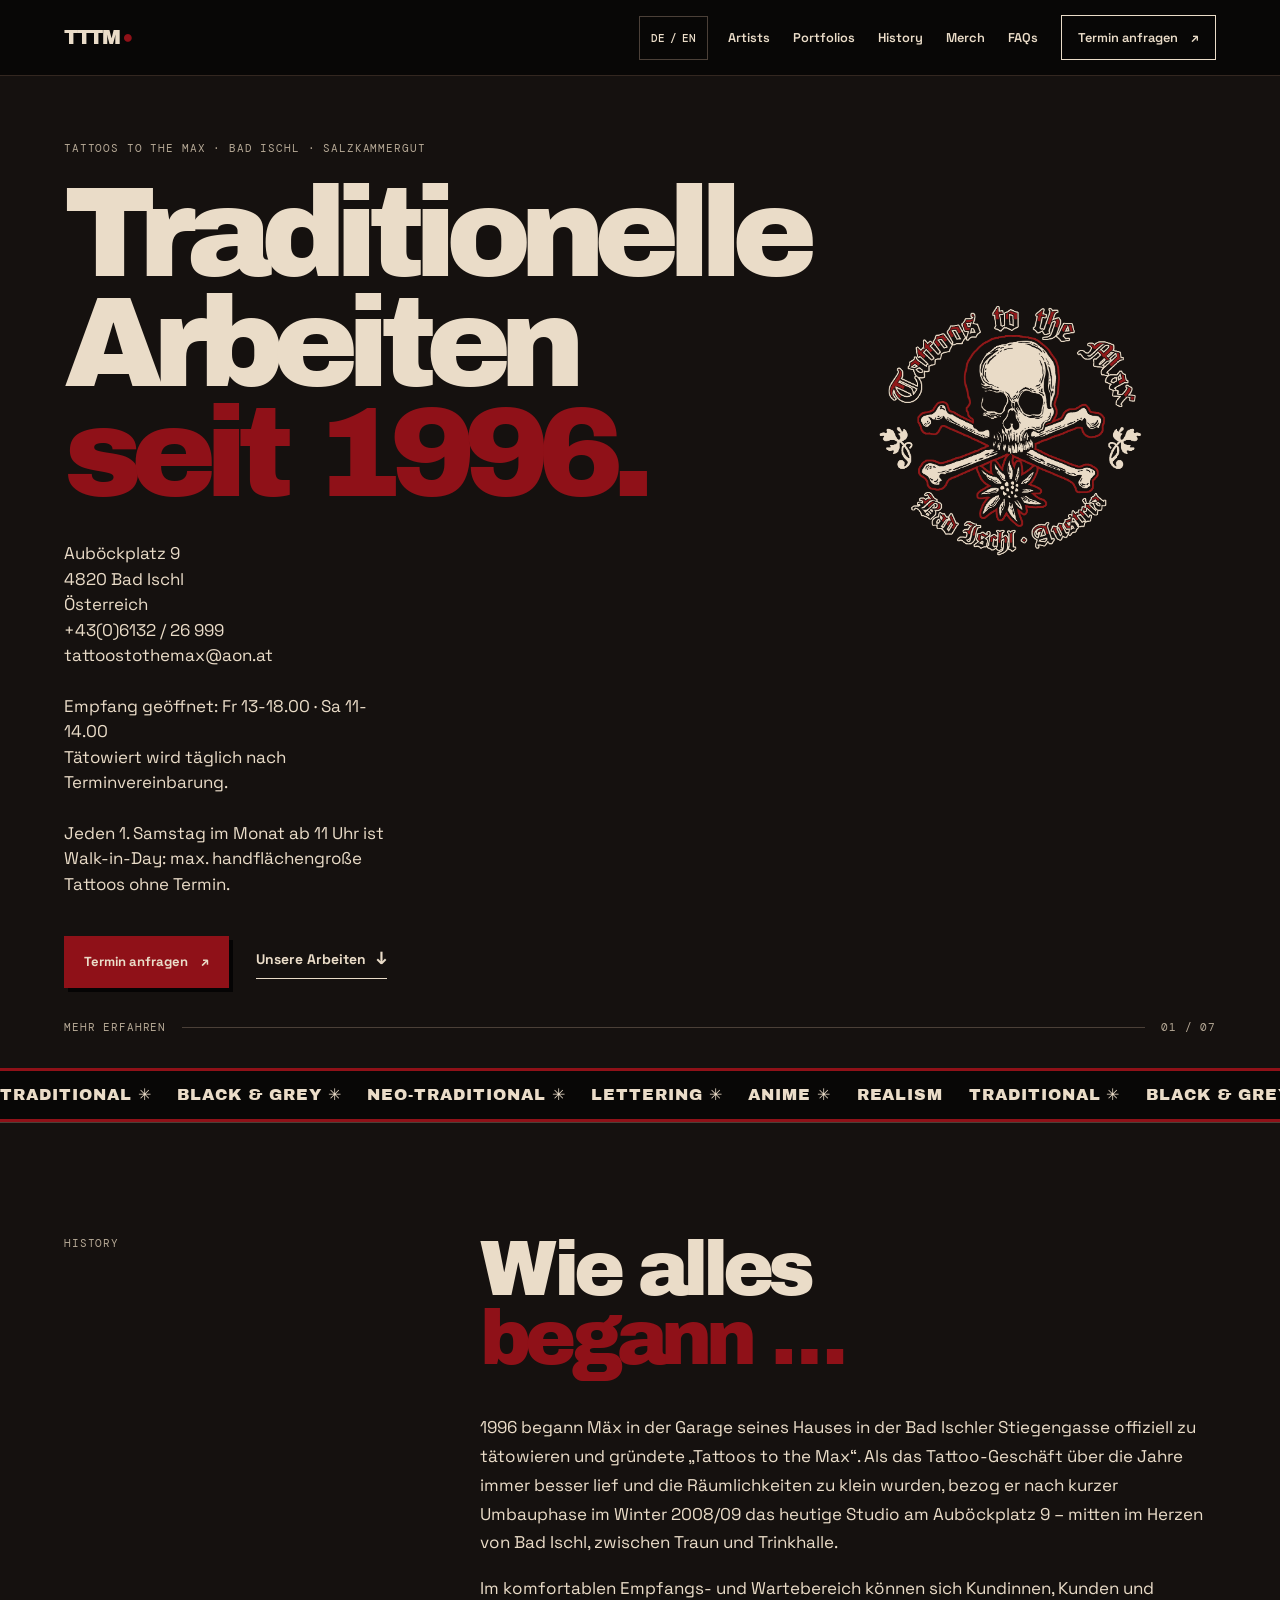
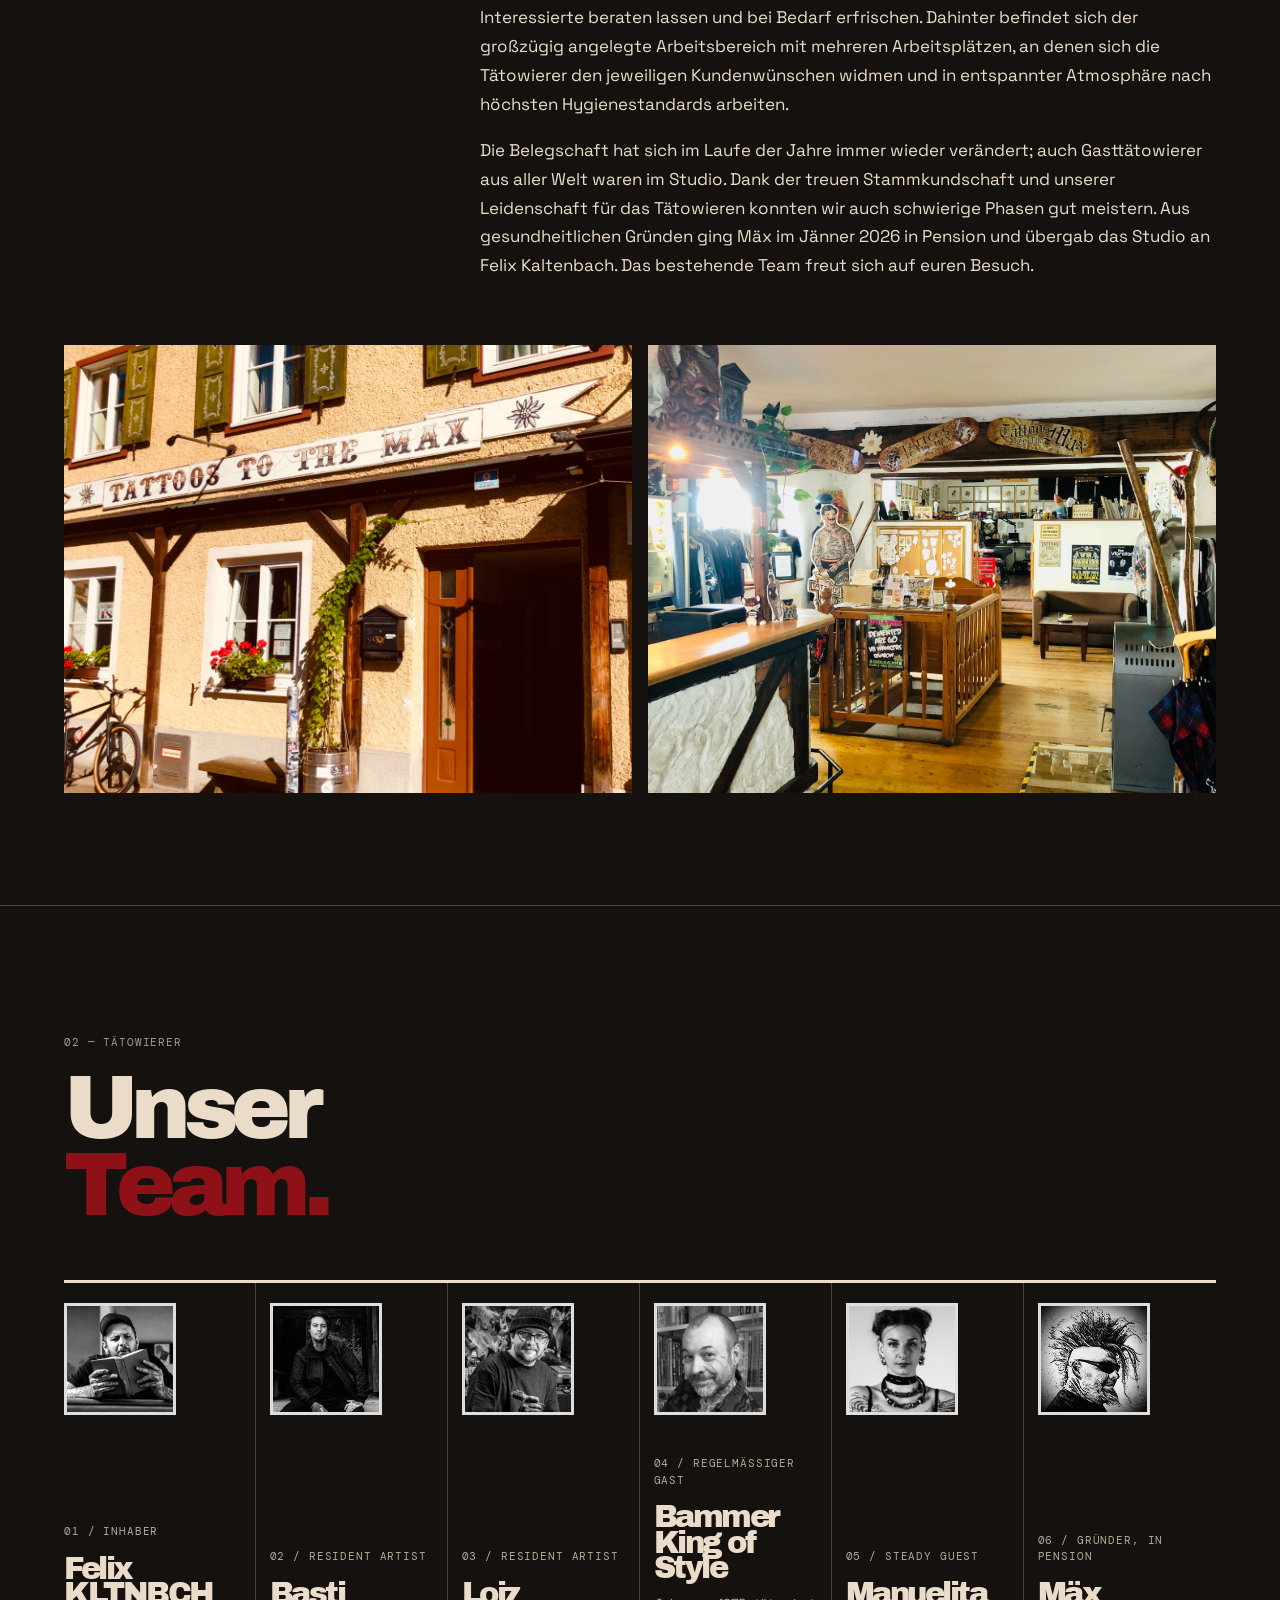
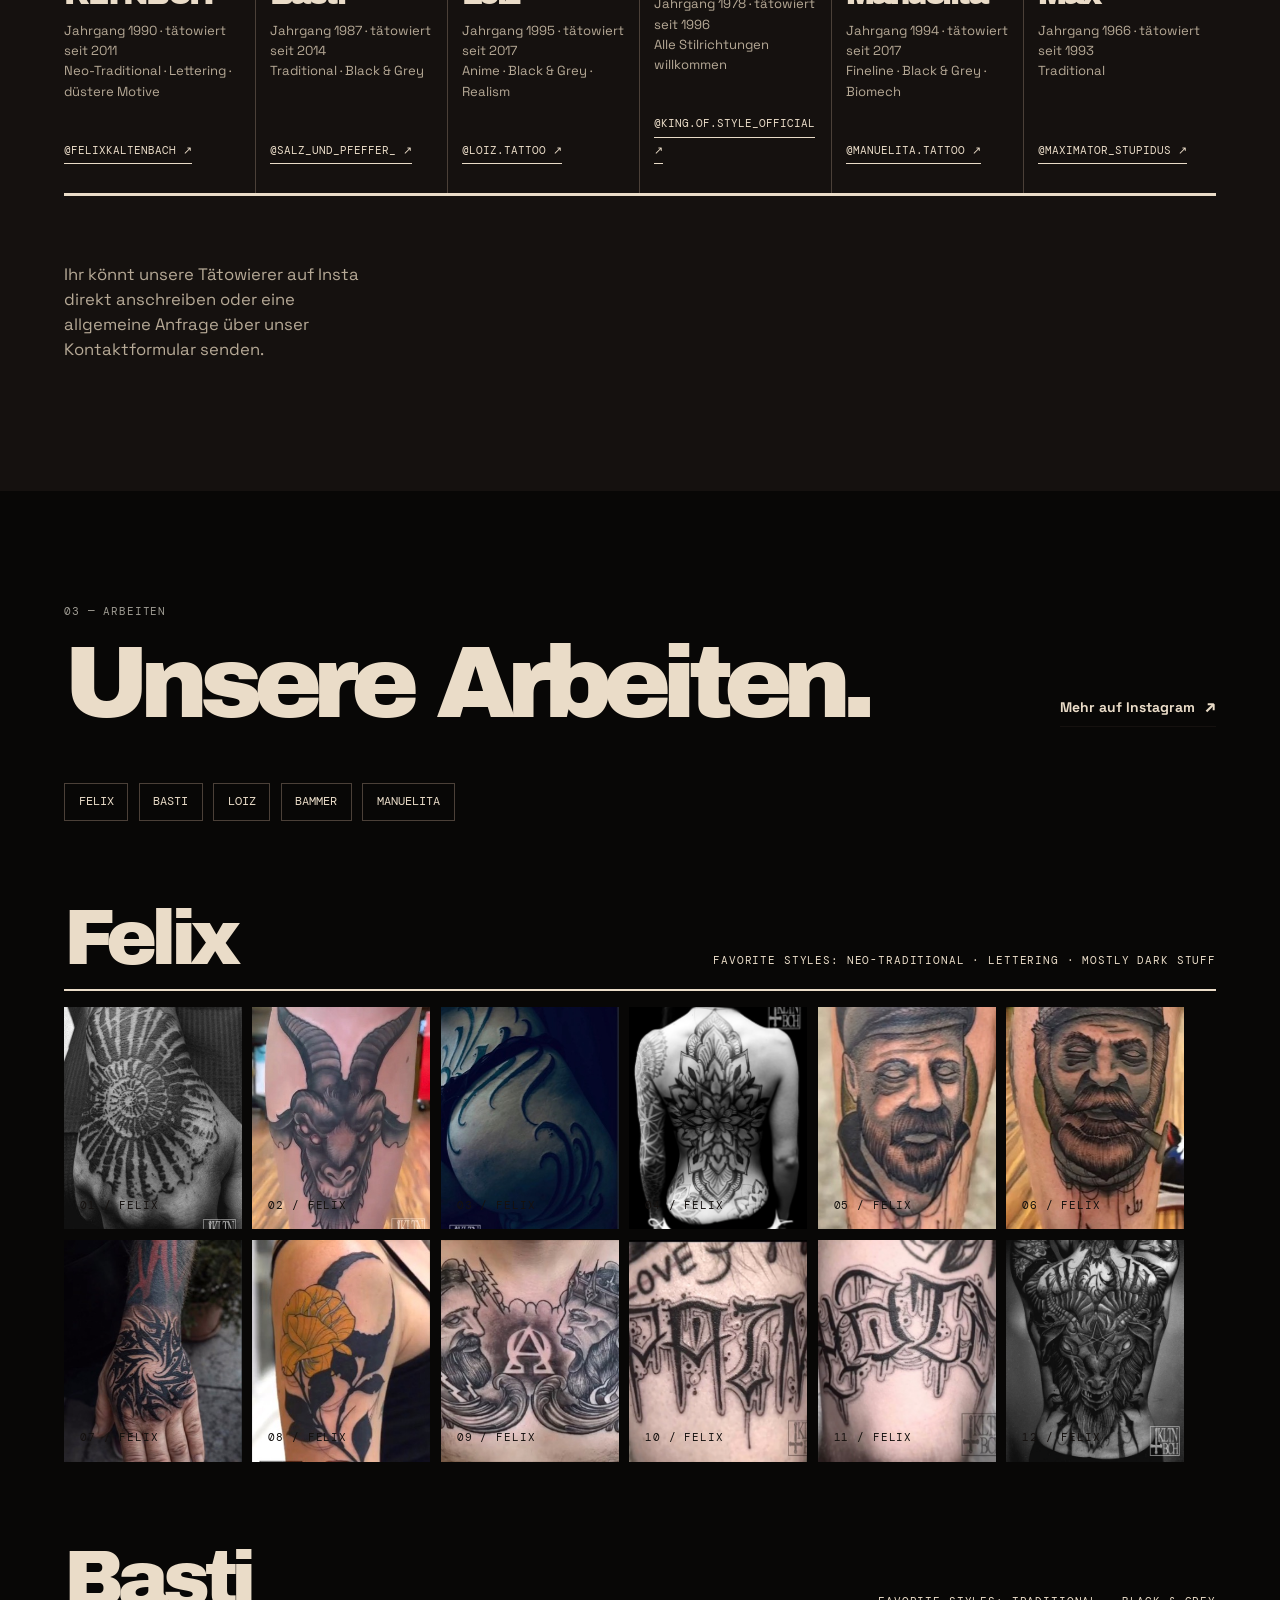
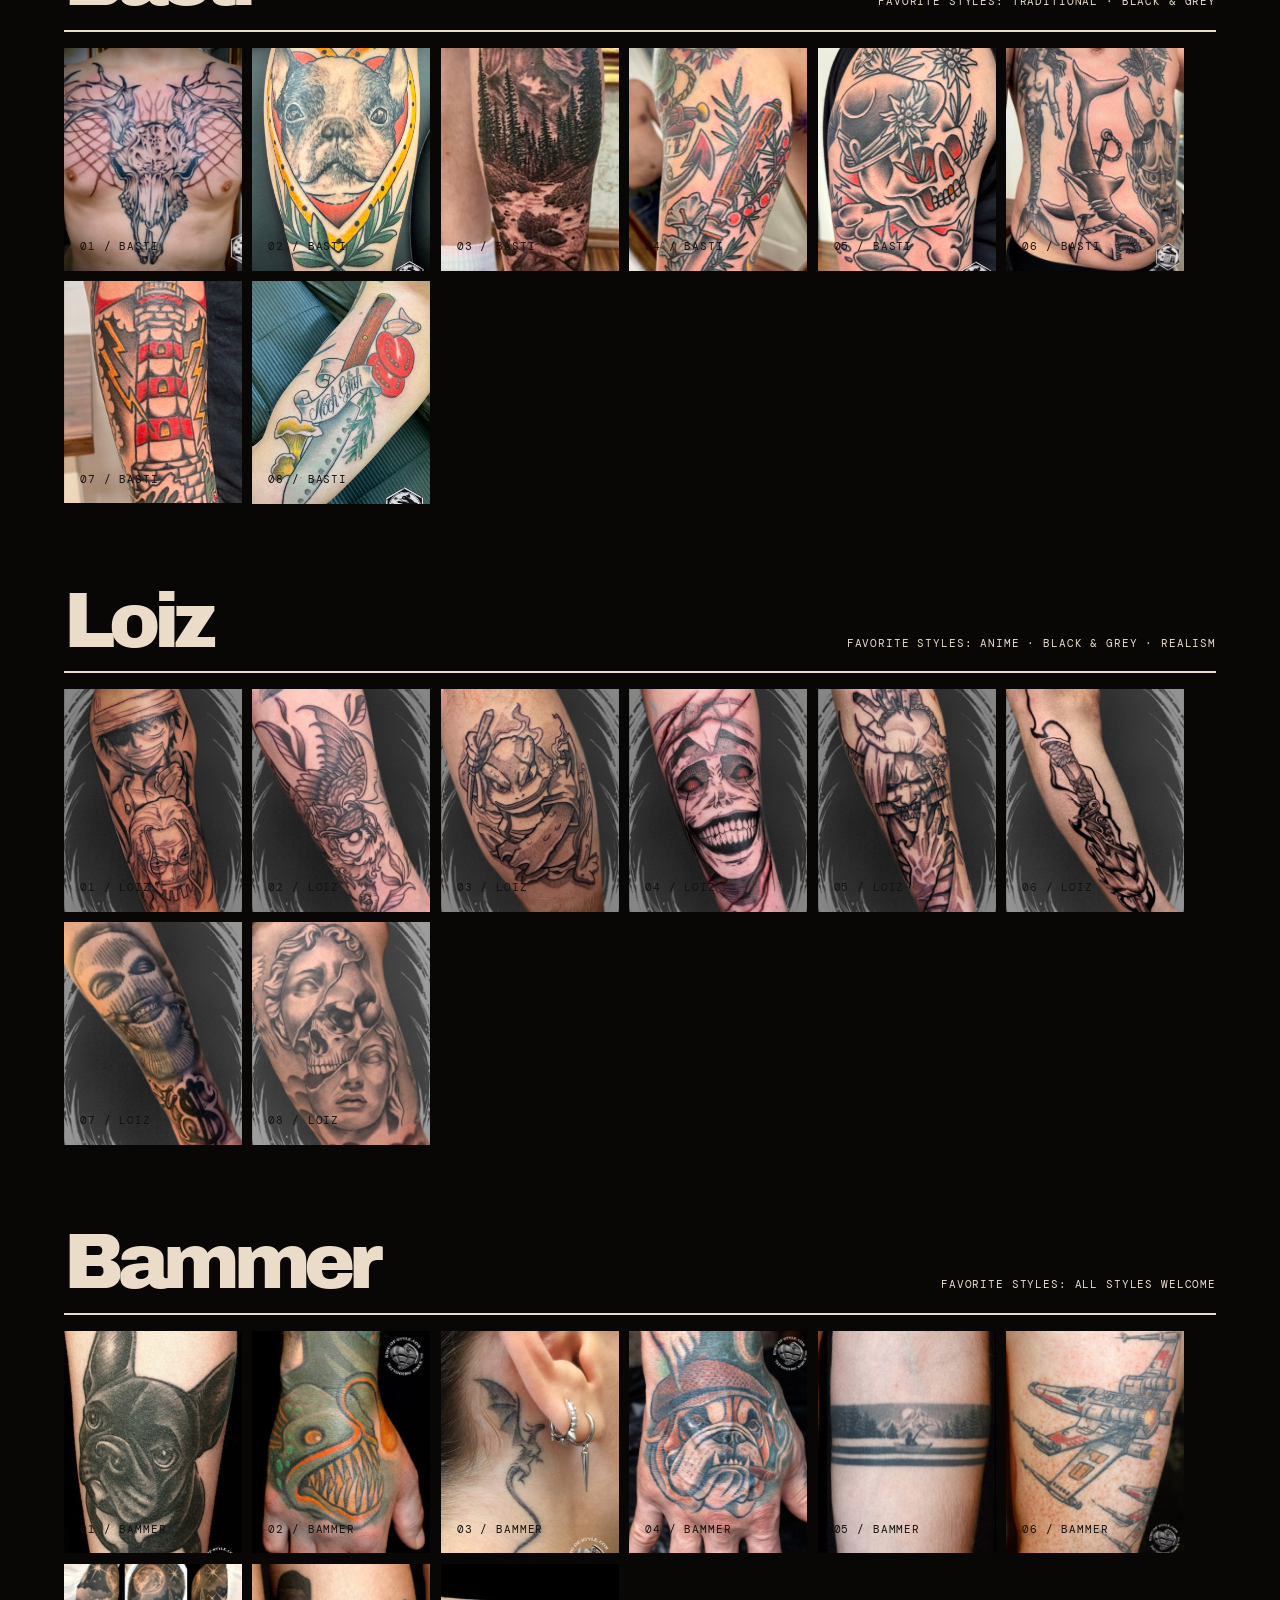
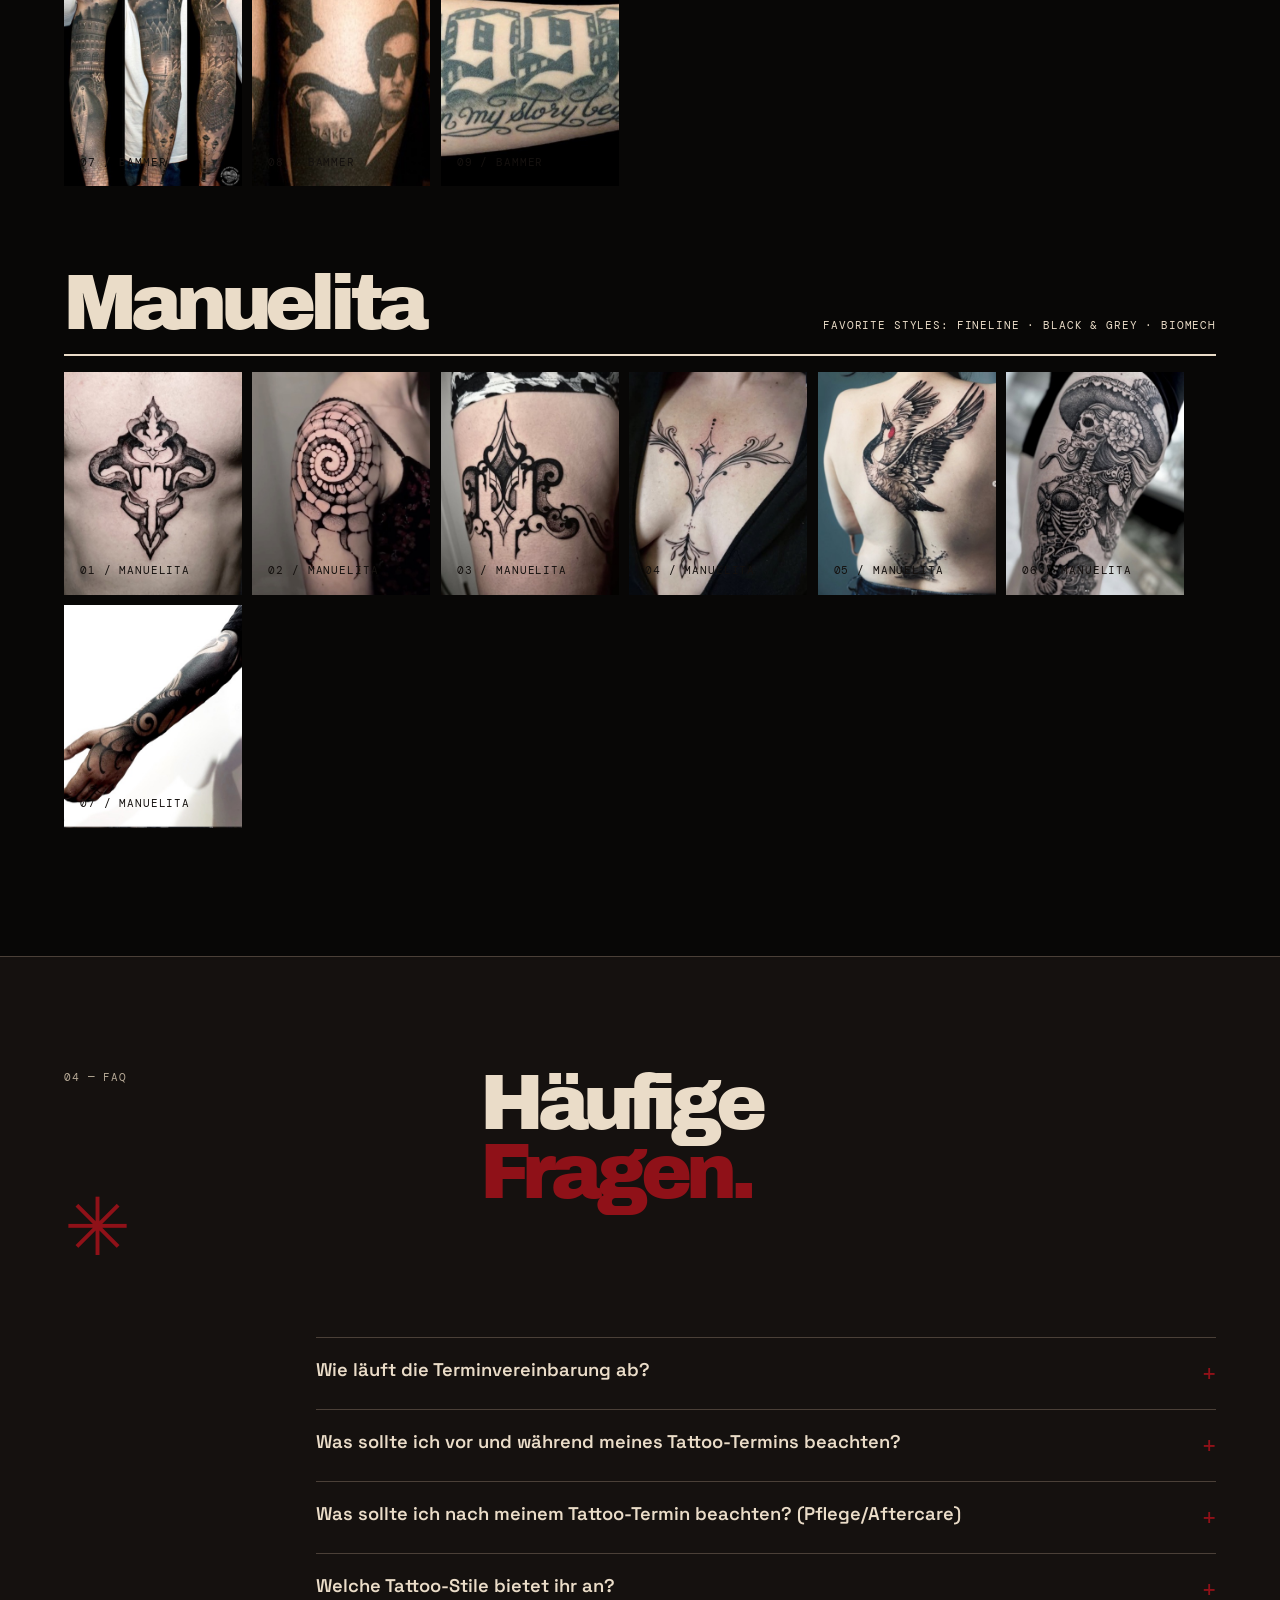
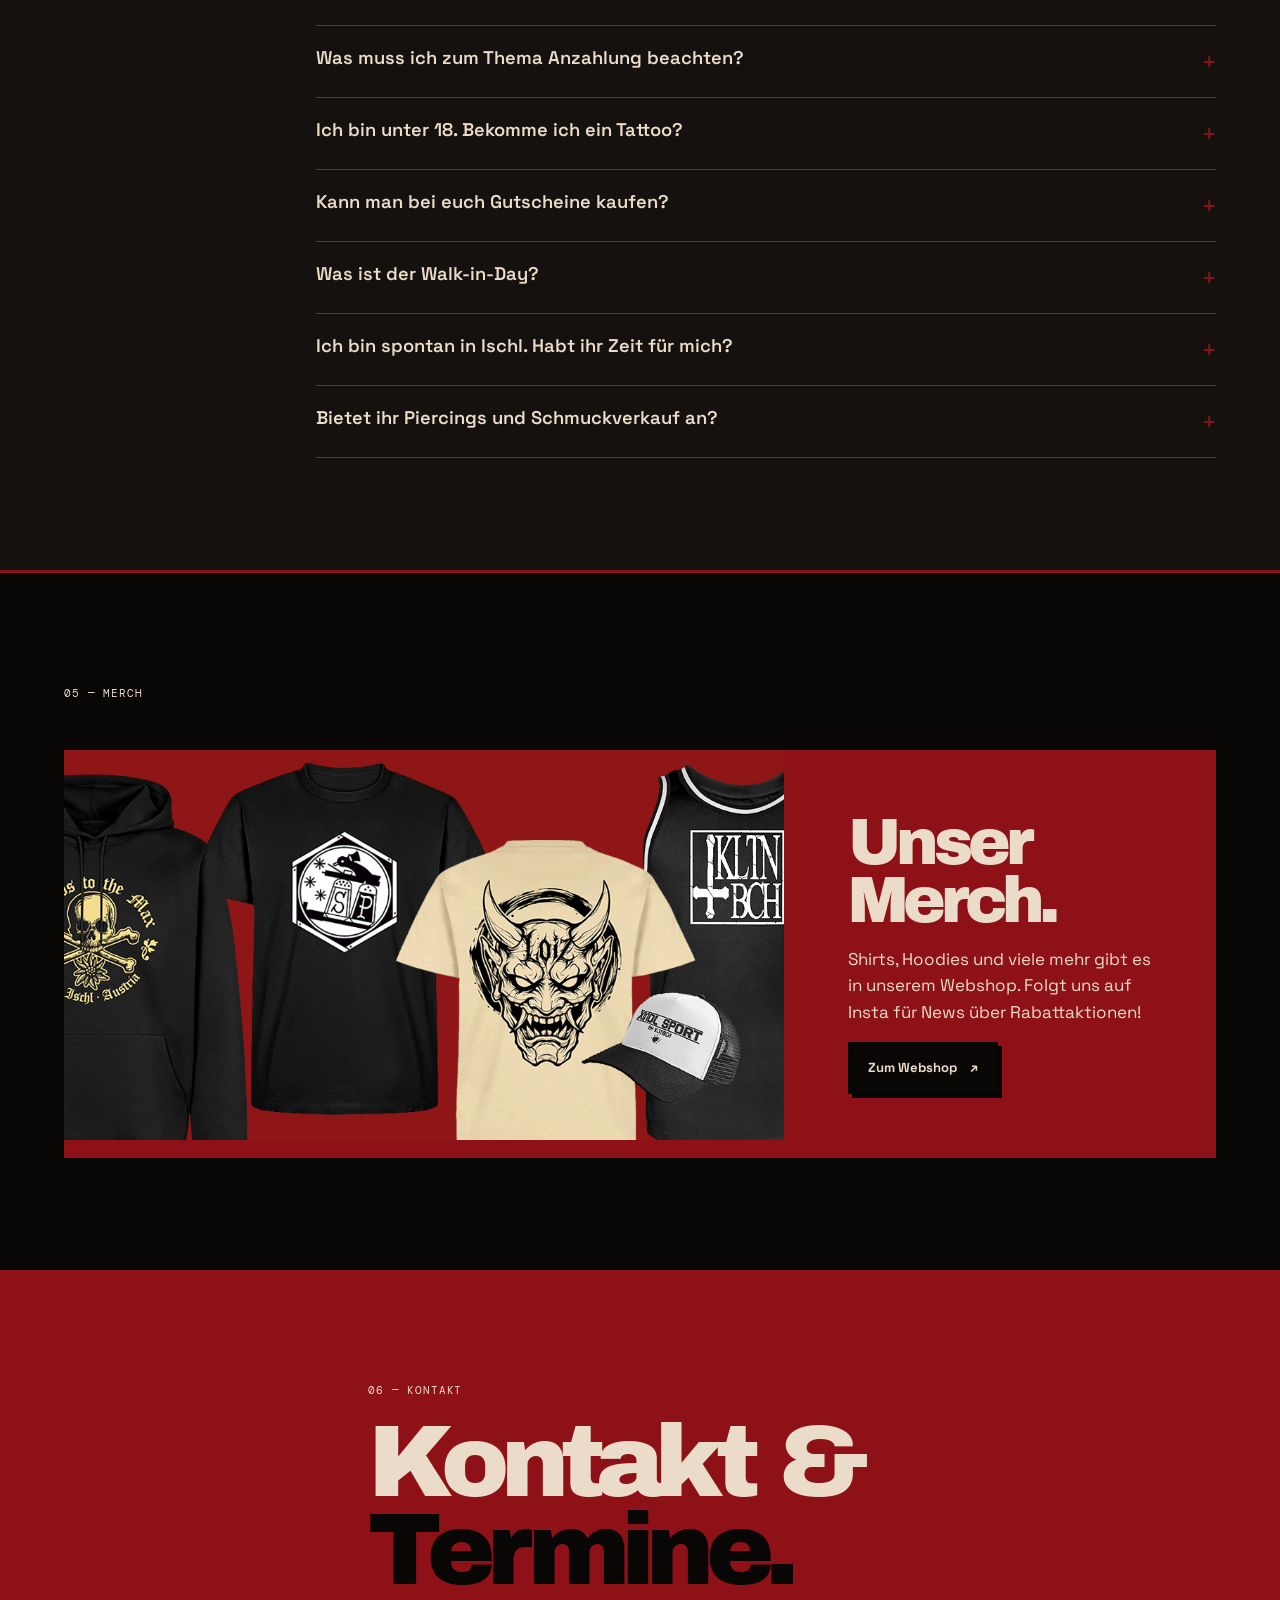
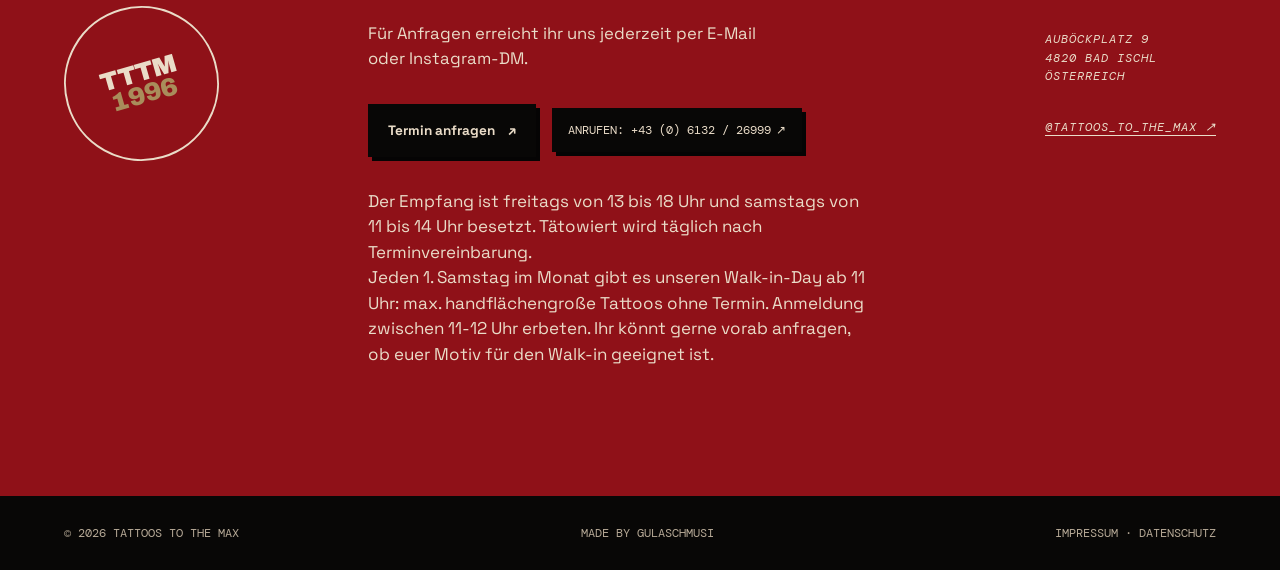
<file: index.html>
<!doctype html>
<html lang="de">
<head>
  <meta charset="UTF-8" /><meta name="viewport" content="width=device-width, initial-scale=1.0" />
  <meta name="description" content="Individuelle Tattoos in Bad Ischl seit 1996: Traditional, Black &amp; Grey, Realism, Anime, Lettering und mehr. Termine und Walk-ins im Salzkammergut." />
  <meta name="robots" content="index,follow,max-image-preview:large" />
  <link rel="canonical" href="https://tattoostothemax.at/" /><link rel="alternate" hreflang="de" href="https://tattoostothemax.at/" /><link rel="alternate" hreflang="en" href="https://tattoostothemax.at/en/" /><link rel="alternate" hreflang="x-default" href="https://tattoostothemax.at/" />
  <meta property="og:type" content="website" /><meta property="og:locale" content="de_AT" /><meta property="og:locale:alternate" content="en_AT" /><meta property="og:site_name" content="Tattoos to the Max" />
  <meta property="og:title" content="Tattoo Studio Bad Ischl | Tattoos to the Max" /><meta property="og:description" content="Individuelle Tattoos, Walk-ins und persönliche Beratung im Herzen von Bad Ischl – seit 1996." /><meta property="og:url" content="https://tattoostothemax.at/" /><meta property="og:image" content="https://tattoostothemax.at/assets/studio/brand/og-studio.jpg" /><meta property="og:image:width" content="1200" /><meta property="og:image:height" content="630" /><meta property="og:image:alt" content="Außenansicht des Tattoo-Studios Tattoos to the Max in Bad Ischl" />
  <meta name="twitter:card" content="summary_large_image" /><meta name="twitter:title" content="Tattoo Studio Bad Ischl | Tattoos to the Max" /><meta name="twitter:description" content="Individuelle Tattoos und persönliche Beratung in Bad Ischl – seit 1996." /><meta name="twitter:image" content="https://tattoostothemax.at/assets/studio/brand/og-studio.jpg" />
  <meta name="theme-color" content="#080706" /><link rel="icon" href="favicon-512.png" type="image/png" sizes="512x512" /><link rel="apple-touch-icon" href="apple-touch-icon-180.png" sizes="180x180" />
  <link rel="preconnect" href="https://fonts.googleapis.com" /><link rel="preconnect" href="https://fonts.gstatic.com" crossorigin />
  <link href="https://fonts.googleapis.com/css2?family=Archivo+Black&family=DM+Mono:wght@400;500&family=Space+Grotesk:wght@400;500;600;700&display=swap" rel="stylesheet" />
  <link rel="stylesheet" href="styles.css" /><link rel="stylesheet" href="artist-section.css" /><link rel="stylesheet" href="content-site.css?v=9" />
  <title>Tattoo Studio Bad Ischl | Tattoos to the Max</title>
  <script type="application/ld+json">
  {"@context":"https://schema.org","@graph":[{"@type":["LocalBusiness","TattooParlor"],"@id":"https://tattoostothemax.at/#studio","name":"Tattoos to the Max","description":"Tattoo-Studio in Bad Ischl für individuelle Tattoos, Traditional, Black & Grey, Realism, Neo-Traditional, Lettering, Anime und Fineline.","url":"https://tattoostothemax.at/","logo":"https://tattoostothemax.at/assets/studio/brand/logo-red-white.png","image":["https://tattoostothemax.at/assets/studio/brand/og-studio.jpg","https://tattoostothemax.at/assets/studio/studio/studio-1.jpg","https://tattoostothemax.at/assets/studio/studio/studio-2.jpg"],"telephone":"+43613226999","email":"tattoostothemax@aon.at","foundingDate":"1996","founder":{"@type":"Person","name":"Mäx"},"paymentAccepted":"Cash","address":{"@type":"PostalAddress","streetAddress":"Auböckplatz 9","postalCode":"4820","addressLocality":"Bad Ischl","addressRegion":"Oberösterreich","addressCountry":"AT"},"openingHoursSpecification":[{"@type":"OpeningHoursSpecification","dayOfWeek":"Friday","opens":"13:00","closes":"18:00"},{"@type":"OpeningHoursSpecification","dayOfWeek":"Saturday","opens":"11:00","closes":"14:00"}],"sameAs":["https://www.instagram.com/tattoos_to_the_max/","https://tattoos-to-the-max.myspreadshop.at/"],"hasOfferCatalog":{"@type":"OfferCatalog","name":"Tattoo-Stile","itemListElement":[{"@type":"Offer","itemOffered":{"@type":"Service","name":"Individuelle Tattoos"}},{"@type":"Offer","itemOffered":{"@type":"Service","name":"Walk-in Tattoos"}}]}},{"@type":"WebSite","@id":"https://tattoostothemax.at/#website","url":"https://tattoostothemax.at/","name":"Tattoos to the Max","inLanguage":["de-AT","en"]},{"@type":"WebPage","@id":"https://tattoostothemax.at/#webpage","url":"https://tattoostothemax.at/","name":"Tattoo Studio Bad Ischl | Tattoos to the Max","inLanguage":"de-AT","isPartOf":{"@id":"https://tattoostothemax.at/#website"},"about":{"@id":"https://tattoostothemax.at/#studio"},"primaryImageOfPage":"https://tattoostothemax.at/assets/studio/brand/og-studio.jpg"}]}
  </script>
</head>
<body>
  <header class="site-header">
    <a class="brand" href="#top" aria-label="Tattoos to the Max Startseite"><span class="brand-mark">TTTM</span><span class="brand-dot">●</span></a>
    <div class="language-switch"><a href="/en/" lang="en" aria-label="Switch to English">DE <span aria-hidden="true">/</span> EN</a></div>
    <button class="menu-toggle" type="button" aria-expanded="false" aria-controls="site-nav">Menü <span>+</span></button>
    <nav id="site-nav" class="site-nav" aria-label="Hauptnavigation"><a href="#artists">Artists</a><a href="#arbeiten">Portfolios</a><a href="#geschichte">History</a><a href="#shop">Merch</a><a href="#faq">FAQs</a><a href="#kontakt" class="nav-cta">Termin anfragen <span>↗</span></a><div class="mobile-language-switch"><a href="/en/" lang="en" aria-label="Switch to English">DE <span aria-hidden="true">/</span> EN</a></div></nav>
  </header>
  <main id="top">
    <section class="hero section-pad">
      <div class="hero-copy"><p class="eyebrow">Tattoos to the Max · Bad Ischl · Salzkammergut</p><h1>Traditionelle Arbeiten<br /><em>seit 1996.</em></h1><p class="hero-intro">Auböckplatz 9<br />4820 Bad Ischl<br />Österreich<br /><a href="tel:+43613226999">+43(0)6132 / 26 999</a><br /><a href="mailto:tattoostothemax@aon.at">tattoostothemax@aon.at</a><br /><br />Empfang geöffnet: Fr 13-18.00 · Sa 11-14.00<br />Tätowiert wird täglich nach Terminvereinbarung.<br /><br />Jeden 1. Samstag im Monat ab 11 Uhr ist Walk-in-Day: max. handflächengroße Tattoos ohne Termin.</p><div class="hero-actions"><a class="button button-dark" href="#kontakt">Termin anfragen <span>↗</span></a><a class="text-link" href="#arbeiten">Unsere Arbeiten <span>↓</span></a></div></div>
      <div class="hero-art" aria-label="Tattoos to the Max Logo"><img class="hero-logo" src="assets/studio/brand/logo-red-white.png" width="1500" height="1372" alt="Tattoos to the Max" fetchpriority="high" /></div>
      <div class="hero-footer mono"><span>Mehr erfahren</span><span class="line"></span><span>01 / 07</span></div>
    </section>
    <section class="marquee" aria-label="Tattoo-Stile"><div class="marquee-track"><div class="marquee-content"><span>TRADITIONAL <b aria-hidden="true">✳</b></span><span>BLACK &amp; GREY <b aria-hidden="true">✳</b></span><span>NEO-TRADITIONAL <b aria-hidden="true">✳</b></span><span>LETTERING <b aria-hidden="true">✳</b></span><span>ANIME <b aria-hidden="true">✳</b></span><span>REALISM</span></div><div class="marquee-content" aria-hidden="true"><span>TRADITIONAL <b aria-hidden="true">✳</b></span><span>BLACK &amp; GREY <b aria-hidden="true">✳</b></span><span>NEO-TRADITIONAL <b aria-hidden="true">✳</b></span><span>LETTERING <b aria-hidden="true">✳</b></span><span>ANIME <b aria-hidden="true">✳</b></span><span>REALISM</span></div></div></section>

    <section id="geschichte" class="studio-section section-pad"><div class="split-section"><p class="eyebrow">History</p><div class="section-content"><h2>Wie alles<br /><span>begann …</span></h2><p>1996 begann Mäx in der Garage seines Hauses in der Bad Ischler Stiegengasse offiziell zu tätowieren und gründete „Tattoos to the Max“. Als das Tattoo-Geschäft über die Jahre immer besser lief und die Räumlichkeiten zu klein wurden, bezog er nach kurzer Umbauphase im Winter 2008/09 das heutige Studio am Auböckplatz 9 – mitten im Herzen von Bad Ischl, zwischen Traun und Trinkhalle.</p><p>Im komfortablen Empfangs- und Wartebereich können sich Kundinnen, Kunden und Interessierte beraten lassen und bei Bedarf erfrischen. Dahinter befindet sich der großzügig angelegte Arbeitsbereich mit mehreren Arbeitsplätzen, an denen sich die Tätowierer den jeweiligen Kundenwünschen widmen und in entspannter Atmosphäre nach höchsten Hygienestandards arbeiten.</p><p>Die Belegschaft hat sich im Laufe der Jahre immer wieder verändert; auch Gasttätowierer aus aller Welt waren im Studio. Dank der treuen Stammkundschaft und unserer Leidenschaft für das Tätowieren konnten wir auch schwierige Phasen gut meistern. Aus gesundheitlichen Gründen ging Mäx im Jänner 2026 in Pension und übergab das Studio an Felix Kaltenbach. Das bestehende Team freut sich auf euren Besuch.</p></div></div><div class="studio-grid"><img src="assets/studio/studio/studio-1.jpg" width="1187" height="1600" alt="Außenansicht von Tattoos to the Max am Auböckplatz in Bad Ischl" loading="lazy" /><img src="assets/studio/studio/studio-2.jpg" width="1401" height="1600" alt="Empfangs- und Arbeitsbereich von Tattoos to the Max" loading="lazy" /></div></section>
    <section id="artists" class="artists-section section-pad"><div class="section-heading"><div><p class="eyebrow">02 — Tätowierer</p><h2>Unser<br /><em>Team.</em></h2></div></div><div class="artist-list">
      <article class="artist-card"><img src="assets/studio/portraits/felix.jpg" width="1000" height="669" alt="Porträt von Felix Kaltenbach" loading="lazy" /><div><p class="artist-number mono">01 / Inhaber</p><h3>Felix<br />KLTNBCH</h3><p class="artist-meta"><span>Jahrgang 1990 · tätowiert seit 2011</span><span>Neo-Traditional · Lettering · düstere Motive</span></p><a href="https://www.instagram.com/felixkaltenbach/" target="_blank" rel="noreferrer">@felixkaltenbach ↗</a></div></article>
      <article class="artist-card"><img src="assets/studio/portraits/basti.jpg" width="809" height="1000" alt="Porträt von Basti" loading="lazy" /><div><p class="artist-number mono">02 / Resident Artist</p><h3>Basti</h3><p class="artist-meta"><span>Jahrgang 1987 · tätowiert seit 2014</span><span>Traditional · Black &amp; Grey</span></p><a href="https://www.instagram.com/salz_und_pfeffer_/" target="_blank" rel="noreferrer">@salz_und_pfeffer_ ↗</a></div></article>
      <article class="artist-card"><img src="assets/studio/portraits/loiz.jpg" width="715" height="1000" alt="Porträt von Loiz" loading="lazy" /><div><p class="artist-number mono">03 / Resident Artist</p><h3>Loiz</h3><p class="artist-meta"><span>Jahrgang 1995 · tätowiert seit 2017</span><span>Anime · Black &amp; Grey · Realism</span></p><a href="https://www.instagram.com/loiz.tattoo/" target="_blank" rel="noreferrer">@loiz.tattoo ↗</a></div></article>
      <article class="artist-card"><img src="assets/studio/portraits/bammer.jpg" width="1000" height="1000" alt="Porträt von Bammer" loading="lazy" /><div><p class="artist-number mono">04 / Regelmäßiger Gast</p><h3>Bammer<br />King of Style</h3><p class="artist-meta"><span>Jahrgang 1978 · tätowiert seit 1996</span><span>Alle Stilrichtungen willkommen</span></p><a href="https://www.instagram.com/king.of.style_official/" target="_blank" rel="noreferrer">@king.of.style_official ↗</a></div></article>
      <article class="artist-card"><img src="assets/studio/portraits/manuelita.jpg" width="1080" height="1350" alt="Porträt von Manuelita" loading="lazy" /><div><p class="artist-number mono">05 / Steady Guest</p><h3>Manuelita</h3><p class="artist-meta"><span>Jahrgang 1994 · tätowiert seit 2017</span><span>Fineline · Black &amp; Grey · Biomech</span></p><a href="https://www.instagram.com/manuelita.tattoo/" target="_blank" rel="noreferrer">@manuelita.tattoo ↗</a></div></article>
      <article class="artist-card"><img src="assets/studio/portraits/max.jpg" width="206" height="206" alt="Porträt von Mäx" loading="lazy" /><div><p class="artist-number mono">06 / Gründer, in Pension</p><h3>Mäx</h3><p class="artist-meta"><span>Jahrgang 1966 · tätowiert seit 1993</span><span>Traditional</span></p><a href="https://www.instagram.com/maximator_stupidus/" target="_blank" rel="noreferrer">@maximator_stupidus ↗</a></div></article>
    </div><p class="artists-intro">Ihr könnt unsere Tätowierer auf Insta direkt anschreiben oder eine allgemeine Anfrage über unser Kontaktformular senden.</p></section>
    <section id="arbeiten" class="work-section section-pad"><div class="section-heading"><div><p class="eyebrow">03 — Arbeiten</p><h2>Unsere Arbeiten.</h2></div><a class="text-link" href="https://www.instagram.com/tattoos_to_the_max/" target="_blank" rel="noreferrer">Mehr auf Instagram <span>↗</span></a></div><nav class="portfolio-nav" aria-label="Portfolio nach Tätowierer"><a href="#felix">Felix</a><a href="#basti">Basti</a><a href="#loiz">Loiz</a><a href="#bammer">Bammer</a><a href="#manuelita">Manuelita</a></nav>
<div id="felix" class="artist-portfolio"><div class="portfolio-heading"><h3>Felix</h3><span class="mono">Favorite Styles: Neo-Traditional · Lettering · mostly dark stuff</span></div><div class="portfolio-gallery" data-gallery><button class="gallery-card" data-full="assets/studio/portfolio/felix-1.jpg" aria-label="Tattoo von Felix öffnen"><img src="assets/studio/thumbs/felix-1.jpg" alt="Tattoo von Felix" loading="lazy" /><span class="card-label">01 / Felix</span></button><button class="gallery-card" data-full="assets/studio/portfolio/felix-2.jpg" aria-label="Tattoo von Felix öffnen"><img src="assets/studio/thumbs/felix-2.jpg" alt="Tattoo von Felix" loading="lazy" /><span class="card-label">02 / Felix</span></button><button class="gallery-card" data-full="assets/studio/portfolio/felix-3.jpg" aria-label="Tattoo von Felix öffnen"><img src="assets/studio/thumbs/felix-3.jpg" alt="Tattoo von Felix" loading="lazy" /><span class="card-label">03 / Felix</span></button><button class="gallery-card" data-full="assets/studio/portfolio/felix-4.jpg" aria-label="Tattoo von Felix öffnen"><img src="assets/studio/thumbs/felix-4.jpg" alt="Tattoo von Felix" loading="lazy" /><span class="card-label">04 / Felix</span></button><button class="gallery-card" data-full="assets/studio/portfolio/felix-5.jpg" aria-label="Tattoo von Felix öffnen"><img src="assets/studio/thumbs/felix-5.jpg" alt="Tattoo von Felix" loading="lazy" /><span class="card-label">05 / Felix</span></button><button class="gallery-card" data-full="assets/studio/portfolio/felix-6.jpg" aria-label="Tattoo von Felix öffnen"><img src="assets/studio/thumbs/felix-6.jpg" alt="Tattoo von Felix" loading="lazy" /><span class="card-label">06 / Felix</span></button><button class="gallery-card" data-full="assets/studio/portfolio/felix-7.jpg" aria-label="Tattoo von Felix öffnen"><img src="assets/studio/thumbs/felix-7.jpg" alt="Tattoo von Felix" loading="lazy" /><span class="card-label">07 / Felix</span></button><button class="gallery-card" data-full="assets/studio/portfolio/felix-8.jpg" aria-label="Tattoo von Felix öffnen"><img src="assets/studio/thumbs/felix-8.jpg" alt="Tattoo von Felix" loading="lazy" /><span class="card-label">08 / Felix</span></button><button class="gallery-card" data-full="assets/studio/portfolio/felix-9.jpg" aria-label="Tattoo von Felix öffnen"><img src="assets/studio/thumbs/felix-9.jpg" alt="Tattoo von Felix" loading="lazy" /><span class="card-label">09 / Felix</span></button><button class="gallery-card" data-full="assets/studio/portfolio/felix-10.jpg" aria-label="Tattoo von Felix öffnen"><img src="assets/studio/thumbs/felix-10.jpg" alt="Tattoo von Felix" loading="lazy" /><span class="card-label">10 / Felix</span></button><button class="gallery-card" data-full="assets/studio/portfolio/felix-11.jpg" aria-label="Tattoo von Felix öffnen"><img src="assets/studio/thumbs/felix-11.jpg" alt="Tattoo von Felix" loading="lazy" /><span class="card-label">11 / Felix</span></button><button class="gallery-card" data-full="assets/studio/portfolio/felix-ruecken.jpg" aria-label="Rückentattoo von Felix öffnen"><img src="assets/studio/thumbs/felix-ruecken.jpg" alt="Rückentattoo von Felix" loading="lazy" /><span class="card-label">12 / Felix</span></button></div></div>
<div id="basti" class="artist-portfolio"><div class="portfolio-heading"><h3>Basti</h3><span class="mono">Favorite Styles: Traditional · Black &amp; Grey</span></div><div class="portfolio-gallery" data-gallery><button class="gallery-card" data-full="assets/studio/portfolio/basti-1.jpg" aria-label="Tattoo von Basti öffnen"><img src="assets/studio/thumbs/basti-1.jpg" alt="Tattoo von Basti" loading="lazy" /><span class="card-label">01 / Basti</span></button><button class="gallery-card" data-full="assets/studio/portfolio/basti-2.jpg" aria-label="Tattoo von Basti öffnen"><img src="assets/studio/thumbs/basti-2.jpg" alt="Tattoo von Basti" loading="lazy" /><span class="card-label">02 / Basti</span></button><button class="gallery-card" data-full="assets/studio/portfolio/basti-3.jpg" aria-label="Tattoo von Basti öffnen"><img src="assets/studio/thumbs/basti-3.jpg" alt="Tattoo von Basti" loading="lazy" /><span class="card-label">03 / Basti</span></button><button class="gallery-card" data-full="assets/studio/portfolio/basti-4.jpg" aria-label="Tattoo von Basti öffnen"><img src="assets/studio/thumbs/basti-4.jpg" alt="Tattoo von Basti" loading="lazy" /><span class="card-label">04 / Basti</span></button><button class="gallery-card" data-full="assets/studio/portfolio/basti-5.jpg" aria-label="Tattoo von Basti öffnen"><img src="assets/studio/thumbs/basti-5.jpg" alt="Tattoo von Basti" loading="lazy" /><span class="card-label">05 / Basti</span></button><button class="gallery-card" data-full="assets/studio/portfolio/basti-6.jpg" aria-label="Tattoo von Basti öffnen"><img src="assets/studio/thumbs/basti-6.jpg" alt="Tattoo von Basti" loading="lazy" /><span class="card-label">06 / Basti</span></button><button class="gallery-card" data-full="assets/studio/portfolio/basti-7.jpg" aria-label="Tattoo von Basti öffnen"><img src="assets/studio/thumbs/basti-7.jpg" alt="Tattoo von Basti" loading="lazy" /><span class="card-label">07 / Basti</span></button><button class="gallery-card" data-full="assets/studio/portfolio/basti-8.jpg" aria-label="Tattoo von Basti öffnen"><img src="assets/studio/thumbs/basti-8.jpg" alt="Tattoo von Basti" loading="lazy" /><span class="card-label">08 / Basti</span></button></div></div>
<div id="loiz" class="artist-portfolio"><div class="portfolio-heading"><h3>Loiz</h3><span class="mono">Favorite Styles: Anime · Black &amp; Grey · Realism</span></div><div class="portfolio-gallery" data-gallery><button class="gallery-card" data-full="assets/studio/portfolio/loiz-1.jpg" aria-label="Tattoo von Loiz öffnen"><img src="assets/studio/thumbs/loiz-1.jpg" alt="Tattoo von Loiz" loading="lazy" /><span class="card-label">01 / Loiz</span></button><button class="gallery-card" data-full="assets/studio/portfolio/loiz-2.jpg" aria-label="Tattoo von Loiz öffnen"><img src="assets/studio/thumbs/loiz-2.jpg" alt="Tattoo von Loiz" loading="lazy" /><span class="card-label">02 / Loiz</span></button><button class="gallery-card" data-full="assets/studio/portfolio/loiz-3.jpg" aria-label="Tattoo von Loiz öffnen"><img src="assets/studio/thumbs/loiz-3.jpg" alt="Tattoo von Loiz" loading="lazy" /><span class="card-label">03 / Loiz</span></button><button class="gallery-card" data-full="assets/studio/portfolio/loiz-4.jpg" aria-label="Tattoo von Loiz öffnen"><img src="assets/studio/thumbs/loiz-4.jpg" alt="Tattoo von Loiz" loading="lazy" /><span class="card-label">04 / Loiz</span></button><button class="gallery-card" data-full="assets/studio/portfolio/loiz-5.jpg" aria-label="Tattoo von Loiz öffnen"><img src="assets/studio/thumbs/loiz-5.jpg" alt="Tattoo von Loiz" loading="lazy" /><span class="card-label">05 / Loiz</span></button><button class="gallery-card" data-full="assets/studio/portfolio/loiz-6.jpg" aria-label="Tattoo von Loiz öffnen"><img src="assets/studio/thumbs/loiz-6.jpg" alt="Tattoo von Loiz" loading="lazy" /><span class="card-label">06 / Loiz</span></button><button class="gallery-card" data-full="assets/studio/portfolio/loiz-7.jpg" aria-label="Tattoo von Loiz öffnen"><img src="assets/studio/thumbs/loiz-7.jpg" alt="Tattoo von Loiz" loading="lazy" /><span class="card-label">07 / Loiz</span></button><button class="gallery-card" data-full="assets/studio/portfolio/loiz-8.jpg" aria-label="Tattoo von Loiz öffnen"><img src="assets/studio/thumbs/loiz-8.jpg" alt="Tattoo von Loiz" loading="lazy" /><span class="card-label">08 / Loiz</span></button></div></div>
<div id="bammer" class="artist-portfolio"><div class="portfolio-heading"><h3>Bammer</h3><span class="mono">Favorite Styles: All styles welcome</span></div><div class="portfolio-gallery" data-gallery><button class="gallery-card" data-full="assets/studio/portfolio/bammer-1.jpg" aria-label="Tattoo von Bammer öffnen"><img src="assets/studio/thumbs/bammer-1.jpg" alt="Tattoo von Bammer" loading="lazy" /><span class="card-label">01 / Bammer</span></button><button class="gallery-card" data-full="assets/studio/portfolio/bammer-2.jpg" aria-label="Tattoo von Bammer öffnen"><img src="assets/studio/thumbs/bammer-2.jpg" alt="Tattoo von Bammer" loading="lazy" /><span class="card-label">02 / Bammer</span></button><button class="gallery-card" data-full="assets/studio/portfolio/bammer-3.jpg" aria-label="Tattoo von Bammer öffnen"><img src="assets/studio/thumbs/bammer-3.jpg" alt="Tattoo von Bammer" loading="lazy" /><span class="card-label">03 / Bammer</span></button><button class="gallery-card" data-full="assets/studio/portfolio/bammer-4.jpg" aria-label="Tattoo von Bammer öffnen"><img src="assets/studio/thumbs/bammer-4.jpg" alt="Tattoo von Bammer" loading="lazy" /><span class="card-label">04 / Bammer</span></button><button class="gallery-card" data-full="assets/studio/portfolio/bammer-5.jpg" aria-label="Tattoo von Bammer öffnen"><img src="assets/studio/thumbs/bammer-5.jpg" alt="Tattoo von Bammer" loading="lazy" /><span class="card-label">05 / Bammer</span></button><button class="gallery-card" data-full="assets/studio/portfolio/bammer-6.jpg" aria-label="Tattoo von Bammer öffnen"><img src="assets/studio/thumbs/bammer-6.jpg" alt="Tattoo von Bammer" loading="lazy" /><span class="card-label">06 / Bammer</span></button><button class="gallery-card" data-full="assets/studio/portfolio/bammer-7.jpg" aria-label="Tattoo von Bammer öffnen"><img src="assets/studio/thumbs/bammer-7.jpg" alt="Tattoo von Bammer" loading="lazy" /><span class="card-label">07 / Bammer</span></button><button class="gallery-card" data-full="assets/studio/portfolio/bammer-8.jpg" aria-label="Tattoo von Bammer öffnen"><img src="assets/studio/thumbs/bammer-8.jpg" alt="Tattoo von Bammer" loading="lazy" /><span class="card-label">08 / Bammer</span></button><button class="gallery-card" data-full="assets/studio/portfolio/bammer-9.jpg" aria-label="Tattoo von Bammer öffnen"><img src="assets/studio/thumbs/bammer-9.jpg" alt="Tattoo von Bammer" loading="lazy" /><span class="card-label">09 / Bammer</span></button></div></div>

<div id="manuelita" class="artist-portfolio"><div class="portfolio-heading"><h3>Manuelita</h3><span class="mono">Favorite Styles: Fineline · Black &amp; Grey · Biomech</span></div><div class="portfolio-gallery" data-gallery><button class="gallery-card" data-full="assets/studio/portfolio/manuelita-1.jpg" aria-label="Tattoo von Manuelita öffnen"><img src="assets/studio/thumbs/manuelita-1.jpg" alt="Tattoo von Manuelita" loading="lazy" /><span class="card-label">01 / Manuelita</span></button><button class="gallery-card" data-full="assets/studio/portfolio/manuelita-2.jpg" aria-label="Tattoo von Manuelita öffnen"><img src="assets/studio/thumbs/manuelita-2.jpg" alt="Tattoo von Manuelita" loading="lazy" /><span class="card-label">02 / Manuelita</span></button><button class="gallery-card" data-full="assets/studio/portfolio/manuelita-3.jpg" aria-label="Tattoo von Manuelita öffnen"><img src="assets/studio/thumbs/manuelita-3.jpg" alt="Tattoo von Manuelita" loading="lazy" /><span class="card-label">03 / Manuelita</span></button><button class="gallery-card" data-full="assets/studio/portfolio/manuelita-4.jpg" aria-label="Tattoo von Manuelita öffnen"><img src="assets/studio/thumbs/manuelita-4.jpg" alt="Tattoo von Manuelita" loading="lazy" /><span class="card-label">04 / Manuelita</span></button><button class="gallery-card" data-full="assets/studio/portfolio/manuelita-5.jpg" aria-label="Tattoo von Manuelita öffnen"><img src="assets/studio/thumbs/manuelita-5.jpg" alt="Tattoo von Manuelita" loading="lazy" /><span class="card-label">05 / Manuelita</span></button><button class="gallery-card" data-full="assets/studio/portfolio/manuelita-6.jpg" aria-label="Tattoo von Manuelita öffnen"><img src="assets/studio/thumbs/manuelita-6.jpg" alt="Tattoo von Manuelita" loading="lazy" /><span class="card-label">06 / Manuelita</span></button><button class="gallery-card" data-full="assets/studio/portfolio/manuelita-7.jpg" aria-label="Tattoo von Manuelita öffnen"><img src="assets/studio/thumbs/manuelita-7.jpg" alt="Tattoo von Manuelita" loading="lazy" /><span class="card-label">07 / Manuelita</span></button></div></div>
</section>
    <section id="faq" class="faq-section section-pad"><div class="split-section"><div><p class="eyebrow">04 — FAQ</p><span class="info-symbol">✳</span></div><div class="section-content"><h2>Häufige<br /><span>Fragen.</span></h2></div></div><div class="faq-list">
      <details><summary>Wie läuft die Terminvereinbarung ab?</summary><div class="faq-answer">
        <p>Du kannst während der Öffnungszeiten für ein unverbindliches Informationsgespräch oder eine Terminvereinbarung bei uns vorbeikommen. Alternativ kannst du uns per E-Mail oder Instagram eine Anfrage senden. So können wir prüfen, welcher Tätowierer am besten zu deinem Projekt passt, und ein zeitnahes Einzelgespräch mit dem passenden Artist vereinbaren.</p>
        <p>Hilfreich ist, wenn du uns deine Idee möglichst konkret vermittelst, zum Beispiel mit passendem Bildmaterial. Wenn du dir bei der Körperstelle oder Ausführung noch unsicher bist, beraten wir dich gerne. Nicht jedes Motiv lässt sich an jeder gewünschten Körperstelle umsetzen. Ein Vorgespräch ist daher empfehlenswert und ermöglicht dem Tätowierer eine realistische Preiseinschätzung. Dabei spielen unter anderem dein Körperbau und deine individuelle Hautbeschaffenheit eine Rolle.</p>
        <p>Wenn du dich für dein Tattoo entschieden hast, vereinbaren wir einen passenden Termin. Um diesen zu fixieren, kann eine Anzahlung fällig werden (siehe unten).</p>
        <p>Besprich möglichst alle Details zum Motiv vor dem Termin. Je genauer deine Angaben sind, desto besser können wir die Vorlage vorbereiten. Wir zeichnen erst nach der Terminvereinbarung und versenden vorab keine Entwürfe. Am Termintag zeigen wir dir das Design. Änderungswünsche besprechen und bearbeiten wir gemeinsam, bis dir das Motiv gefällt.</p>
        <p>Achte bei der Terminvereinbarung darauf, dass du in den Wochen nach dem Termin keinen Sonnenurlaub und zum Beispiel keinen Thermenaufenthalt planst, damit die Heilung nicht beeinträchtigt wird.</p>
      </div></details>
      <details><summary>Was sollte ich vor und während meines Tattoo-Termins beachten?</summary><div class="faq-answer">
        <p>Für den Termin und die anschließende Heilung ist eine gute körperliche Verfassung von Vorteil. Komm möglichst ausgeschlafen, nicht mit nüchternem Magen und entspannt ins Studio. Trage bequeme Kleidung, die gegebenenfalls mit Farbe oder Blut verunreinigt werden kann. Die zu tätowierende Hautstelle sollte unverletzt, unrasiert und leicht zugänglich sein.</p>
        <p>Alles, was dir die Sitzung erleichtert, ist erlaubt: zum Beispiel ein Kissen, dein Lieblingsbuch oder Snacks für die Pause. Bitte bring keine Freunde oder Familienmitglieder mit.</p>
        <p>Vor Ort füllst du eine Einverständniserklärung aus. Kundinnen und Kunden unter 18 Jahren müssen zusätzlich die schriftliche Einverständniserklärung eines nachweislich Erziehungsberechtigten mitbringen. Noch ist bei uns nur Barzahlung möglich; bezahlt wird nach dem Termin.</p>
        <p>Wir tätowieren dich nicht, wenn du aktuell schwer krank bist, starke Medikamente (zum Beispiel Antibiotika) einnimmst, schwanger bist oder stillst, unter 16 Jahre alt bist, dir trotz Beratung bei deinem Motivwunsch unsicher bist, dein Motiv technisch oder inhaltlich nicht guten Gewissens umsetzbar ist, dein geistiger Zustand einer Vertragsfähigkeit offensichtlich entgegensteht oder du stark unter Drogeneinfluss stehst.</p>
        <p>Trotz konsequenter Einhaltung der Hygienevorgaben lassen sich Komplikationen wie allergische Reaktionen oder Entzündungen nicht ausschließen. Bitte befolge die Pflegehinweise sorgfältig. Auch gesundheitlich unbedenkliche Risiken, zum Beispiel ein Blow-out – das durch das Bindegewebe bedingte Auslaufen der Farbe unter der Haut –, müssen in Kauf genommen werden.</p>
      </div></details>
      <details><summary>Was sollte ich nach meinem Tattoo-Termin beachten? (Pflege/Aftercare)</summary><div class="faq-answer">
        <p>Ein frisches Tattoo gleicht einer Schürfwunde. Plane für die Heilung mindestens drei Wochen ein, auch wenn die Haut oberflächlich schon abgeheilt scheint.</p>
        <p>Das Tattoo wird entweder mit Frischhaltefolie (A) oder einem Heilpflaster (B) abgedeckt. Je nachdem gelten unterschiedliche Pflegehinweise:</p>
        <p><strong>A – Frischhaltefolie:</strong> Lass die Folie nach Möglichkeit mindestens drei Stunden auf der Wunde; länger ist auch in Ordnung, maximal jedoch bis zu zwölf Stunden. Unter der Folie sammeln sich Wundwasser und Farbe. Wasche deine Hände immer gründlich, bevor du das frische Tattoo berührst. Nach dem Entfernen der Folie wäschst du die Stelle mit lauwarmem Wasser und pH-neutraler Seife. Lass sie möglichst lange an der frischen Luft trocknen oder tupfe sie vorsichtig mit Küchenpapier trocken. Die Wunde nässt meist noch etwas nach.</p>
        <p>Bei bestimmten Berufen kann es sinnvoll sein, für wenige Tage weiterhin einen frischen Folienverband zu tragen. Besprich das bitte mit deinem Tätowierer. Sollten Textilien an der Wunde kleben, löse sie am besten unter fließendem Wasser ab. Wasche das Tattoo nun zwei- bis dreimal täglich. Kurzes Duschen ist erlaubt, Baden oder Aufweichen nicht. Lass die Stelle danach wieder trocknen und creme sie, falls nötig, hauchdünn mit einer Wundheilsalbe (zum Beispiel Bepanthen) ein. Verwende keine anderen Cremes und keine überlagerten oder bereits benutzten Wundheilsalben, bei denen die Tubenöffnung verkeimt sein könnte. Der häufigste Fehler ist zu viel zu cremen. Überpflege erhöht die Entzündungsgefahr: viel waschen und, wenn überhaupt, wenig cremen. Der Schorf löst sich von selbst; kratze nicht daran, auch wenn es juckt.</p>
        <p><strong>B – Heilpflaster:</strong> Befolge unbedingt die Anweisungen deines Tätowierers dazu, wie lange du das Pflaster auf der Haut lassen sollst. Das Tattoo heilt darunter langsam ab, wodurch der Pflegeaufwand geringer ist. Zu Beginn können sich Blut, Farbe und Wundwasser sammeln; diese werden nach und nach abgebaut. Lass das Pflaster so lange wie möglich auf der Haut, gerne auch länger als besprochen. Entferne es nicht früher als empfohlen, auch wenn es eine Zeit lang unansehnlich aussieht. Eine Ausnahme: Wenn deine Haut allergisch auf das Pflaster reagiert, was du meist innerhalb kurzer Zeit bemerkst, sollte es nicht verwendet werden. Nach der empfohlenen Tragedauer – oder wenn sich die Ecken bereits lösen – ziehst du es am besten vorsichtig unter der Dusche ab. Wasche die Stelle und lass sie an der Luft trocknen. Wenn die Haut sehr trocken ist, kannst du sie bei Bedarf einmal täglich hauchdünn mit einer Wundheilsalbe eincremen. Auch hier gilt: nicht überpflegen und nicht kratzen. Wasche die Stelle auch in den folgenden Tagen gut.</p>
        <p><strong>Für alle:</strong> Trage während der Heilung möglichst lockere, weite Kleidung und vermeide Belastung und Reibung an der tätowierten Stelle, zum Beispiel durch Träger, Hosenbünde oder Schmuck. Vermeide direktes Sonnenlicht, Chlor- und Salzwasser, Massagen, Sauna und Solarium. Schweiß ist kein Problem. Achte auf saubere Bettwäsche und Handtücher. Vermeide außerdem Kontakt mit Schmutz, Schminke und Enthaarungscremes sowie Rasuren und Wannenbäder.</p>
        <p>Meist geht die Heilung schneller als gedacht und ist unkompliziert. Mit zunehmender Tattoo-Erfahrung findest du den für dich passenden Pflegeablauf. Vertraue deinem Körper und hab Geduld; bei richtiger Pflege brauchst du dir keine Sorgen zu machen. An stark bewegten Körperstellen kann sich die Heilung länger hinziehen.</p>
        <p>Wenn du unsicher bist oder unerwartete Probleme auftreten, handle nicht eigenmächtig, sondern melde dich sofort bei uns, damit wir die Ursache finden und entsprechend reagieren können.</p>
      </div></details>
      <details><summary>Welche Tattoo-Stile bietet ihr an?</summary><div class="faq-answer"><p>Wir bieten verschiedene Stile an: Traditional, Black &amp; Grey, Realism, Neo-Traditional, Lettering, Anime und langlebige Fineline-Tattoos. Unsere Gasttätowierer erweitern das Angebot zusätzlich – frag einfach nach.</p></div></details>
      <details><summary>Was muss ich zum Thema Anzahlung beachten?</summary><div class="faq-answer"><p>Manchmal wird zur endgültigen Terminfixierung eine Baranzahlung in individuell vereinbarter Höhe erhoben. Sie wird nach Fertigstellung des Tattoos mit dem Preis verrechnet. Die Anzahlung dient dem Tätowierer vor allem als Sicherheit dafür, dass der Termin zuverlässig wahrgenommen wird. Wird der Termin spätestens drei Werktage vorher abgesagt oder verschoben, bleibt die Anzahlung bestehen. Bei einer kurzfristigeren Absage oder wenn du nicht zum vereinbarten Termin erscheinst, verfällt sie. Je nach Einzelfall kann jedoch eine kulante Regelung getroffen werden.</p></div></details>
      <details><summary>Ich bin unter 18. Bekomme ich ein Tattoo?</summary><div class="faq-answer"><p>Das entscheiden wir verantwortungsbewusst im Einzelfall. Ausschlaggebend sind deine geistige Reife, dein Motivwunsch und die gewünschte Körperstelle. In einem Beratungsgespräch gemeinsam mit deinen Erziehungsberechtigten können wir einschätzen, was unter Berücksichtigung unserer Erfahrung vertretbar ist. Kundinnen und Kunden unter 18 Jahren müssen am Termintag zusätzlich zu ihrer eigenen Einverständniserklärung die schriftliche Einverständniserklärung eines nachweislich Erziehungsberechtigten vorlegen. Unter 16-Jährige werden nicht tätowiert.</p></div></details>
      <details><summary>Kann man bei euch Gutscheine kaufen?</summary><div class="faq-answer"><p>Ja, bei uns gibt es Gutscheine mit frei wählbarem Wert. Sie sind bei allen Tätowierern einlösbar. Derzeit sind Gutscheine nur direkt vor Ort und gegen Barzahlung erhältlich.</p></div></details>
      <details><summary>Was ist der Walk-in-Day?</summary><div class="faq-answer"><p>Jeden 1. Samstag im Monat gibt es unseren Walk-in-Day ab 11 Uhr: max. handflächengroße Tattoos ohne Termin. Anmeldung zwischen 11-12 Uhr erbeten. Ihr könnt gerne vorab anfragen, ob euer Motiv für den Walk-in geeignet ist.</p></div></details>
      <details><summary>Ich bin spontan in Ischl. Habt ihr Zeit für mich?</summary><div class="faq-answer"><p>Wenn du spontan oder außerhalb der regulären Öffnungszeiten vorbeikommen möchtest, probiere dein Glück – vielleicht ist gerade ein Termin frei. Bei längerer Anfahrt empfehlen wir dir, vorher abzuklären, ob jemand vor Ort ist. Montags und sonntags ist das eher unwahrscheinlich.</p></div></details>
      <details><summary>Bietet ihr Piercings und Schmuckverkauf an?</summary><div class="faq-answer"><p>Nein, bei uns wird ausschließlich tätowiert.</p></div></details>
    </div></section>
    <section id="shop" class="shop-section section-pad"><p class="eyebrow">05 — Merch</p><div class="merch-card"><img src="assets/studio/studio/merch.jpg" width="1200" height="555" alt="Merch von Tattoos to the Max" loading="lazy" /><div class="merch-copy"><h3>Unser Merch.</h3><p>Shirts, Hoodies und viele mehr gibt es in unserem Webshop. Folgt uns auf Insta für News über Rabattaktionen!</p><a class="button button-dark" href="https://tattoos-to-the-max.myspreadshop.at/" target="_blank" rel="noreferrer">Zum Webshop <span>↗</span></a></div></div></section>
    <section id="kontakt" class="contact-section section-pad"><div class="contact-stamp">TTTM<br /><span>1996</span></div><div class="contact-copy"><p class="eyebrow">06 — Kontakt</p><h2>Kontakt &amp;<br /><em>Termine.</em></h2><p class="contact-lede">Für Anfragen erreicht ihr uns jederzeit per E-Mail oder Instagram-DM.</p><div class="contact-actions"><a class="button button-red" href="mailto:tattoostothemax@aon.at">Termin anfragen <span>↗</span></a><a class="phone-cta" href="tel:+43613226999">Anrufen: +43 (0) 6132 / 26999 <span>↗</span></a></div><p class="contact-extra">Der Empfang ist freitags von 13 bis 18 Uhr und samstags von 11 bis 14 Uhr besetzt. Tätowiert wird täglich nach Terminvereinbarung.<br />Jeden 1. Samstag im Monat gibt es unseren Walk-in-Day ab 11 Uhr: max. handflächengroße Tattoos ohne Termin. Anmeldung zwischen 11-12 Uhr erbeten. Ihr könnt gerne vorab anfragen, ob euer Motiv für den Walk-in geeignet ist.</p></div><address class="contact-details mono"><p>Auböckplatz 9<br />4820 Bad Ischl<br />Österreich</p><p><a href="https://www.instagram.com/tattoos_to_the_max/" target="_blank" rel="noreferrer">@tattoos_to_the_max ↗</a></p></address></section>
  </main>
  <footer class="site-footer section-pad"><span>© 2026 Tattoos to the Max</span><span>Made by <a href="https://gulaschmusi.at" target="_blank" rel="noreferrer">Gulaschmusi</a></span><span><a href="impressum.html">Impressum</a> · <a href="datenschutz.html">Datenschutz</a></span></footer>
  <dialog class="lightbox" data-lightbox><button class="lightbox-close" data-close aria-label="Galerie schließen">×</button><img data-lightbox-image alt="" /></dialog><script src="script.js"></script>
</body></html>
</file>
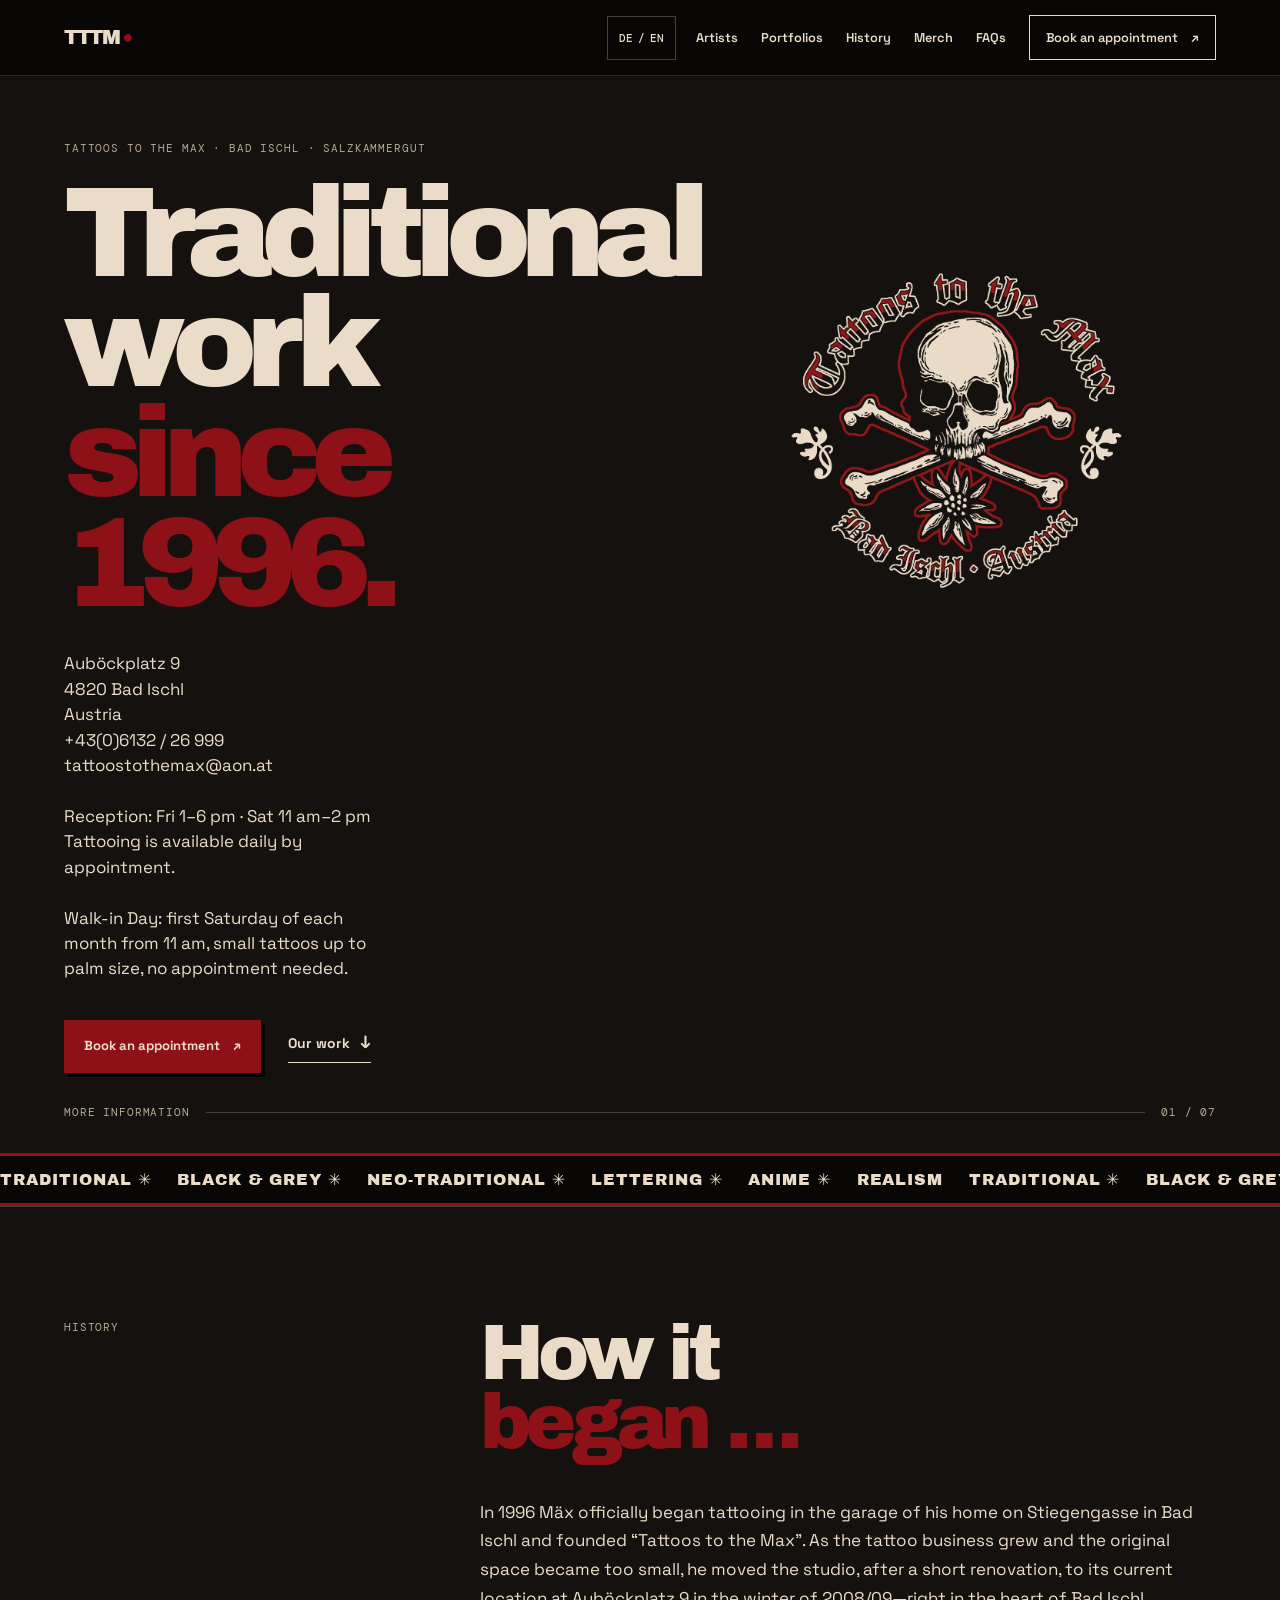
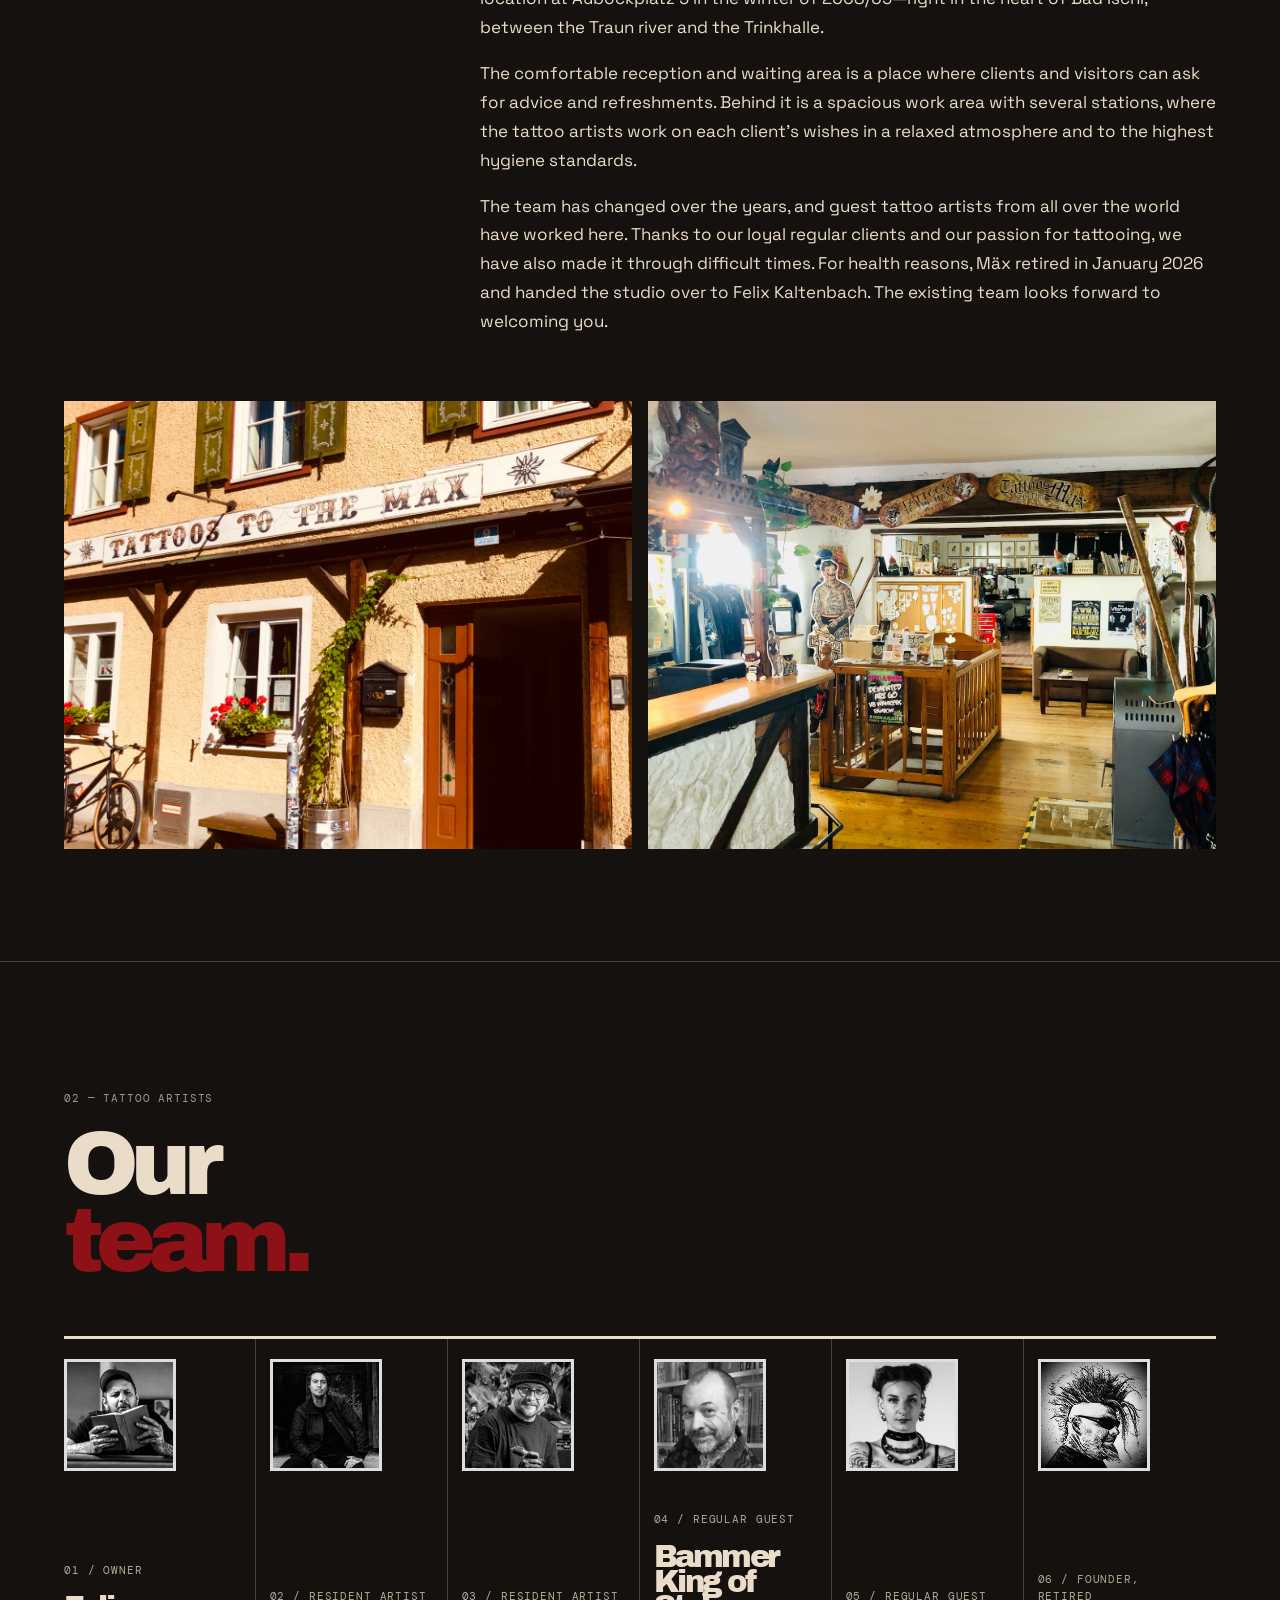
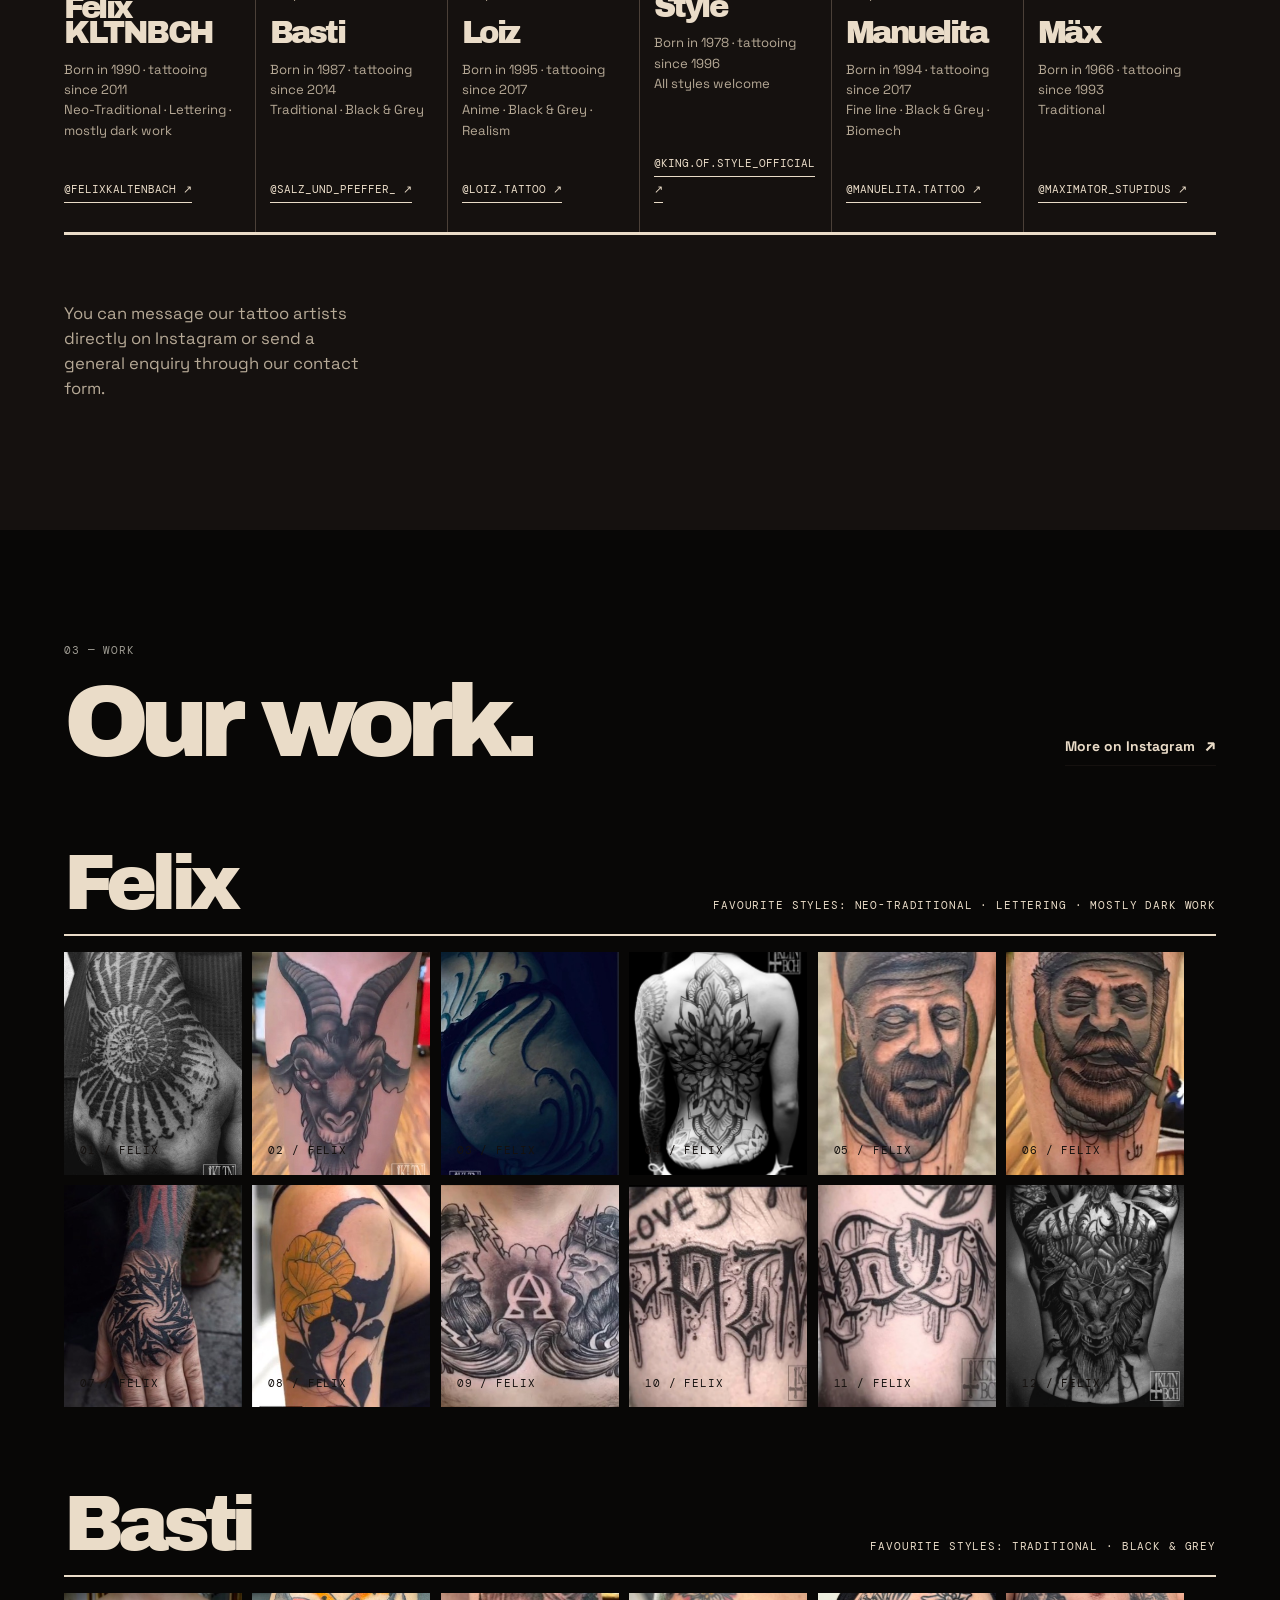
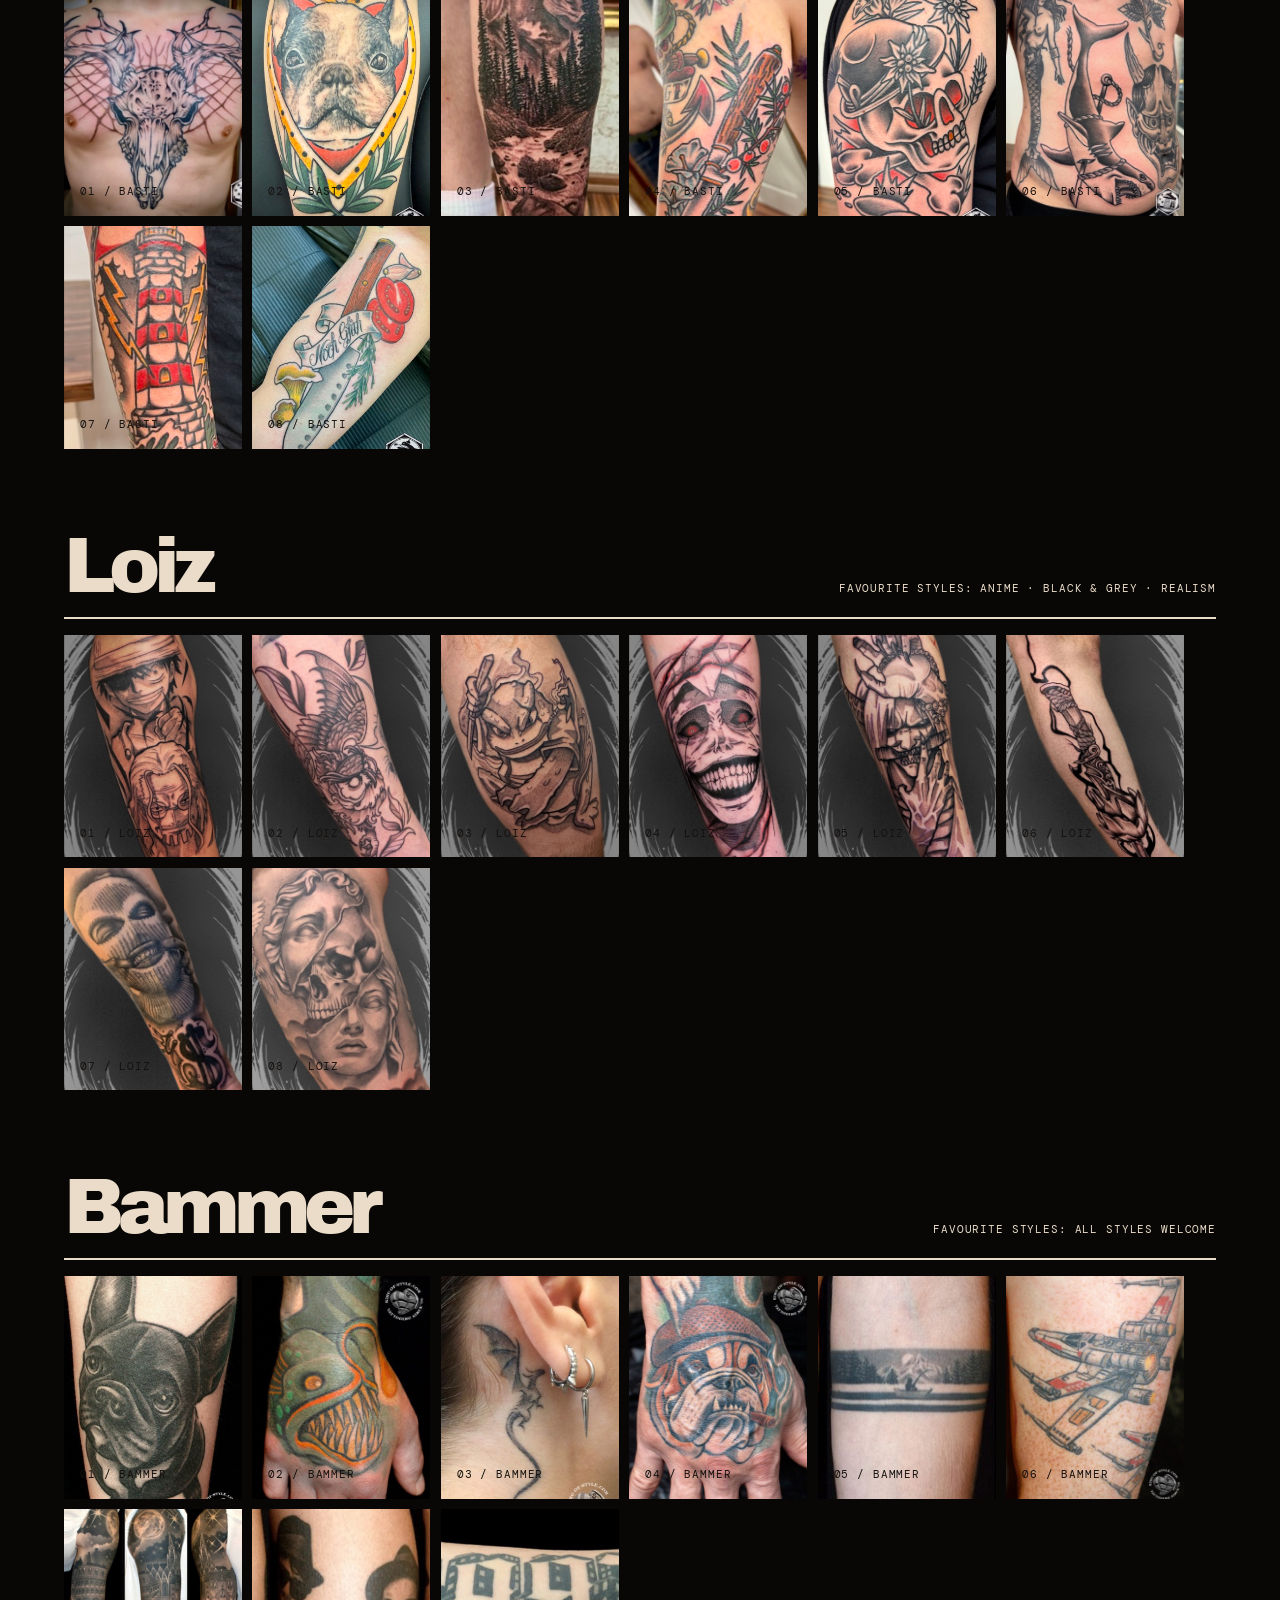
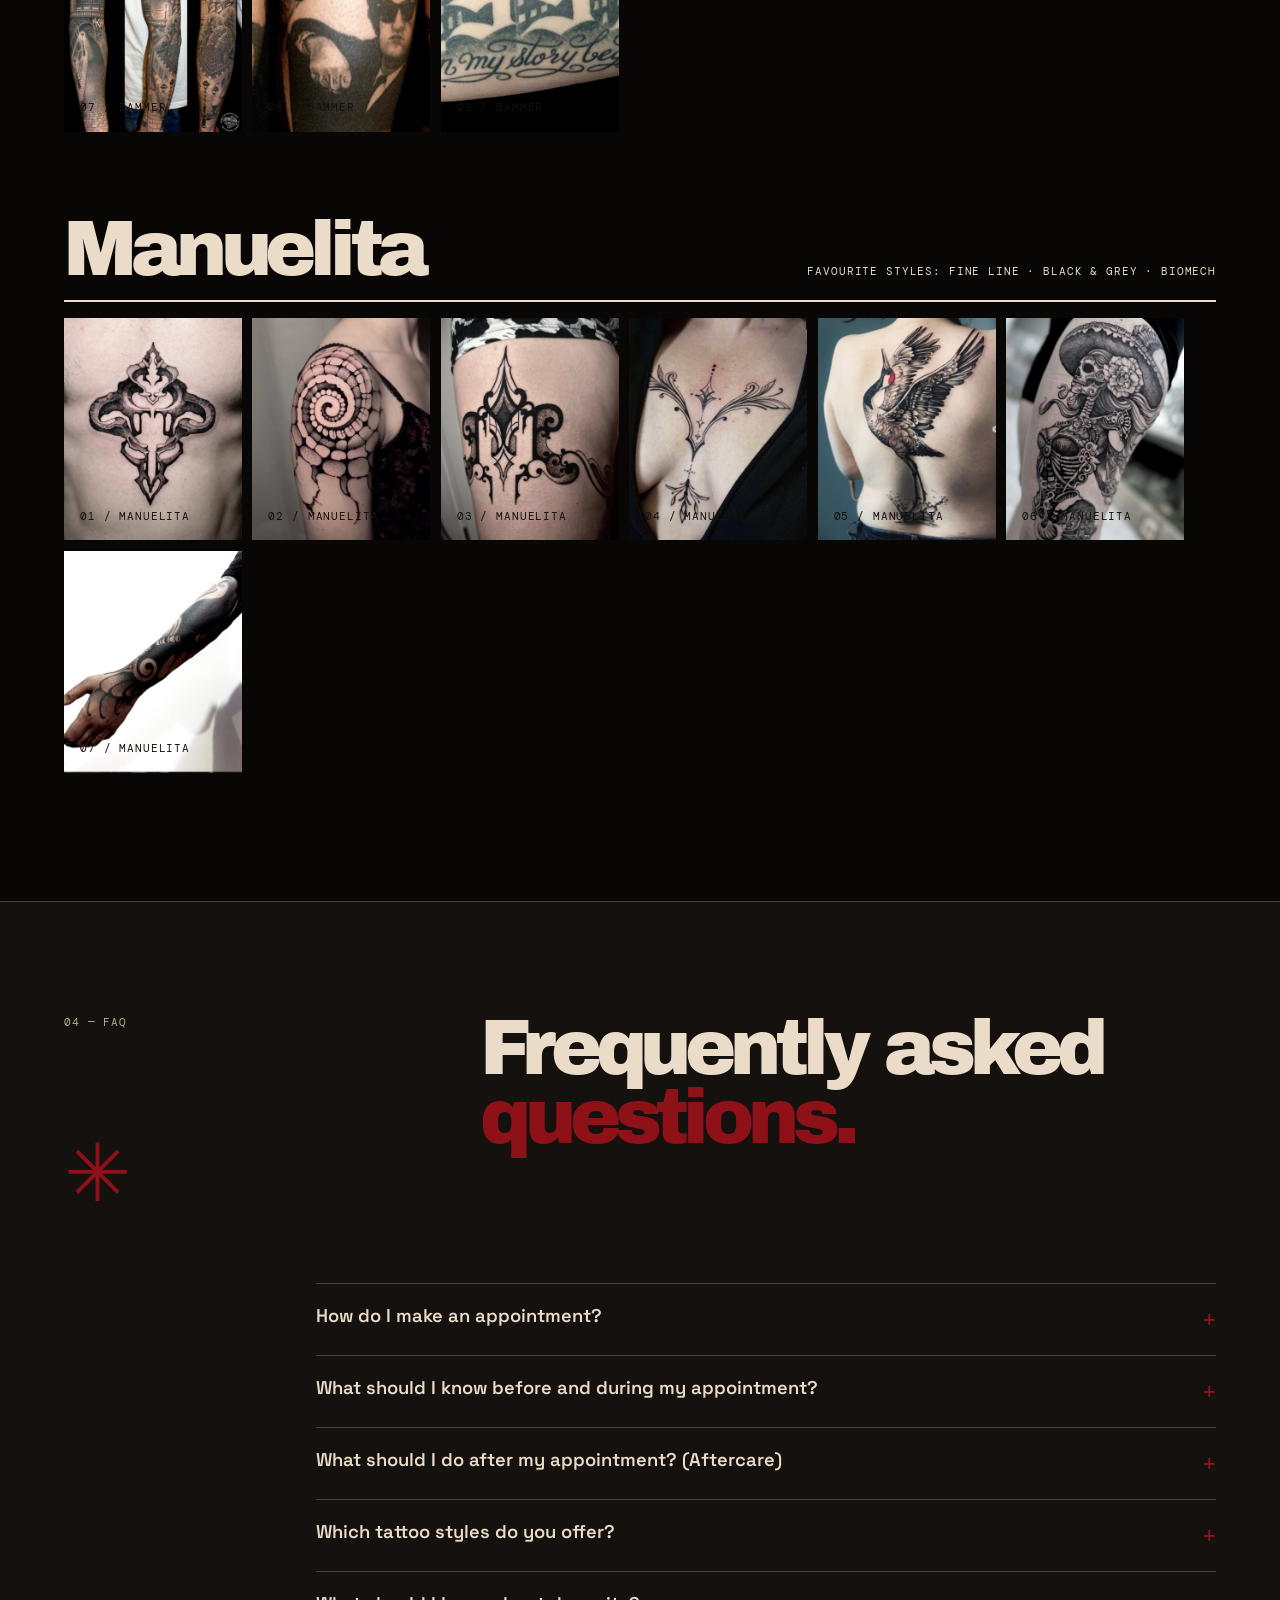
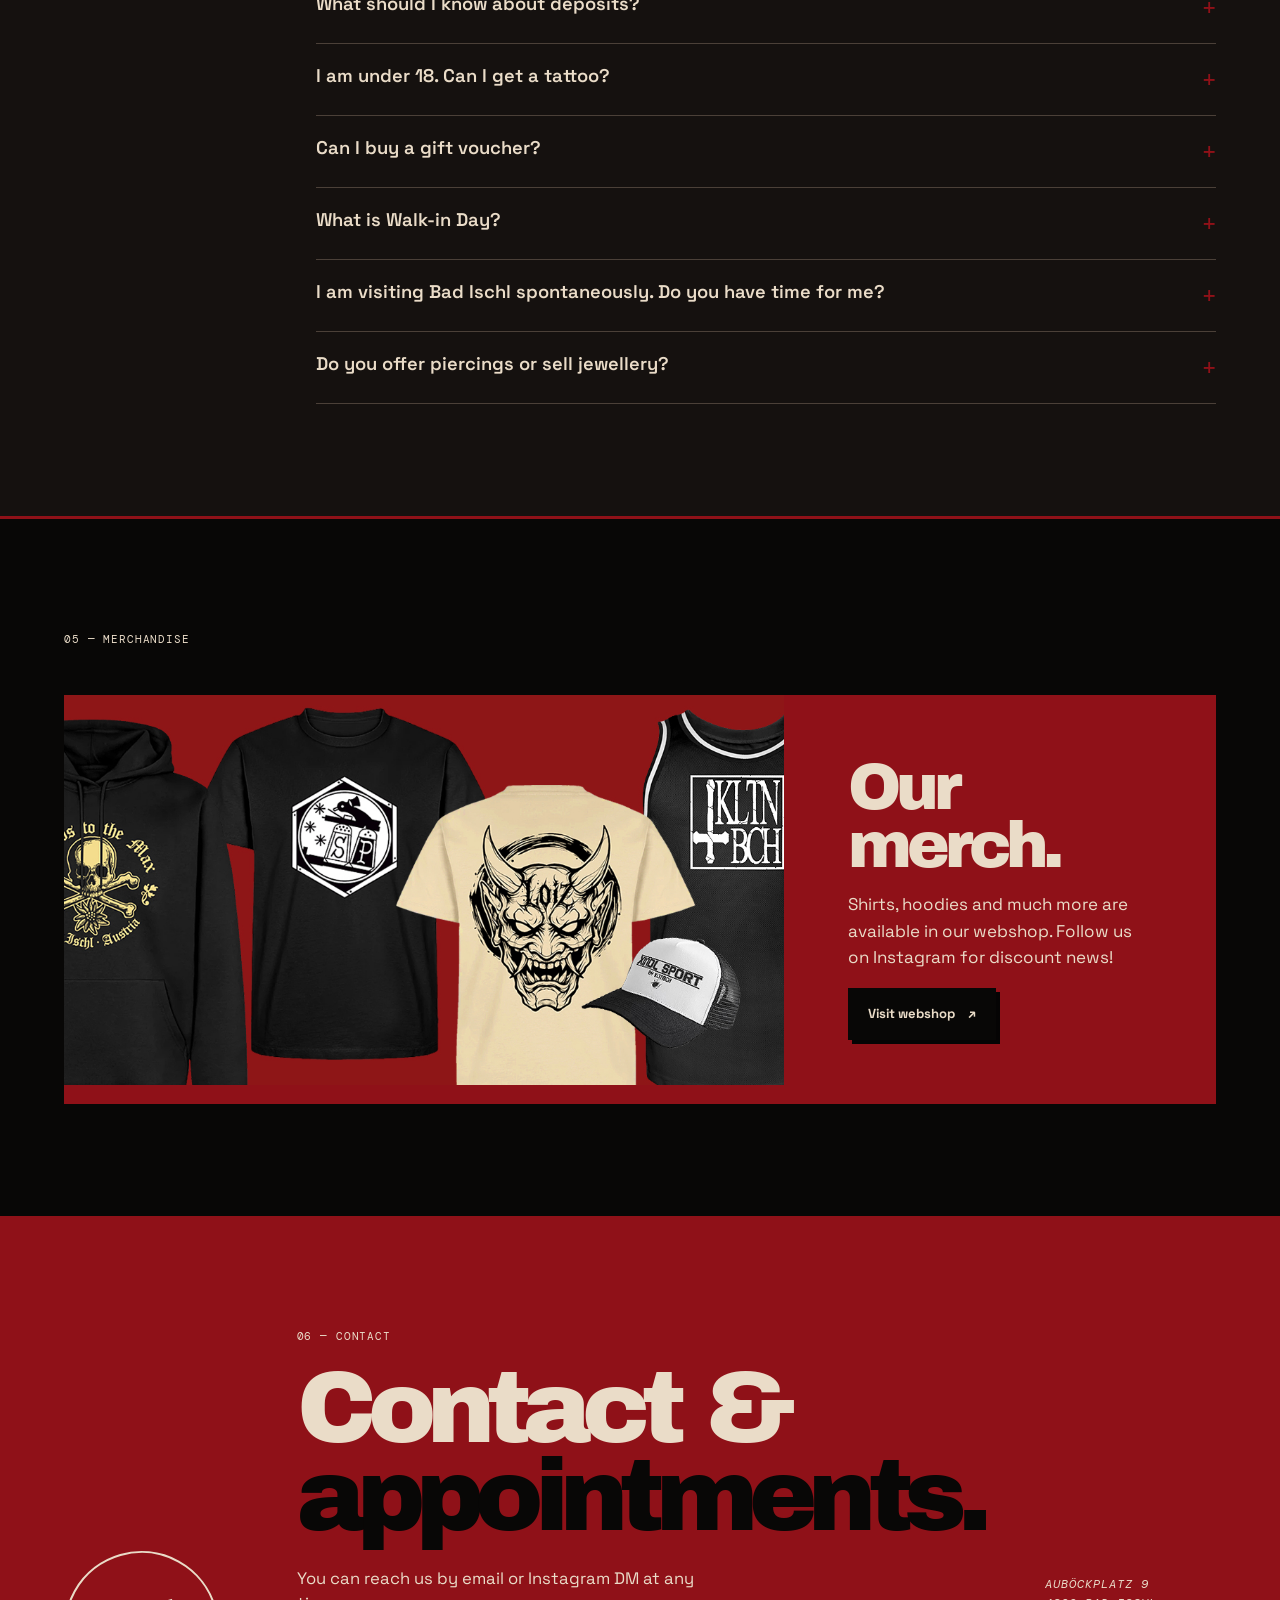
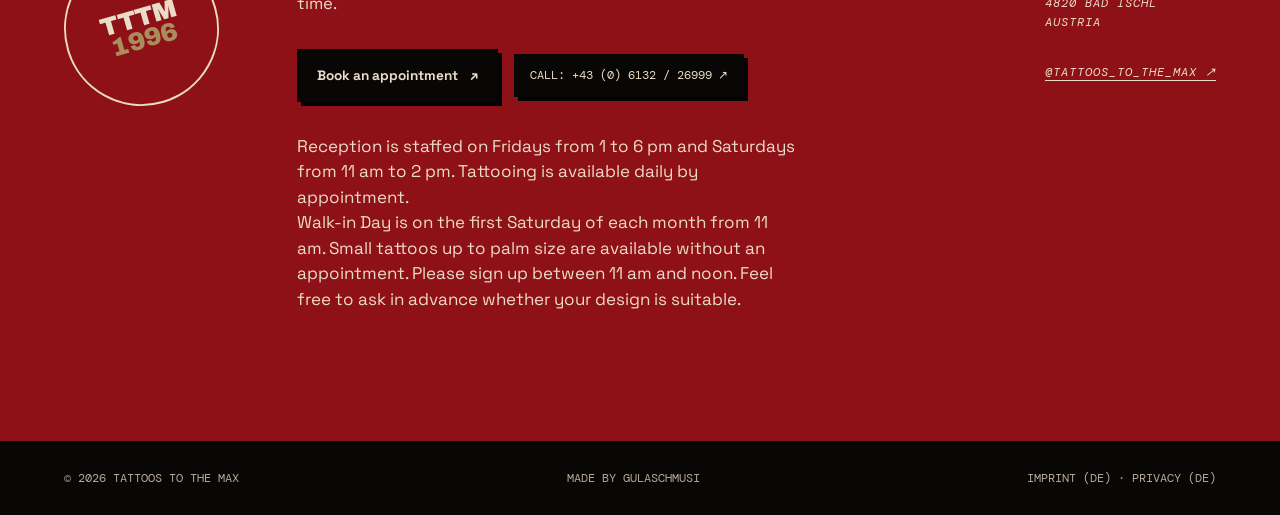
<file: en/index.html>
<!doctype html>
<html lang="en">
<head>
  <meta charset="UTF-8" /><meta name="viewport" content="width=device-width, initial-scale=1.0" />
  <meta name="description" content="Custom tattoos in Bad Ischl since 1996: Traditional, Black &amp; Grey, Realism, Anime, Lettering and more. Appointments and monthly walk-ins." />
  <meta name="robots" content="index,follow,max-image-preview:large" />
  <link rel="canonical" href="https://tattoostothemax.at/en/" /><link rel="alternate" hreflang="de" href="https://tattoostothemax.at/" /><link rel="alternate" hreflang="en" href="https://tattoostothemax.at/en/" /><link rel="alternate" hreflang="x-default" href="https://tattoostothemax.at/" />
  <meta property="og:type" content="website" /><meta property="og:locale" content="en_AT" /><meta property="og:locale:alternate" content="de_AT" /><meta property="og:site_name" content="Tattoos to the Max" />
  <meta property="og:title" content="Tattoo Studio in Bad Ischl | Tattoos to the Max" /><meta property="og:description" content="Custom tattoos, monthly walk-ins and personal consultations in the heart of Bad Ischl – since 1996." /><meta property="og:url" content="https://tattoostothemax.at/en/" /><meta property="og:image" content="https://tattoostothemax.at/assets/studio/brand/og-studio.jpg" /><meta property="og:image:width" content="1200" /><meta property="og:image:height" content="630" /><meta property="og:image:alt" content="Exterior of the Tattoos to the Max tattoo studio in Bad Ischl" />
  <meta name="twitter:card" content="summary_large_image" /><meta name="twitter:title" content="Tattoo Studio in Bad Ischl | Tattoos to the Max" /><meta name="twitter:description" content="Custom tattoos and personal consultations in Bad Ischl, Austria – since 1996." /><meta name="twitter:image" content="https://tattoostothemax.at/assets/studio/brand/og-studio.jpg" />
  <meta name="theme-color" content="#080706" /><link rel="icon" href="/favicon-512.png" type="image/png" sizes="512x512" /><link rel="apple-touch-icon" href="/apple-touch-icon-180.png" sizes="180x180" />
  <link rel="preconnect" href="https://fonts.googleapis.com" /><link rel="preconnect" href="https://fonts.gstatic.com" crossorigin />
  <link href="https://fonts.googleapis.com/css2?family=Archivo+Black&family=DM+Mono:wght@400;500&family=Space+Grotesk:wght@400;500;600;700&display=swap" rel="stylesheet" />
  <link rel="stylesheet" href="/styles.css" /><link rel="stylesheet" href="/artist-section.css" /><link rel="stylesheet" href="/content-site.css?v=9" />
  <title>Tattoo Studio in Bad Ischl | Tattoos to the Max</title>
  <script type="application/ld+json">
  {"@context":"https://schema.org","@graph":[{"@type":["LocalBusiness","TattooParlor"],"@id":"https://tattoostothemax.at/#studio","name":"Tattoos to the Max","description":"Tattoo studio in Bad Ischl for custom tattoos, Traditional, Black & Grey, Realism, Neo-Traditional, Lettering, Anime and fineline work.","url":"https://tattoostothemax.at/en/","logo":"https://tattoostothemax.at/assets/studio/brand/logo-red-white.png","image":["https://tattoostothemax.at/assets/studio/brand/og-studio.jpg","https://tattoostothemax.at/assets/studio/studio/studio-1.jpg","https://tattoostothemax.at/assets/studio/studio/studio-2.jpg"],"telephone":"+43613226999","email":"tattoostothemax@aon.at","foundingDate":"1996","founder":{"@type":"Person","name":"Mäx"},"paymentAccepted":"Cash","address":{"@type":"PostalAddress","streetAddress":"Auböckplatz 9","postalCode":"4820","addressLocality":"Bad Ischl","addressRegion":"Upper Austria","addressCountry":"AT"},"openingHoursSpecification":[{"@type":"OpeningHoursSpecification","dayOfWeek":"Friday","opens":"13:00","closes":"18:00"},{"@type":"OpeningHoursSpecification","dayOfWeek":"Saturday","opens":"11:00","closes":"14:00"}],"sameAs":["https://www.instagram.com/tattoos_to_the_max/","https://tattoos-to-the-max.myspreadshop.at/"],"hasOfferCatalog":{"@type":"OfferCatalog","name":"Tattoo services","itemListElement":[{"@type":"Offer","itemOffered":{"@type":"Service","name":"Custom tattoos"}},{"@type":"Offer","itemOffered":{"@type":"Service","name":"Walk-in tattoos"}}]}},{"@type":"WebSite","@id":"https://tattoostothemax.at/#website","url":"https://tattoostothemax.at/","name":"Tattoos to the Max","inLanguage":["de-AT","en"]},{"@type":"WebPage","@id":"https://tattoostothemax.at/en/#webpage","url":"https://tattoostothemax.at/en/","name":"Tattoo Studio in Bad Ischl | Tattoos to the Max","inLanguage":"en","isPartOf":{"@id":"https://tattoostothemax.at/#website"},"about":{"@id":"https://tattoostothemax.at/#studio"},"primaryImageOfPage":"https://tattoostothemax.at/assets/studio/brand/og-studio.jpg"}]}
  </script>
</head>
<body>
  <header class="site-header"><a class="brand" href="#top" aria-label="Tattoos to the Max home"><span class="brand-mark">TTTM</span><span class="brand-dot">●</span></a><div class="language-switch"><a href="/" aria-label="Auf Deutsch wechseln">DE <span aria-hidden="true">/</span> EN</a></div><button class="menu-toggle" type="button" aria-expanded="false" aria-controls="site-nav">Menu <span>+</span></button><nav id="site-nav" class="site-nav" aria-label="Main navigation"><a href="#artists">Artists</a><a href="#work">Portfolios</a><a href="#history">History</a><a href="#shop">Merch</a><a href="#faq">FAQs</a><a href="#contact" class="nav-cta">Book an appointment <span>↗</span></a><div class="mobile-language-switch"><a href="/" aria-label="Auf Deutsch wechseln">DE <span aria-hidden="true">/</span> EN</a></div></nav></header>
  <main id="top">
    <section class="hero section-pad"><div class="hero-copy"><p class="eyebrow">Tattoos to the Max · Bad Ischl · Salzkammergut</p><h1>Traditional work<br /><em>since 1996.</em></h1><p class="hero-intro">Auböckplatz 9<br />4820 Bad Ischl<br />Austria<br /><a href="tel:+43613226999">+43(0)6132 / 26 999</a><br /><a href="mailto:tattoostothemax@aon.at">tattoostothemax@aon.at</a><br /><br />Reception: Fri 1–6 pm · Sat 11 am–2 pm<br />Tattooing is available daily by appointment.<br /><br />Walk-in Day: first Saturday of each month from 11 am, small tattoos up to palm size, no appointment needed.</p><div class="hero-actions"><a class="button button-dark" href="#contact">Book an appointment <span>↗</span></a><a class="text-link" href="#work">Our work <span>↓</span></a></div></div><div class="hero-art"><img class="hero-logo" src="../assets/studio/brand/logo-red-white.png" width="1500" height="1372" alt="Tattoos to the Max" fetchpriority="high" /></div><div class="hero-footer mono"><span>More information</span><span class="line"></span><span>01 / 07</span></div></section>
    <section class="marquee" aria-label="Tattoo styles"><div class="marquee-track"><div class="marquee-content"><span>TRADITIONAL <b aria-hidden="true">✳</b></span><span>BLACK &amp; GREY <b aria-hidden="true">✳</b></span><span>NEO-TRADITIONAL <b aria-hidden="true">✳</b></span><span>LETTERING <b aria-hidden="true">✳</b></span><span>ANIME <b aria-hidden="true">✳</b></span><span>REALISM</span></div><div class="marquee-content" aria-hidden="true"><span>TRADITIONAL <b aria-hidden="true">✳</b></span><span>BLACK &amp; GREY <b aria-hidden="true">✳</b></span><span>NEO-TRADITIONAL <b aria-hidden="true">✳</b></span><span>LETTERING <b aria-hidden="true">✳</b></span><span>ANIME <b aria-hidden="true">✳</b></span><span>REALISM</span></div></div></section>

    <section id="history" class="studio-section section-pad"><div class="split-section"><p class="eyebrow">History</p><div class="section-content"><h2>How it<br /><span>began …</span></h2><p>In 1996 Mäx officially began tattooing in the garage of his home on Stiegengasse in Bad Ischl and founded “Tattoos to the Max”. As the tattoo business grew and the original space became too small, he moved the studio, after a short renovation, to its current location at Auböckplatz 9 in the winter of 2008/09—right in the heart of Bad Ischl, between the Traun river and the Trinkhalle.</p><p>The comfortable reception and waiting area is a place where clients and visitors can ask for advice and refreshments. Behind it is a spacious work area with several stations, where the tattoo artists work on each client’s wishes in a relaxed atmosphere and to the highest hygiene standards.</p><p>The team has changed over the years, and guest tattoo artists from all over the world have worked here. Thanks to our loyal regular clients and our passion for tattooing, we have also made it through difficult times. For health reasons, Mäx retired in January 2026 and handed the studio over to Felix Kaltenbach. The existing team looks forward to welcoming you.</p></div></div><div class="studio-grid"><img src="../assets/studio/studio/studio-1.jpg" width="1187" height="1600" alt="Exterior of Tattoos to the Max on Auböckplatz in Bad Ischl" loading="lazy" /><img src="../assets/studio/studio/studio-2.jpg" width="1401" height="1600" alt="Reception and work area at Tattoos to the Max" loading="lazy" /></div></section>
    <section id="artists" class="artists-section section-pad"><div class="section-heading"><div><p class="eyebrow">02 — Tattoo artists</p><h2>Our<br /><em>team.</em></h2></div></div><div class="artist-list">
      <article class="artist-card"><img src="../assets/studio/portraits/felix.jpg" width="1000" height="669" alt="Portrait of Felix Kaltenbach" loading="lazy" /><div><p class="artist-number mono">01 / Owner</p><h3>Felix<br />KLTNBCH</h3><p class="artist-meta"><span>Born in 1990 · tattooing since 2011</span><span>Neo-Traditional · Lettering · mostly dark work</span></p><a href="https://www.instagram.com/felixkaltenbach/" target="_blank" rel="noreferrer">@felixkaltenbach ↗</a></div></article>
      <article class="artist-card"><img src="../assets/studio/portraits/basti.jpg" width="809" height="1000" alt="Portrait of Basti" loading="lazy" /><div><p class="artist-number mono">02 / Resident artist</p><h3>Basti</h3><p class="artist-meta"><span>Born in 1987 · tattooing since 2014</span><span>Traditional · Black &amp; Grey</span></p><a href="https://www.instagram.com/salz_und_pfeffer_/" target="_blank" rel="noreferrer">@salz_und_pfeffer_ ↗</a></div></article>
      <article class="artist-card"><img src="../assets/studio/portraits/loiz.jpg" width="715" height="1000" alt="Portrait of Loiz" loading="lazy" /><div><p class="artist-number mono">03 / Resident artist</p><h3>Loiz</h3><p class="artist-meta"><span>Born in 1995 · tattooing since 2017</span><span>Anime · Black &amp; Grey · Realism</span></p><a href="https://www.instagram.com/loiz.tattoo/" target="_blank" rel="noreferrer">@loiz.tattoo ↗</a></div></article>
      <article class="artist-card"><img src="../assets/studio/portraits/bammer.jpg" width="1000" height="1000" alt="Portrait of Bammer" loading="lazy" /><div><p class="artist-number mono">04 / Regular guest</p><h3>Bammer<br />King of Style</h3><p class="artist-meta"><span>Born in 1978 · tattooing since 1996</span><span>All styles welcome</span></p><a href="https://www.instagram.com/king.of.style_official/" target="_blank" rel="noreferrer">@king.of.style_official ↗</a></div></article>
      <article class="artist-card"><img src="../assets/studio/portraits/manuelita.jpg" width="1080" height="1350" alt="Portrait of Manuelita" loading="lazy" /><div><p class="artist-number mono">05 / Regular guest</p><h3>Manuelita</h3><p class="artist-meta"><span>Born in 1994 · tattooing since 2017</span><span>Fine line · Black &amp; Grey · Biomech</span></p><a href="https://www.instagram.com/manuelita.tattoo/" target="_blank" rel="noreferrer">@manuelita.tattoo ↗</a></div></article>
      <article class="artist-card"><img src="../assets/studio/portraits/max.jpg" width="206" height="206" alt="Portrait of Mäx" loading="lazy" /><div><p class="artist-number mono">06 / Founder, retired</p><h3>Mäx</h3><p class="artist-meta"><span>Born in 1966 · tattooing since 1993</span><span>Traditional</span></p><a href="https://www.instagram.com/maximator_stupidus/" target="_blank" rel="noreferrer">@maximator_stupidus ↗</a></div></article>
    </div><p class="artists-intro">You can message our tattoo artists directly on Instagram or send a general enquiry through our contact form.</p></section>
    <section id="work" class="work-section section-pad"><div class="section-heading"><div><p class="eyebrow">03 — Work</p><h2>Our work.</h2></div><a class="text-link" href="https://www.instagram.com/tattoos_to_the_max/" target="_blank" rel="noreferrer">More on Instagram <span>↗</span></a></div>
<div id="felix" class="artist-portfolio"><div class="portfolio-heading"><h3>Felix</h3><span class="mono">Favourite styles: Neo-Traditional · Lettering · mostly dark work</span></div><div class="portfolio-gallery" data-gallery><button class="gallery-card" data-full="../assets/studio/portfolio/felix-1.jpg" aria-label="Open tattoo by Felix"><img src="../assets/studio/thumbs/felix-1.jpg" alt="Tattoo by Felix" loading="lazy" /><span class="card-label">01 / Felix</span></button><button class="gallery-card" data-full="../assets/studio/portfolio/felix-2.jpg" aria-label="Open tattoo by Felix"><img src="../assets/studio/thumbs/felix-2.jpg" alt="Tattoo by Felix" loading="lazy" /><span class="card-label">02 / Felix</span></button><button class="gallery-card" data-full="../assets/studio/portfolio/felix-3.jpg" aria-label="Open tattoo by Felix"><img src="../assets/studio/thumbs/felix-3.jpg" alt="Tattoo by Felix" loading="lazy" /><span class="card-label">03 / Felix</span></button><button class="gallery-card" data-full="../assets/studio/portfolio/felix-4.jpg" aria-label="Open tattoo by Felix"><img src="../assets/studio/thumbs/felix-4.jpg" alt="Tattoo by Felix" loading="lazy" /><span class="card-label">04 / Felix</span></button><button class="gallery-card" data-full="../assets/studio/portfolio/felix-5.jpg" aria-label="Open tattoo by Felix"><img src="../assets/studio/thumbs/felix-5.jpg" alt="Tattoo by Felix" loading="lazy" /><span class="card-label">05 / Felix</span></button><button class="gallery-card" data-full="../assets/studio/portfolio/felix-6.jpg" aria-label="Open tattoo by Felix"><img src="../assets/studio/thumbs/felix-6.jpg" alt="Tattoo by Felix" loading="lazy" /><span class="card-label">06 / Felix</span></button><button class="gallery-card" data-full="../assets/studio/portfolio/felix-7.jpg" aria-label="Open tattoo by Felix"><img src="../assets/studio/thumbs/felix-7.jpg" alt="Tattoo by Felix" loading="lazy" /><span class="card-label">07 / Felix</span></button><button class="gallery-card" data-full="../assets/studio/portfolio/felix-8.jpg" aria-label="Open tattoo by Felix"><img src="../assets/studio/thumbs/felix-8.jpg" alt="Tattoo by Felix" loading="lazy" /><span class="card-label">08 / Felix</span></button><button class="gallery-card" data-full="../assets/studio/portfolio/felix-9.jpg" aria-label="Open tattoo by Felix"><img src="../assets/studio/thumbs/felix-9.jpg" alt="Tattoo by Felix" loading="lazy" /><span class="card-label">09 / Felix</span></button><button class="gallery-card" data-full="../assets/studio/portfolio/felix-10.jpg" aria-label="Open tattoo by Felix"><img src="../assets/studio/thumbs/felix-10.jpg" alt="Tattoo by Felix" loading="lazy" /><span class="card-label">10 / Felix</span></button><button class="gallery-card" data-full="../assets/studio/portfolio/felix-11.jpg" aria-label="Open tattoo by Felix"><img src="../assets/studio/thumbs/felix-11.jpg" alt="Tattoo by Felix" loading="lazy" /><span class="card-label">11 / Felix</span></button><button class="gallery-card" data-full="../assets/studio/portfolio/felix-ruecken.jpg" aria-label="Back tattoo by Felix"><img src="../assets/studio/thumbs/felix-ruecken.jpg" alt="Back tattoo by Felix" loading="lazy" /><span class="card-label">12 / Felix</span></button></div></div>
<div id="basti" class="artist-portfolio"><div class="portfolio-heading"><h3>Basti</h3><span class="mono">Favourite styles: Traditional · Black &amp; Grey</span></div><div class="portfolio-gallery" data-gallery><button class="gallery-card" data-full="../assets/studio/portfolio/basti-1.jpg" aria-label="Open tattoo by Basti"><img src="../assets/studio/thumbs/basti-1.jpg" alt="Tattoo by Basti" loading="lazy" /><span class="card-label">01 / Basti</span></button><button class="gallery-card" data-full="../assets/studio/portfolio/basti-2.jpg" aria-label="Open tattoo by Basti"><img src="../assets/studio/thumbs/basti-2.jpg" alt="Tattoo by Basti" loading="lazy" /><span class="card-label">02 / Basti</span></button><button class="gallery-card" data-full="../assets/studio/portfolio/basti-3.jpg" aria-label="Open tattoo by Basti"><img src="../assets/studio/thumbs/basti-3.jpg" alt="Tattoo by Basti" loading="lazy" /><span class="card-label">03 / Basti</span></button><button class="gallery-card" data-full="../assets/studio/portfolio/basti-4.jpg" aria-label="Open tattoo by Basti"><img src="../assets/studio/thumbs/basti-4.jpg" alt="Tattoo by Basti" loading="lazy" /><span class="card-label">04 / Basti</span></button><button class="gallery-card" data-full="../assets/studio/portfolio/basti-5.jpg" aria-label="Open tattoo by Basti"><img src="../assets/studio/thumbs/basti-5.jpg" alt="Tattoo by Basti" loading="lazy" /><span class="card-label">05 / Basti</span></button><button class="gallery-card" data-full="../assets/studio/portfolio/basti-6.jpg" aria-label="Open tattoo by Basti"><img src="../assets/studio/thumbs/basti-6.jpg" alt="Tattoo by Basti" loading="lazy" /><span class="card-label">06 / Basti</span></button><button class="gallery-card" data-full="../assets/studio/portfolio/basti-7.jpg" aria-label="Open tattoo by Basti"><img src="../assets/studio/thumbs/basti-7.jpg" alt="Tattoo by Basti" loading="lazy" /><span class="card-label">07 / Basti</span></button><button class="gallery-card" data-full="../assets/studio/portfolio/basti-8.jpg" aria-label="Open tattoo by Basti"><img src="../assets/studio/thumbs/basti-8.jpg" alt="Tattoo by Basti" loading="lazy" /><span class="card-label">08 / Basti</span></button></div></div>
<div id="loiz" class="artist-portfolio"><div class="portfolio-heading"><h3>Loiz</h3><span class="mono">Favourite styles: Anime · Black &amp; Grey · Realism</span></div><div class="portfolio-gallery" data-gallery><button class="gallery-card" data-full="../assets/studio/portfolio/loiz-1.jpg" aria-label="Open tattoo by Loiz"><img src="../assets/studio/thumbs/loiz-1.jpg" alt="Tattoo by Loiz" loading="lazy" /><span class="card-label">01 / Loiz</span></button><button class="gallery-card" data-full="../assets/studio/portfolio/loiz-2.jpg" aria-label="Open tattoo by Loiz"><img src="../assets/studio/thumbs/loiz-2.jpg" alt="Tattoo by Loiz" loading="lazy" /><span class="card-label">02 / Loiz</span></button><button class="gallery-card" data-full="../assets/studio/portfolio/loiz-3.jpg" aria-label="Open tattoo by Loiz"><img src="../assets/studio/thumbs/loiz-3.jpg" alt="Tattoo by Loiz" loading="lazy" /><span class="card-label">03 / Loiz</span></button><button class="gallery-card" data-full="../assets/studio/portfolio/loiz-4.jpg" aria-label="Open tattoo by Loiz"><img src="../assets/studio/thumbs/loiz-4.jpg" alt="Tattoo by Loiz" loading="lazy" /><span class="card-label">04 / Loiz</span></button><button class="gallery-card" data-full="../assets/studio/portfolio/loiz-5.jpg" aria-label="Open tattoo by Loiz"><img src="../assets/studio/thumbs/loiz-5.jpg" alt="Tattoo by Loiz" loading="lazy" /><span class="card-label">05 / Loiz</span></button><button class="gallery-card" data-full="../assets/studio/portfolio/loiz-6.jpg" aria-label="Open tattoo by Loiz"><img src="../assets/studio/thumbs/loiz-6.jpg" alt="Tattoo by Loiz" loading="lazy" /><span class="card-label">06 / Loiz</span></button><button class="gallery-card" data-full="../assets/studio/portfolio/loiz-7.jpg" aria-label="Open tattoo by Loiz"><img src="../assets/studio/thumbs/loiz-7.jpg" alt="Tattoo by Loiz" loading="lazy" /><span class="card-label">07 / Loiz</span></button><button class="gallery-card" data-full="../assets/studio/portfolio/loiz-8.jpg" aria-label="Open tattoo by Loiz"><img src="../assets/studio/thumbs/loiz-8.jpg" alt="Tattoo by Loiz" loading="lazy" /><span class="card-label">08 / Loiz</span></button></div></div>
<div id="bammer" class="artist-portfolio"><div class="portfolio-heading"><h3>Bammer</h3><span class="mono">Favourite styles: All styles welcome</span></div><div class="portfolio-gallery" data-gallery><button class="gallery-card" data-full="../assets/studio/portfolio/bammer-1.jpg" aria-label="Open tattoo by Bammer"><img src="../assets/studio/thumbs/bammer-1.jpg" alt="Tattoo by Bammer" loading="lazy" /><span class="card-label">01 / Bammer</span></button><button class="gallery-card" data-full="../assets/studio/portfolio/bammer-2.jpg" aria-label="Open tattoo by Bammer"><img src="../assets/studio/thumbs/bammer-2.jpg" alt="Tattoo by Bammer" loading="lazy" /><span class="card-label">02 / Bammer</span></button><button class="gallery-card" data-full="../assets/studio/portfolio/bammer-3.jpg" aria-label="Open tattoo by Bammer"><img src="../assets/studio/thumbs/bammer-3.jpg" alt="Tattoo by Bammer" loading="lazy" /><span class="card-label">03 / Bammer</span></button><button class="gallery-card" data-full="../assets/studio/portfolio/bammer-4.jpg" aria-label="Open tattoo by Bammer"><img src="../assets/studio/thumbs/bammer-4.jpg" alt="Tattoo by Bammer" loading="lazy" /><span class="card-label">04 / Bammer</span></button><button class="gallery-card" data-full="../assets/studio/portfolio/bammer-5.jpg" aria-label="Open tattoo by Bammer"><img src="../assets/studio/thumbs/bammer-5.jpg" alt="Tattoo by Bammer" loading="lazy" /><span class="card-label">05 / Bammer</span></button><button class="gallery-card" data-full="../assets/studio/portfolio/bammer-6.jpg" aria-label="Open tattoo by Bammer"><img src="../assets/studio/thumbs/bammer-6.jpg" alt="Tattoo by Bammer" loading="lazy" /><span class="card-label">06 / Bammer</span></button><button class="gallery-card" data-full="../assets/studio/portfolio/bammer-7.jpg" aria-label="Open tattoo by Bammer"><img src="../assets/studio/thumbs/bammer-7.jpg" alt="Tattoo by Bammer" loading="lazy" /><span class="card-label">07 / Bammer</span></button><button class="gallery-card" data-full="../assets/studio/portfolio/bammer-8.jpg" aria-label="Open tattoo by Bammer"><img src="../assets/studio/thumbs/bammer-8.jpg" alt="Tattoo by Bammer" loading="lazy" /><span class="card-label">08 / Bammer</span></button><button class="gallery-card" data-full="../assets/studio/portfolio/bammer-9.jpg" aria-label="Open tattoo by Bammer"><img src="../assets/studio/thumbs/bammer-9.jpg" alt="Tattoo by Bammer" loading="lazy" /><span class="card-label">09 / Bammer</span></button></div></div>

<div id="manuelita" class="artist-portfolio"><div class="portfolio-heading"><h3>Manuelita</h3><span class="mono">Favourite styles: Fine line · Black &amp; Grey · Biomech</span></div><div class="portfolio-gallery" data-gallery><button class="gallery-card" data-full="../assets/studio/portfolio/manuelita-1.jpg" aria-label="Tattoo by Manuelita"><img src="../assets/studio/thumbs/manuelita-1.jpg" alt="Tattoo by Manuelita" loading="lazy" /><span class="card-label">01 / Manuelita</span></button><button class="gallery-card" data-full="../assets/studio/portfolio/manuelita-2.jpg" aria-label="Tattoo by Manuelita"><img src="../assets/studio/thumbs/manuelita-2.jpg" alt="Tattoo by Manuelita" loading="lazy" /><span class="card-label">02 / Manuelita</span></button><button class="gallery-card" data-full="../assets/studio/portfolio/manuelita-3.jpg" aria-label="Tattoo by Manuelita"><img src="../assets/studio/thumbs/manuelita-3.jpg" alt="Tattoo by Manuelita" loading="lazy" /><span class="card-label">03 / Manuelita</span></button><button class="gallery-card" data-full="../assets/studio/portfolio/manuelita-4.jpg" aria-label="Tattoo by Manuelita"><img src="../assets/studio/thumbs/manuelita-4.jpg" alt="Tattoo by Manuelita" loading="lazy" /><span class="card-label">04 / Manuelita</span></button><button class="gallery-card" data-full="../assets/studio/portfolio/manuelita-5.jpg" aria-label="Tattoo by Manuelita"><img src="../assets/studio/thumbs/manuelita-5.jpg" alt="Tattoo by Manuelita" loading="lazy" /><span class="card-label">05 / Manuelita</span></button><button class="gallery-card" data-full="../assets/studio/portfolio/manuelita-6.jpg" aria-label="Tattoo by Manuelita"><img src="../assets/studio/thumbs/manuelita-6.jpg" alt="Tattoo by Manuelita" loading="lazy" /><span class="card-label">06 / Manuelita</span></button><button class="gallery-card" data-full="../assets/studio/portfolio/manuelita-7.jpg" aria-label="Tattoo by Manuelita"><img src="../assets/studio/thumbs/manuelita-7.jpg" alt="Tattoo by Manuelita" loading="lazy" /><span class="card-label">07 / Manuelita</span></button></div></div>
</section>
    <section id="faq" class="faq-section section-pad"><div class="split-section"><div><p class="eyebrow">04 — FAQ</p><span class="info-symbol">✳</span></div><div class="section-content"><h2>Frequently asked<br /><span>questions.</span></h2></div></div><div class="faq-list">
      <details><summary>How do I make an appointment?</summary><div class="faq-answer">
        <p>You are welcome to visit us during opening hours for an informal consultation or to arrange an appointment. Alternatively, you can send us an enquiry by email or Instagram. This gives us a chance to see which tattoo artist is best suited to your project and arrange an individual consultation with the right artist as soon as possible.</p>
        <p>It helps if you explain your idea as clearly as possible, for example by including relevant reference images. If you are unsure about the placement or execution, we will be happy to advise you. Not every design can be tattooed on the chosen body area, so we recommend a consultation. It also allows the tattoo artist to give you a realistic price estimate, since factors such as your build and individual skin condition affect the price.</p>
        <p>Once you are sure about your tattoo, we will arrange a suitable appointment. A deposit may be required to secure it (see below).</p>
        <p>Please discuss all the details of the design before your appointment. The more precise your input, the better we can prepare the design for the day. We only draw after an appointment has been arranged and do not send designs in advance. We will show you the design on the day. We will discuss and make any requested changes together until you are happy with it.</p>
        <p>When booking, please make sure you are not planning a sunny holiday or, for example, a visit to a thermal spa in the weeks after your appointment, to avoid complications during healing.</p>
      </div></details>
      <details><summary>What should I know before and during my appointment?</summary><div class="faq-answer">
        <p>Being in good general health is helpful for your appointment and the healing process afterwards. Please arrive well rested, relaxed and having eaten. Wear comfortable clothes that may get stained with ink or blood. The skin to be tattooed should be uninjured, unshaven and easy to access.</p>
        <p>You are welcome to bring anything that makes your session easier, such as a pillow, your favourite book or snacks for your break. Please do not bring friends or family members.</p>
        <p>You will need to fill out a consent form at the studio. Clients under 18 must also bring written consent from a verifiable legal guardian. At present, we accept cash only; payment is made after the appointment.</p>
        <p>We will not tattoo you if you are currently seriously ill, taking strong medication (such as antibiotics), pregnant or breastfeeding, under 16, unsure about your chosen design despite a consultation, or if we cannot responsibly carry out your request for technical or other reasons. We also cannot tattoo you if your mental state clearly prevents you from entering into a contract, or if you are heavily under the influence of drugs.</p>
        <p>Even when all hygiene requirements are followed, complications such as allergic reactions or inflammation cannot be ruled out. Please do your part by carefully following the aftercare instructions. Risks that are harmless to your health, such as a “blowout”—where ink spreads beneath the skin due to the connective tissue—must also be accepted.</p>
      </div></details>
      <details><summary>What should I do after my appointment? (Aftercare)</summary><div class="faq-answer">
        <p>A fresh tattoo is like an abrasion. Allow at least three weeks for it to heal, even if the surface appears to have healed sooner.</p>
        <p>Your tattoo will be covered either with cling film (A) or a healing patch (B). The aftercare instructions differ accordingly:</p>
        <p><strong>A – Cling film:</strong> If possible, leave the film on the wound for at least three hours. Leaving it on longer is fine, up to a maximum of 12 hours. Wound fluid and ink will collect under the film. Always wash your hands thoroughly before touching your fresh tattoo. After removing the film, wash the area with lukewarm water and pH-neutral soap. Let it air-dry for as long as possible or gently pat it dry with kitchen paper. The wound may continue to weep a little.</p>
        <p>For some jobs, it may be advisable to continue using a fresh film dressing for a few days. Please discuss this with your tattoo artist. If clothing sticks to the wound, loosen it under running water. Wash the tattoo two to three times a day. A short shower is fine, but do not bathe or soak it. Let the area dry again and, if needed, apply a very thin layer of wound-healing ointment (such as Bepanthen). Do not use other creams or old or previously used ointment if the opening of the tube may be contaminated. The most common mistake is applying too much cream. Over-care carries the greatest risk of inflammation: wash often and, if at all, apply very little cream. The scab will come off on its own. Do not scratch it, even if it itches.</p>
        <p><strong>B – Healing patch:</strong> Be sure to follow your tattoo artist’s instructions about how long to leave the patch on. The tattoo heals slowly under the patch, which reduces the amount of aftercare needed. Blood, ink and wound fluid may collect under it at first, but will gradually be absorbed. Leave the patch on for as long as possible, even longer than discussed. Do not remove it earlier than recommended, even if it looks unpleasant for a while. The only exception is an allergic reaction to the adhesive, which you will usually notice quickly; in that case, a healing patch should not be used. After the recommended wearing time—or once the corners start to come loose—remove it carefully in the shower. Wash the area and let it air-dry. If the skin is very dry, you can apply a very thin layer of wound-healing ointment once a day if needed. Again, do not over-care for it or scratch it. Continue to wash the area well over the following days.</p>
        <p><strong>For everyone:</strong> During healing, wear loose-fitting clothes and avoid strain or friction on the tattooed area, for example from straps, waistbands or jewellery. Avoid direct sunlight, chlorinated or salt water, massages, saunas and tanning beds. Sweating is not a problem. Make sure your bed linen and towels are clean. Avoid contact with dirt, makeup and hair-removal creams, and do not shave or take baths.</p>
        <p>Healing is usually quicker than you think and is not complicated. As you get more tattoos, you will find the aftercare routine that works best for you. Trust your body and be patient; with proper care, there is no need to worry. Healing can take longer on areas of the body that move a lot.</p>
        <p>If you are unsure or notice an unexpected problem, do not try to handle it on your own. Contact us right away so we can find the cause and respond accordingly.</p>
      </div></details>
      <details><summary>Which tattoo styles do you offer?</summary><div class="faq-answer"><p>We offer a range of styles, including Traditional, Black &amp; Grey, Realism, Neo-Traditional, Lettering, Anime and long-lasting fine-line tattoos. Our guest artists expand the range further—just ask.</p></div></details>
      <details><summary>What should I know about deposits?</summary><div class="faq-answer"><p>We sometimes require a cash deposit, in an individually agreed amount, to secure an appointment. It is deducted from the price once the tattoo is complete. The deposit mainly gives the tattoo artist assurance that the client will attend as agreed. If you cancel or reschedule at least three working days in advance, the deposit remains in place. If you cancel later or do not attend, it is forfeited. Depending on the circumstances, we may make an exception.</p></div></details>
      <details><summary>I am under 18. Can I get a tattoo?</summary><div class="faq-answer"><p>We make this decision responsibly on a case-by-case basis. We consider your maturity, the design you want and the body area you have chosen. A consultation with you and your legal guardian helps us decide what is appropriate based on our experience. Clients under 18 must bring written consent from a verifiable legal guardian on the day of the appointment, in addition to their own consent form. We do not tattoo anyone under 16.</p></div></details>
      <details><summary>Can I buy a gift voucher?</summary><div class="faq-answer"><p>Yes. Our vouchers are available in any amount and can be redeemed with any of our tattoo artists. At present, they can only be purchased in person at the studio and paid for in cash.</p></div></details>
      <details><summary>What is Walk-in Day?</summary><div class="faq-answer"><p>Walk-in Day is on the first Saturday of each month from 11 am. Small tattoos up to palm size are available without an appointment. Please sign up between 11 am and noon. Feel free to ask in advance whether your design is suitable for Walk-in Day.</p></div></details>
      <details><summary>I am visiting Bad Ischl spontaneously. Do you have time for me?</summary><div class="faq-answer"><p>If you would like to drop by spontaneously or outside regular opening hours, feel free to try your luck—an appointment may happen to be available. If you have a long journey, we recommend checking in advance to make sure someone is at the studio. This is less likely on Mondays and, of course, Sundays.</p></div></details>
      <details><summary>Do you offer piercings or sell jewellery?</summary><div class="faq-answer"><p>No. We only offer tattooing.</p></div></details>
    </div></section>
    <section id="shop" class="shop-section section-pad"><p class="eyebrow">05 — Merchandise</p><div class="merch-card"><img src="../assets/studio/studio/merch.jpg" width="1200" height="555" alt="Tattoos to the Max merchandise" loading="lazy" /><div class="merch-copy"><h3>Our merch.</h3><p>Shirts, hoodies and much more are available in our webshop. Follow us on Instagram for discount news!</p><a class="button button-dark" href="https://tattoos-to-the-max.myspreadshop.at/" target="_blank" rel="noreferrer">Visit webshop <span>↗</span></a></div></div></section>
    <section id="contact" class="contact-section section-pad"><div class="contact-stamp">TTTM<br /><span>1996</span></div><div class="contact-copy"><p class="eyebrow">06 — Contact</p><h2>Contact &amp;<br /><em>appointments.</em></h2><p class="contact-lede">You can reach us by email or Instagram DM at any time.</p><div class="contact-actions"><a class="button button-red" href="mailto:tattoostothemax@aon.at">Book an appointment <span>↗</span></a><a class="phone-cta" href="tel:+43613226999">Call: +43 (0) 6132 / 26999 <span>↗</span></a></div><p class="contact-extra">Reception is staffed on Fridays from 1 to 6 pm and Saturdays from 11 am to 2 pm. Tattooing is available daily by appointment.<br />Walk-in Day is on the first Saturday of each month from 11 am. Small tattoos up to palm size are available without an appointment. Please sign up between 11 am and noon. Feel free to ask in advance whether your design is suitable.</p></div><address class="contact-details mono"><p>Auböckplatz 9<br />4820 Bad Ischl<br />Austria</p><p><a href="https://www.instagram.com/tattoos_to_the_max/" target="_blank" rel="noreferrer">@tattoos_to_the_max ↗</a></p></address></section>
  </main>
  <footer class="site-footer section-pad"><span>© 2026 Tattoos to the Max</span><span>Made by <a href="https://gulaschmusi.at" target="_blank" rel="noreferrer">Gulaschmusi</a></span><span><a href="../impressum.html">Imprint (DE)</a> · <a href="../datenschutz.html">Privacy (DE)</a></span></footer>
  <dialog class="lightbox" data-lightbox><button class="lightbox-close" data-close aria-label="Close gallery">×</button><img data-lightbox-image alt="" /></dialog><script src="../script.js"></script>
</body></html>
</file>
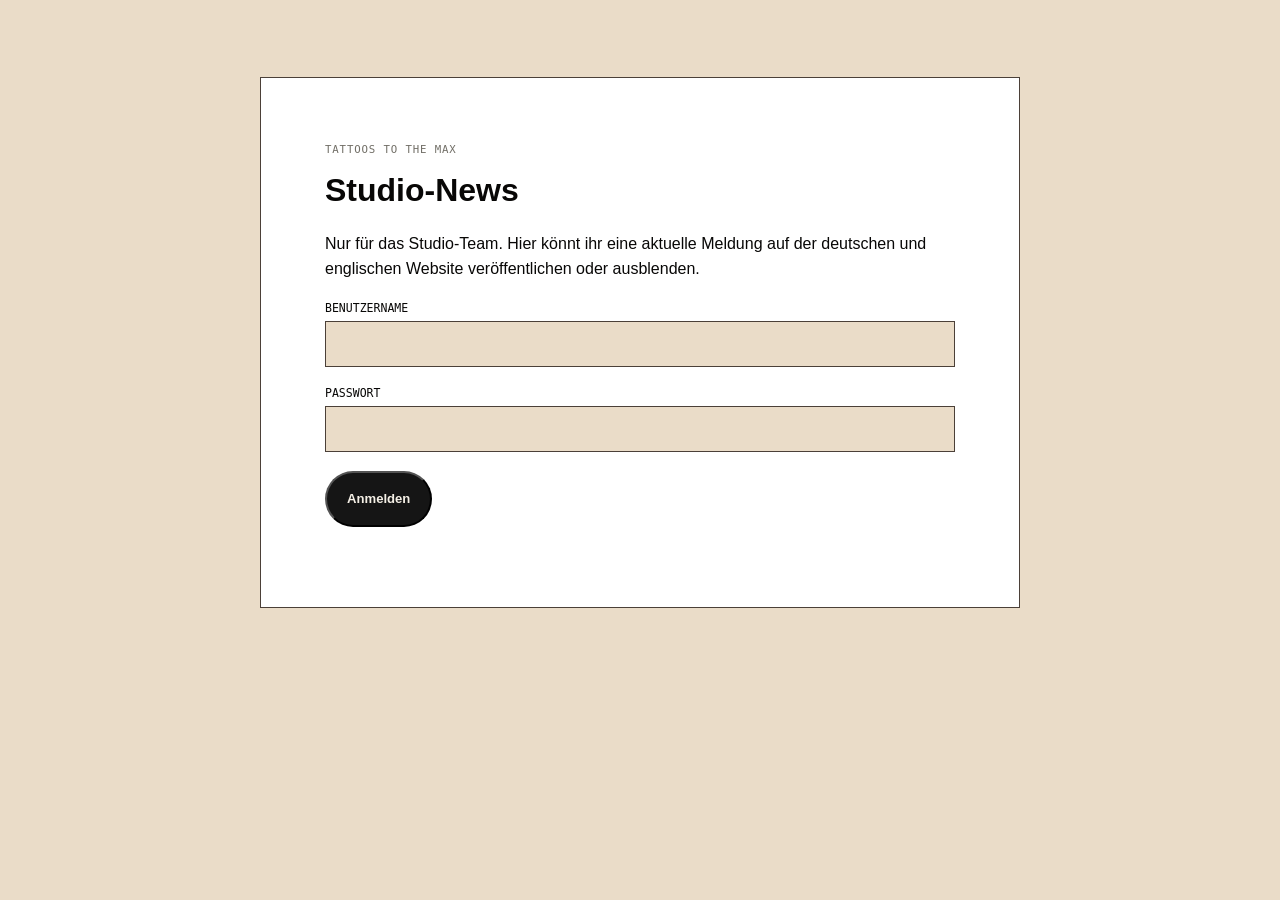
<file: admin.html>
<!doctype html>
<html lang="de">
<head>
  <meta charset="utf-8">
  <meta name="viewport" content="width=device-width,initial-scale=1">
  <meta name="robots" content="noindex,nofollow">
  <title>Studio-News bearbeiten</title>
  <link rel="stylesheet" href="styles.css">
  <link rel="stylesheet" href="content-site.css?v=9">
</head>
<body class="admin-page">
  <main class="admin-card">
    <p class="eyebrow">Tattoos to the Max</p>
    <h1>Studio-News</h1>
    <p>Nur für das Studio-Team. Hier könnt ihr eine aktuelle Meldung auf der deutschen und englischen Website veröffentlichen oder ausblenden.</p>

    <form id="login-form">
      <label>Benutzername<input name="user" autocomplete="username" required></label>
      <label>Passwort<input name="password" type="password" autocomplete="current-password" required></label>
      <button class="button button-dark" type="submit">Anmelden</button>
    </form>

    <form id="news-form" hidden>
      <fieldset>
        <legend>Deutsch</legend>
        <label>Überschrift<input name="de-title" required maxlength="120"></label>
        <label>Text<textarea name="de-text" rows="6" required maxlength="800"></textarea></label>
        <label>Link (optional)<input name="de-link" type="url" maxlength="2048" placeholder="https://..."></label>
        <label>Button-Beschriftung (optional)<input name="de-button" maxlength="40" placeholder="Mehr erfahren"></label>
      </fieldset>

      <fieldset>
        <legend>Englisch (optional)</legend>
        <p>Bleiben Überschrift und Text leer, wird auf der englischen Seite keine Meldung angezeigt.</p>
        <label>Headline<input name="en-title" maxlength="120"></label>
        <label>Text<textarea name="en-text" rows="6" maxlength="800"></textarea></label>
        <label>Link (optional)<input name="en-link" type="url" maxlength="2048" placeholder="https://..."></label>
        <label>Button label (optional)<input name="en-button" maxlength="40" placeholder="Learn more"></label>
      </fieldset>

      <div class="admin-actions">
        <button class="button button-dark" id="publish-news" type="submit">Veröffentlichen</button>
        <button class="button button-dark" id="disable-news" type="button">Meldung ausblenden</button>
      </div>
    </form>

    <p id="status" role="status" aria-live="polite"></p>
  </main>
  <script src="admin.js"></script>
</body>
</html>
</file>
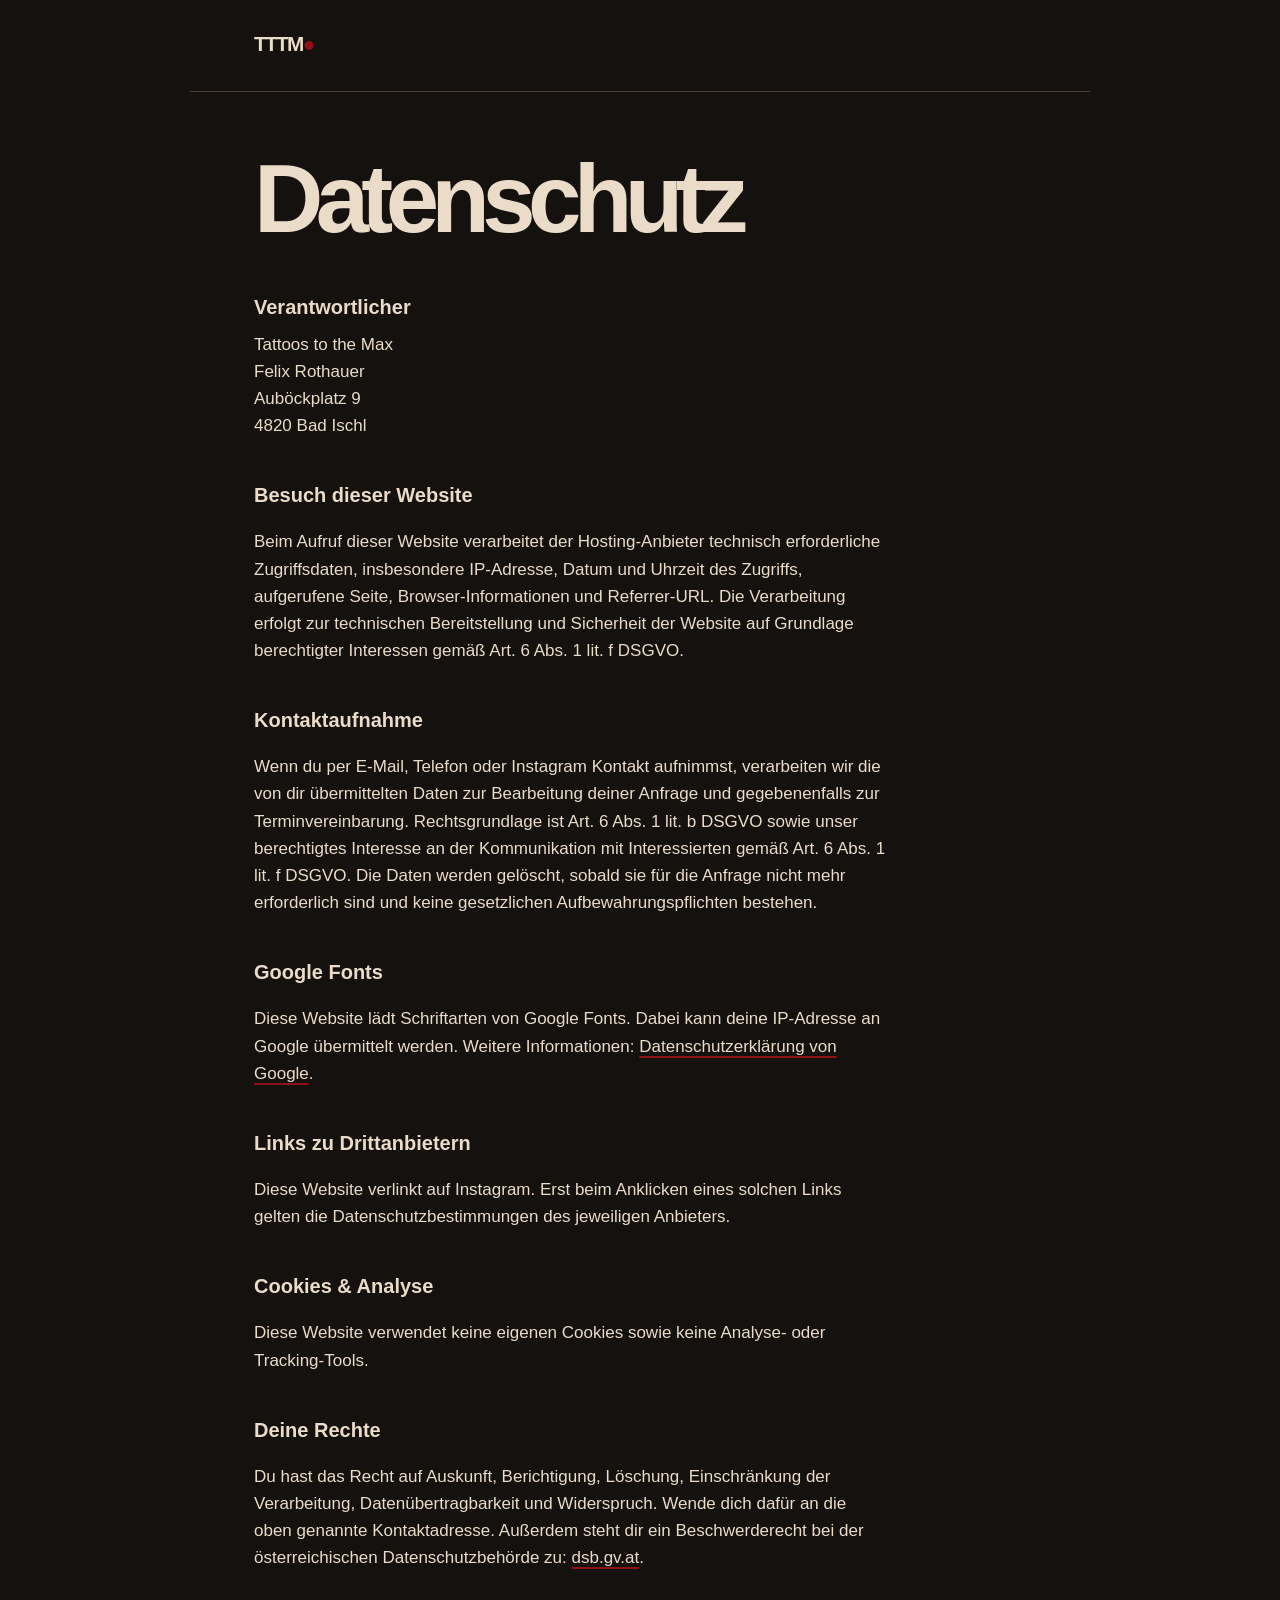
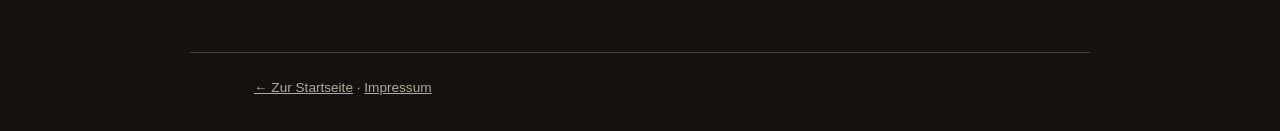
<file: datenschutz.html>
<!doctype html>
<html lang="de-AT">
  <head>
    <meta charset="UTF-8" />
    <meta name="viewport" content="width=device-width, initial-scale=1.0" />
    <meta name="robots" content="noindex,follow" />
    <title>Datenschutz | Tattoos to the Max</title>
    <link rel="stylesheet" href="legal.css" />
  </head>
  <body>
    <header class="legal-header"><a class="brand" href="index.html">TTTM<span>●</span></a></header>
    <main class="legal-main">
      <h1>Datenschutz</h1>
      <h2>Verantwortlicher</h2>
      <address>Tattoos to the Max<br />Felix Rothauer<br />Auböckplatz 9<br />4820 Bad Ischl</address>
      <h2>Besuch dieser Website</h2>
      <p>Beim Aufruf dieser Website verarbeitet der Hosting-Anbieter technisch erforderliche Zugriffsdaten, insbesondere IP-Adresse, Datum und Uhrzeit des Zugriffs, aufgerufene Seite, Browser-Informationen und Referrer-URL. Die Verarbeitung erfolgt zur technischen Bereitstellung und Sicherheit der Website auf Grundlage berechtigter Interessen gemäß Art. 6 Abs. 1 lit. f DSGVO.</p>
      <h2>Kontaktaufnahme</h2>
      <p>Wenn du per E-Mail, Telefon oder Instagram Kontakt aufnimmst, verarbeiten wir die von dir übermittelten Daten zur Bearbeitung deiner Anfrage und gegebenenfalls zur Terminvereinbarung. Rechtsgrundlage ist Art. 6 Abs. 1 lit. b DSGVO sowie unser berechtigtes Interesse an der Kommunikation mit Interessierten gemäß Art. 6 Abs. 1 lit. f DSGVO. Die Daten werden gelöscht, sobald sie für die Anfrage nicht mehr erforderlich sind und keine gesetzlichen Aufbewahrungspflichten bestehen.</p>
      <h2>Google Fonts</h2>
      <p>Diese Website lädt Schriftarten von Google Fonts. Dabei kann deine IP-Adresse an Google übermittelt werden. Weitere Informationen: <a href="https://policies.google.com/privacy" target="_blank" rel="noreferrer">Datenschutzerklärung von Google</a>.</p>
      <h2>Links zu Drittanbietern</h2>
      <p>Diese Website verlinkt auf Instagram. Erst beim Anklicken eines solchen Links gelten die Datenschutzbestimmungen des jeweiligen Anbieters.</p>
      <h2>Cookies &amp; Analyse</h2>
      <p>Diese Website verwendet keine eigenen Cookies sowie keine Analyse- oder Tracking-Tools.</p>
      <h2>Deine Rechte</h2>
      <p>Du hast das Recht auf Auskunft, Berichtigung, Löschung, Einschränkung der Verarbeitung, Datenübertragbarkeit und Widerspruch. Wende dich dafür an die oben genannte Kontaktadresse. Außerdem steht dir ein Beschwerderecht bei der österreichischen Datenschutzbehörde zu: <a href="https://dsb.gv.at/" target="_blank" rel="noreferrer">dsb.gv.at</a>.</p>
    </main>
    <footer class="legal-footer"><a href="index.html">← Zur Startseite</a> · <a href="impressum.html">Impressum</a></footer>
  </body>
</html>
</file>
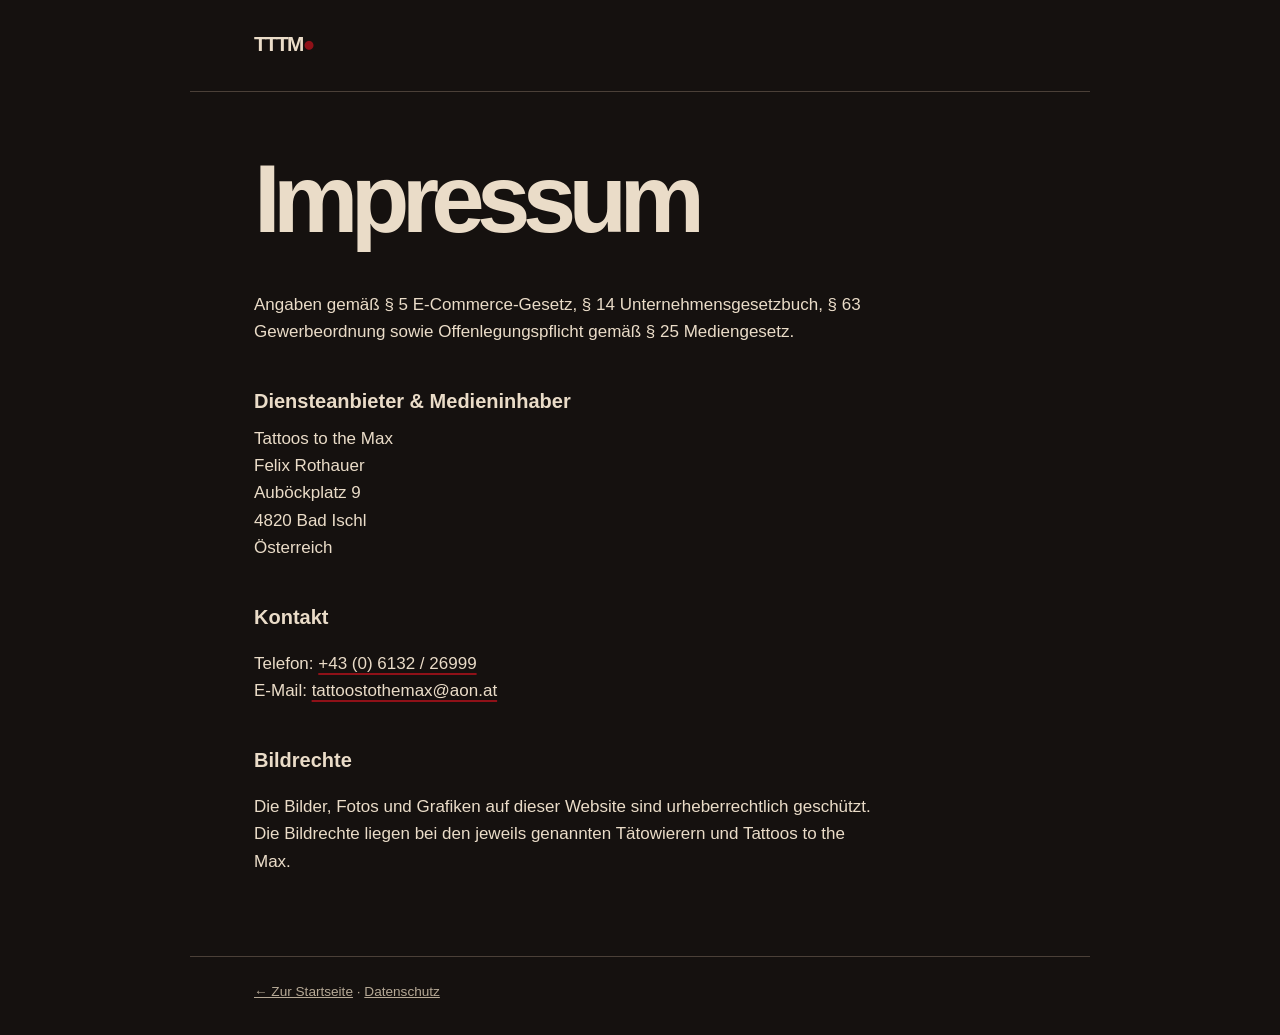
<file: impressum.html>
<!doctype html>
<html lang="de-AT">
  <head>
    <meta charset="UTF-8" />
    <meta name="viewport" content="width=device-width, initial-scale=1.0" />
    <meta name="robots" content="noindex,follow" />
    <title>Impressum | Tattoos to the Max</title>
    <link rel="stylesheet" href="legal.css" />
  </head>
  <body>
    <header class="legal-header"><a class="brand" href="index.html">TTTM<span>●</span></a></header>
    <main class="legal-main">
      <h1>Impressum</h1>
      <p>Angaben gemäß § 5 E-Commerce-Gesetz, § 14 Unternehmensgesetzbuch, § 63 Gewerbeordnung sowie Offenlegungspflicht gemäß § 25 Mediengesetz.</p>
      <h2>Diensteanbieter &amp; Medieninhaber</h2>
      <address>Tattoos to the Max<br />Felix Rothauer<br />Auböckplatz 9<br />4820 Bad Ischl<br />Österreich</address>
      <h2>Kontakt</h2>
      <p>Telefon: <a href="tel:+43613226999">+43 (0) 6132 / 26999</a><br />E-Mail: <a href="mailto:tattoostothemax@aon.at">tattoostothemax@aon.at</a></p>
      <h2>Bildrechte</h2>
      <p>Die Bilder, Fotos und Grafiken auf dieser Website sind urheberrechtlich geschützt. Die Bildrechte liegen bei den jeweils genannten Tätowierern und Tattoos to the Max.</p>
    </main>
    <footer class="legal-footer"><a href="index.html">← Zur Startseite</a> · <a href="datenschutz.html">Datenschutz</a></footer>
  </body>
</html>
</file>
<file: styles.css>
:root {
    --paper: #f4efe5;
    --ink: #151515;
    --red: #e43d2e;
    --yellow: #f2bd35;
    --muted: #716e66;
    --border: #cfc8bb;
    --display: 'Archivo Black', Impact, sans-serif;
    --body: 'Space Grotesk', Arial, sans-serif;
    --mono: 'DM Mono', monospace
}

* {
    box-sizing: border-box
}

html {
    scroll-behavior: smooth
}

body {
    margin: 0;
    background: var(--paper);
    color: var(--ink);
    font-family: var(--body);
    font-size: 16px
}

a {
    color: inherit;
    text-decoration: none
}

button {
    font: inherit
}

.section-pad {
    padding-left: clamp(1.25rem, 5vw, 6.5rem);
    padding-right: clamp(1.25rem, 5vw, 6.5rem)
}

.mono,
.eyebrow,
.card-label {
    font-family: var(--mono);
    font-size: .67rem;
    letter-spacing: .08em;
    text-transform: uppercase
}

.eyebrow {
    color: var(--muted);
    margin: 0
}

.site-header {
    height: 76px;
    display: flex;
    align-items: center;
    justify-content: space-between;
    padding: 0 clamp(1.25rem, 5vw, 6.5rem);
    border-bottom: 1px solid var(--border);
    position: relative;
    z-index: 5
}

.brand {
    font-family: var(--display);
    font-size: 1.25rem;
    letter-spacing: -.07em
}

.brand-dot {
    color: var(--red);
    font-size: .9em;
    margin-left: 3px
}

.menu-toggle {
    display: none;
    border: 0;
    background: none;
    text-transform: uppercase;
    font: 500 .7rem var(--mono)
}

.menu-toggle span {
    font-size: 1.1rem;
    margin-left: 8px
}

.site-nav {
    display: flex;
    align-items: center;
    gap: clamp(1.4rem, 3vw, 3.5rem);
    font-size: .85rem;
    font-weight: 600
}

.nav-cta {
    border: 1px solid var(--ink);
    border-radius: 100px;
    padding: .7rem 1rem
}

.nav-cta span,
.button span {
    margin-left: .6rem
}

.hero {
    min-height: calc(100vh - 76px);
    display: grid;
    grid-template-columns: 1fr 1fr;
    align-items: center;
    position: relative;
    padding-top: 4rem;
    padding-bottom: 5rem;
    overflow: hidden
}

.hero-copy {
    position: relative;
    z-index: 1
}

.hero h1,
.contact-section h2,
.section-heading h2 {
    font: normal clamp(4.3rem, 10vw, 10.5rem)/.86 var(--display);
    letter-spacing: -.085em;
    margin: 1.4rem 0 2rem
}

.hero h1 em,
.section-heading h2 em,
.contact-section h2 em {
    font-style: normal;
    color: var(--red)
}

.hero-intro {
    max-width: 330px;
    line-height: 1.5;
    color: #4d4a44
}

.hero-actions {
    display: flex;
    align-items: center;
    gap: 1.7rem;
    margin-top: 2.4rem
}

.button {
    display: inline-block;
    padding: 1rem 1.25rem;
    border-radius: 100px;
    font-size: .82rem;
    font-weight: 700;
    transition: transform .2s
}

.button:hover {
    transform: translateY(-3px)
}

.button-dark {
    background: var(--ink);
    color: var(--paper)
}

.button-red {
    background: var(--red);
    color: var(--paper);
    font-size: .85rem
}

.text-link {
    font-size: .8rem;
    font-weight: 700;
    border-bottom: 1px solid var(--ink);
    padding-bottom: .35rem
}

.text-link span {
    font-size: 1.1rem;
    margin-left: .4rem
}

.hero-art {
    height: min(78vh, 700px);
    position: relative;
    margin-left: 5%;
    align-self: stretch;
    display: flex;
    align-items: center;
    justify-content: center
}

.hero-image {
    height: 88%;
    width: 74%;
    background: linear-gradient(150deg, transparent 10%, rgba(0, 0, 0, .1)), url('https://images.unsplash.com/photo-1590246814883-57c511e15b4c?auto=format&fit=crop&w=1000&q=85') center/cover;
    filter: grayscale(1);
    position: relative;
    z-index: 1
}

.sunburst {
    position: absolute;
    width: 72%;
    aspect-ratio: 1;
    background: repeating-conic-gradient(from 5deg, #f2bd35 0 8deg, transparent 8deg 19deg);
    border-radius: 50%;
    opacity: .9
}

.hero-sticker {
    position: absolute;
    z-index: 2;
    right: 0;
    top: 14%;
    background: var(--red);
    color: var(--paper);
    border-radius: 50%;
    width: 112px;
    height: 112px;
    display: grid;
    place-content: center;
    text-align: center;
    font: normal 1.05rem/.9 var(--display);
    transform: rotate(13deg)
}

.hero-sticker b {
    color: var(--yellow)
}

.hero-caption {
    position: absolute;
    z-index: 2;
    bottom: 6%;
    left: 4%;
    line-height: 1.5
}

.hero-footer {
    position: absolute;
    bottom: 2rem;
    left: clamp(1.25rem, 5vw, 6.5rem);
    right: clamp(1.25rem, 5vw, 6.5rem);
    display: flex;
    align-items: center;
    gap: 1rem;
    color: var(--muted)
}

.hero-footer .line {
    height: 1px;
    background: var(--border);
    flex: 1
}

.marquee {
    background: var(--red);
    color: var(--paper);
    overflow: hidden;
    padding: .9rem 0;
    font: normal 1rem var(--display);
    letter-spacing: .06em
}

.marquee-track {
    display: flex;
    width: max-content;
    animation: marquee-scroll 32s linear infinite;
    will-change: transform
}

.marquee-content {
    display: flex;
    flex: none;
    align-items: center;
    gap: clamp(1rem, 2vw, 2rem);
    padding-right: clamp(1rem, 2vw, 2rem)
}

.marquee-content span,
.marquee-content b {
    flex: none;
    white-space: nowrap
}

.marquee-content b {
    font: inherit
}

@keyframes marquee-scroll {
    to { transform: translateX(-50%) }
}

@media (prefers-reduced-motion: reduce) {
    .marquee-track { width:100%; animation:none; justify-content:center; }
    .marquee-content[aria-hidden="true"] { display:none; }
    .marquee-content { flex-wrap:wrap; justify-content:center; padding:0 clamp(1rem,5vw,6.5rem); }
}

.split-section {
    display: grid;
    grid-template-columns: 1fr 2fr;
    gap: 3rem
}

.intro {
    padding-top: 10rem;
    padding-bottom: 10rem
}

.section-content h2 {
    font: normal clamp(3rem, 6vw, 6.6rem)/.9 var(--display);
    letter-spacing: -.08em;
    margin: 0 0 2.5rem
}

.section-content h2 span {
    color: var(--red)
}

.large-copy {
    max-width: 650px;
    font-size: clamp(1.2rem, 2vw, 1.8rem);
    line-height: 1.3
}

.stat-row {
    display: flex;
    gap: clamp(2rem, 8vw, 8rem);
    margin-top: 4rem;
    border-top: 1px solid var(--border);
    padding-top: 1rem
}

.stat-row strong {
    font: normal 2.7rem var(--display);
    display: block
}

.stat-row small {
    font: .68rem var(--mono);
    text-transform: uppercase;
    color: var(--muted)
}

.work-section {
    background: var(--ink);
    color: var(--paper);
    padding-top: 7rem;
    padding-bottom: 8rem
}

.section-heading {
    display: flex;
    justify-content: space-between;
    align-items: end;
    margin-bottom: 3.5rem
}

.section-heading .eyebrow {
    color: #9e9b92
}

.section-heading h2 {
    font-size: clamp(3.8rem, 8vw, 8rem);
    margin: 1.2rem 0 0
}

.section-heading .text-link {
    border-color: var(--paper)
}

.gallery {
    display: grid;
    grid-template-columns: 1.05fr 1.5fr .75fr;
    grid-template-rows: 310px 220px;
    gap: 1rem
}

.gallery-card {
    border: 0;
    padding: 0;
    overflow: hidden;
    position: relative;
    background: #333;
    text-align: left;
    color: var(--paper);
    cursor: pointer
}

.gallery-card img {
    width: 100%;
    height: 100%;
    object-fit: cover;
    filter: grayscale(1);
    transition: transform .5s, filter .5s
}

.gallery-card:hover img {
    transform: scale(1.05);
    filter: grayscale(0)
}

.card-tall {
    grid-row: span 2
}

.card-wide {
    grid-column: span 1
}

.card-small {
    grid-column: 3
}

.card-label {
    position: absolute;
    bottom: 1rem;
    left: 1rem
}

.info-section {
    padding-top: 9rem;
    padding-bottom: 9rem
}

.info-symbol {
    color: var(--red);
    font-size: 5rem;
    display: block;
    margin-top: 5rem
}

.info-grid {
    display: grid;
    grid-template-columns: repeat(3, 1fr);
    gap: 2rem
}

.info-grid h3 {
    font: normal 1.7rem var(--display);
    letter-spacing: -.05em;
    margin: 0 0 1rem
}

.info-grid p {
    color: var(--muted);
    font-size: .92rem;
    line-height: 1.5;
    margin: 0
}

.contact-section {
    background: var(--yellow);
    display: grid;
    grid-template-columns: 1fr 2fr 1fr;
    gap: 2rem;
    align-items: center;
    padding-top: 7rem;
    padding-bottom: 7rem;
    position: relative;
    overflow: hidden
}

.contact-section h2 {
    font-size: clamp(4rem, 8vw, 8rem);
    margin: 1.2rem 0 2.5rem
}

.contact-stamp {
    border: 2px solid var(--ink);
    border-radius: 50%;
    width: 155px;
    height: 155px;
    display: grid;
    place-content: center;
    text-align: center;
    font: normal 1.6rem/.85 var(--display);
    transform: rotate(-16deg)
}

.contact-stamp span {
    color: var(--red)
}

.contact-details {
    font-size: .72rem;
    line-height: 1.5;
    justify-self: end
}

.contact-details p+p {
    margin-top: 2rem
}

.contact-details a {
    text-decoration: underline;
    text-underline-offset: 4px
}

.site-footer {
    min-height: 74px;
    display: flex;
    align-items: center;
    justify-content: space-between;
    gap: 1rem;
    font: .6rem var(--mono);
    text-transform: uppercase;
    color: var(--muted)
}

.lightbox {
    border: 0;
    padding: 0;
    background: transparent;
    max-width: min(90vw, 1000px)
}

.lightbox::backdrop {
    background: rgba(0, 0, 0, .88)
}

.lightbox img {
    max-width: 90vw;
    max-height: 85vh;
    display: block
}

.lightbox-close {
    position: absolute;
    right: -2.5rem;
    top: -1rem;
    background: none;
    border: 0;
    color: white;
    font-size: 2.5rem;
    cursor: pointer
}

@media(max-width:700px) {
    .site-header {
        height: 68px
    }

    .menu-toggle {
        display: block
    }

    .site-nav {
        display: none;
        position: absolute;
        top: 68px;
        left: 0;
        right: 0;
        background: var(--paper);
        border-bottom: 1px solid var(--border);
        padding: 1.5rem 1.25rem;
        flex-direction: column;
        align-items: stretch;
        gap: 1.2rem
    }

    .site-nav.is-open {
        display: flex
    }

    .nav-cta {
        text-align: center
    }

    .hero {
        display: block;
        min-height: auto;
        padding-top: 3.5rem;
        padding-bottom: 5rem
    }

    .hero h1 {
        font-size: clamp(4.1rem, 20vw, 7rem)
    }

    .hero-art {
        height: 470px;
        margin: 3rem -1.25rem 0
    }

    .hero-image {
        width: 68%;
        height: 87%
    }

    .sunburst {
        width: 75%
    }

    .hero-sticker {
        right: 8%;
        top: 12%
    }

    .hero-footer {
        bottom: 1.4rem
    }

    .split-section {
        display: block
    }

    .intro,
    .info-section {
        padding-top: 6rem;
        padding-bottom: 6rem
    }

    .intro .eyebrow,
    .info-section .eyebrow {
        margin-bottom: 3rem
    }

    .stat-row {
        gap: 1.5rem;
        justify-content: space-between
    }

    .stat-row strong {
        font-size: 2rem
    }

    .stat-row small {
        font-size: .55rem
    }

    .work-section {
        padding-top: 5rem;
        padding-bottom: 5rem
    }

    .section-heading {
        display: block
    }

    .section-heading .text-link {
        display: inline-block;
        margin-top: 1rem
    }

    .gallery {
        display: grid;
        grid-template-columns: 1fr 1fr;
        grid-template-rows: 260px 200px
    }

    .card-tall {
        grid-row: span 1
    }

    .card-wide {
        grid-column: span 2;
        grid-row: 2
    }

    .card-small {
        grid-column: auto;
        display: none
    }

    .info-symbol {
        margin-top: 0;
        margin-bottom: 3rem
    }

    .info-grid {
        display: block
    }

    .info-grid>div {
        padding: 1.4rem 0;
        border-top: 1px solid var(--border)
    }

    .contact-section {
        display: block;
        padding-top: 5rem;
        padding-bottom: 5rem
    }

    .contact-stamp {
        position: absolute;
        right: -2rem;
        top: 2rem;
        width: 120px;
        height: 120px;
        font-size: 1.2rem
    }

    .contact-details {
        margin-top: 4rem;
        display: flex;
        justify-content: space-between;
        gap: 1rem
    }

    .site-footer {
        padding-top: 1.5rem;
        padding-bottom: 1.5rem;
        display: block;
        line-height: 2
    }

    .site-footer span {
        display: block
    }

    .site-footer span:nth-child(2) {
        display: none
    }

    .lightbox-close {
        right: 0;
        top: -3rem
    }
}

/* Small, restrained motion for the studio site. */
@keyframes soft-rise-in {
    from { opacity:0; transform:translateY(10px); }
    to { opacity:1; transform:translateY(0); }
}

@keyframes soft-logo-in {
    from { opacity:0; transform:scale(.975); }
    to { opacity:1; transform:scale(1); }
}

.hero-copy > * {
    opacity:0;
    animation:soft-rise-in .65s cubic-bezier(.2,.7,.25,1) both;
}
.hero-copy > *:nth-child(1) { animation-delay:.04s; }
.hero-copy > *:nth-child(2) { animation-delay:.11s; }
.hero-copy > *:nth-child(3) { animation-delay:.18s; }
.hero-copy > *:nth-child(4) { animation-delay:.25s; }
.hero-art { animation:soft-logo-in .9s ease-out .12s both; }

.button {
    transition:transform .22s ease, box-shadow .22s ease;
}
.button:hover { transform:translateY(-2px); }
.button:active { transform:translateY(0); }

.site-nav a:not(.nav-cta) {
    transition:color .18s ease, transform .18s ease;
}
.site-nav a:not(.nav-cta):hover { color:var(--red); transform:translateY(-1px); }

.artist-card img {
    transition:transform .3s ease, filter .3s ease;
}
.artist-card:hover img { transform:translateY(-2px); filter:grayscale(.35); }

.portfolio-nav a {
    transition:background-color .2s ease, color .2s ease, transform .2s ease;
}
.portfolio-nav a:hover { transform:translateY(-2px); }

.faq-list summary { transition:color .18s ease; }
.faq-list summary:hover { color:var(--red); }
.faq-list details[open] .faq-answer { animation:soft-rise-in .25s ease both; }

.gallery-card img { transition:transform .45s cubic-bezier(.2,.7,.25,1), filter .4s ease; }
.gallery-card:hover img { transform:scale(1.025); }

@media(prefers-reduced-motion:reduce) {
    .hero-copy > *, .hero-art { animation:none; opacity:1; transform:none; }
    .marquee-track { animation:none; }
    .marquee-content[aria-hidden="true"] { display:none; }
    .marquee-content { flex-wrap:wrap; justify-content:center; }
}
</file>
<file: artist-section.css>
.hero-image{background-image:url('assets/artists/studio-skull-logo.jpg');background-position:center;background-size:contain;background-repeat:no-repeat;background-color:#000;filter:none;border:5px solid var(--ink);box-shadow:12px 12px 0 var(--red)}
.sunburst{display:none}
:root{--paper:#15110f;--ink:#eadcc8;--red:#8f1118;--yellow:#a98d5b;--muted:#b6a996;--border:#4b4038}
body{font-size:17px}.hero-intro{font-size:1.06rem}.large-copy{font-size:clamp(1.3rem,2vw,1.9rem)}.artists-intro{font-size:1.04rem}.artist-card p:not(.artist-number){font-size:.9rem}.info-grid p{font-size:1rem}.contact-details{font-size:.78rem}.text-link{font-size:.87rem}.site-footer{font-size:.75rem}
.hero-intro{color:var(--ink)}.contact-lede{max-width:420px;line-height:1.5;margin:-.8rem 0 2rem;font-size:1.04rem}.contact-section .eyebrow{color:var(--ink)}.contact-section h2 em{color:#080706}
.contact-actions{display:flex;flex-wrap:wrap;align-items:center;gap:1rem}.phone-cta{font:.75rem var(--mono);text-transform:uppercase;border-bottom:2px solid #080706;padding:.65rem 0}.phone-cta span{margin-left:.35rem}
.site-header{background:#080706;color:var(--ink);border-bottom-color:#332720}.brand-dot{color:var(--red)}.nav-cta{border-color:var(--ink)}
.button,.nav-cta{border-radius:0}.button{box-shadow:4px 4px 0 #050404}.button-dark{background:var(--red);color:var(--ink)}.button-red{background:#080706;color:var(--ink);box-shadow:4px 4px 0 #050404}
.hero-sticker{display:none}.hero-art{margin-left:8%}.hero-caption{background:var(--paper);padding:.45rem .55rem;color:var(--ink)}
.marquee{background:#080706;color:var(--ink);border-top:3px solid var(--red);border-bottom:3px solid var(--red)}
.work-section{background:#080706;color:var(--ink)}.contact-section{background:var(--red);color:var(--ink)}.contact-stamp{border-color:var(--ink)}.contact-stamp span{color:var(--yellow)}.site-footer{background:#080706;color:var(--muted)}
.gallery{grid-template-columns:repeat(4,minmax(0,1fr));grid-template-rows:repeat(2,240px);grid-auto-rows:240px}.card-small{grid-column:3}
@media(max-width:950px){.gallery{grid-template-columns:repeat(2,minmax(0,1fr));grid-template-rows:none;grid-auto-rows:250px}.card-tall{grid-row:span 1}.card-wide,.card-small{grid-column:auto;grid-row:auto}.card-small{display:block}}
.artists-section{padding-top:8rem;padding-bottom:8rem;border-top:1px solid var(--border)}
.artists-section .section-heading{align-items:start}.artists-section .section-heading h2{font-size:clamp(3.8rem,7vw,7.2rem)}
.artists-intro{max-width:300px;margin:4.2rem 0 0;line-height:1.5;color:var(--muted)}
.artist-list{display:grid;grid-template-columns:repeat(4,1fr);border-top:3px solid var(--ink);border-bottom:3px solid var(--ink)}
.artist-card{padding:1.25rem 1.25rem 2rem 0;min-height:350px;border-right:1px solid var(--border);display:flex;flex-direction:column;justify-content:space-between}
.artist-card:not(:first-child){padding-left:1.25rem}.artist-card:last-child{border-right:0}
.artist-card img{width:90px;height:90px;border-radius:0;object-fit:cover;filter:grayscale(1);border:3px solid var(--ink)}
.artist-number{color:var(--muted);margin:2.5rem 0 1rem}.artist-card h3{font:normal clamp(2.3rem,4vw,4.5rem)/.82 var(--display);letter-spacing:-.08em;margin:0}
.artist-card p:not(.artist-number){font-size:.82rem;color:var(--muted);margin:.9rem 0 1.8rem}.artist-card a{font:.68rem var(--mono);text-transform:uppercase;border-bottom:1px solid var(--ink);padding-bottom:.4rem}.artist-card a span{margin-left:.35rem}
@media(max-width:950px) and (min-width:701px){.artist-list{grid-template-columns:repeat(2,1fr)}.artist-card:nth-child(2){border-right:0}.artist-card:nth-child(-n+2){border-bottom:1px solid var(--border)}}
@media(max-width:700px){.artists-section{padding-top:6rem;padding-bottom:6rem}.artists-intro{margin:1.5rem 0 0}.artist-list{display:block;margin-top:3rem}.artist-card,.artist-card:not(:first-child){min-height:0;padding:1.5rem 0;border-right:0;border-bottom:1px solid var(--border);display:grid;grid-template-columns:90px 1fr;gap:1.2rem}.artist-card img{grid-row:span 2}.artist-number{margin:0 0 .7rem}.artist-card p:not(.artist-number){margin:.7rem 0 1rem}}
</file>
<file: content-site.css>
:root { --cream:#eadcc8; --black:#080706; --red:#8f1118; --line:#4b4038; }
html { scroll-padding-top:90px; }
body { overflow-x:hidden; line-height:1.55; }
img { display:block; max-width:100%; }
[id] { scroll-margin-top:90px; }
.site-header { position:sticky; top:0; }
.site-nav { gap:clamp(.9rem,1.8vw,2rem); font-size:.8rem; }
.mobile-language-switch { display:none; }
.language-switch { display:flex; align-items:center; margin-left:auto; margin-right:1.25rem; font:500 .7rem var(--mono); }
.language-switch a { display:inline-flex; align-items:center; justify-content:center; gap:.3rem; min-height:2.75rem; padding:.35rem .7rem; border:1px solid var(--line); white-space:nowrap; }
.language-switch a:hover { background:var(--cream); color:var(--black); border-color:var(--cream); }
.menu-toggle { color:inherit; }
.site-header .brand { display:flex; align-items:center; }
.hero-logo { width:min(74%, 390px); height:min(48vh, 470px); object-fit:contain; object-position:center; }
.hero-art { height:min(66vh, 580px); margin-left:0; }
.hero-caption { bottom:3%; left:0; }
.studio-section,.faq-section { padding-top:7rem; padding-bottom:7rem; border-top:1px solid var(--line); }
.studio-section .section-content>p { max-width:760px; line-height:1.7; }
.studio-grid { display:grid; grid-template-columns:1fr 1fr; gap:1rem; margin-top:3rem; }
.studio-grid img { width:100%; height:clamp(260px,35vw,520px); object-fit:cover; }
.artist-card img { width:112px; height:112px; object-fit:cover; object-position:50% 24%; }
.artist-card:nth-child(2) img { object-position:50% 20%; }
.artist-card:nth-child(3) img { object-position:50% 18%; }
.artist-card:nth-child(4) img { object-position:50% 24%; }
.artist-meta { min-height:5.2em; }
.artist-meta span { display:block; }
.portfolio-nav { display:flex; flex-wrap:wrap; gap:.65rem; margin:0 0 2rem; }
.portfolio-nav a { border:1px solid var(--line); padding:.65rem .85rem; font:.72rem var(--mono); text-transform:uppercase; }
.portfolio-nav a:hover { background:var(--cream); color:var(--black); }
.artist-portfolio { scroll-margin-top:100px; margin-top:5rem; }
.artist-portfolio:first-of-type { margin-top:0; }
.portfolio-heading { display:flex; justify-content:space-between; align-items:baseline; border-bottom:2px solid var(--cream); margin-bottom:1rem; }
.portfolio-heading h3 { font:normal clamp(2.8rem,6vw,5.5rem)/1 var(--display); letter-spacing:-.08em; margin:0 0 .7rem; }
.portfolio-gallery { display:grid; grid-template-columns:repeat(6,1fr); gap:.65rem; max-width:1120px; }
.portfolio-gallery button { height:auto; aspect-ratio:4/5; }
.portfolio-gallery img { filter:none; }
.faq-list { max-width:900px; margin:3rem 0 0 auto; }
.faq-list details { border-top:1px solid var(--line); padding:1.25rem 0; }
.faq-list details:last-child { border-bottom:1px solid var(--line); }
.faq-list summary { cursor:pointer; font:600 1.15rem var(--body); list-style:none; display:flex; justify-content:space-between; gap:1rem; }
.faq-list summary::after { content:'+'; font:1.5rem var(--mono); color:var(--red); }
.faq-list details[open] summary::after { content:'–'; }
.faq-list .faq-answer { max-width:760px; color:var(--muted); line-height:1.65; padding:.8rem 2rem .5rem 0; }
.faq-list .faq-answer p { margin:.7rem 0; }
.shop-section { padding-top:7rem; padding-bottom:7rem; background:var(--black); color:var(--cream); border-top:3px solid var(--red); }
.news-section[hidden] { display:none!important; }
.news-card [data-news-link][hidden] { display:none!important; }
.news-section { padding-top:5rem; padding-bottom:5rem; border-top:1px solid var(--line); }
.news-card { max-width:900px; margin-left:auto; padding:2rem; border:1px solid var(--line); background:var(--cream); color:var(--black); }
.news-card h2 { margin:0 0 .8rem; color:var(--black); }
.news-card p { max-width:680px; line-height:1.65; color:var(--black); white-space:pre-line; }
.admin-page { min-height:100vh; padding:clamp(2rem,6vw,6rem); background:var(--cream); color:var(--black); }
.admin-card { max-width:760px; margin:auto; padding:clamp(1.5rem,5vw,4rem); border:1px solid var(--line); background:#fff; }
.admin-card h1 { margin:.5rem 0 1rem; }
.admin-card fieldset { margin:2rem 0; padding:1.25rem; border:1px solid var(--line); }
.admin-card legend { padding:0 .5rem; font:600 .9rem var(--body); }
.admin-card fieldset > p { margin:.25rem 0 1rem; line-height:1.5; }
.admin-card label { display:grid; gap:.4rem; margin:1.2rem 0; font:500 .72rem var(--mono); text-transform:uppercase; }
.admin-card input,.admin-card textarea { width:100%; padding:.8rem; border:1px solid var(--line); background:var(--cream); color:var(--black); font:1rem var(--body); }
.admin-card button:disabled { cursor:not-allowed; opacity:.5; }
.admin-actions { display:flex; flex-wrap:wrap; align-items:center; gap:.8rem; margin-top:1.5rem; }
.file-button { display:inline-flex!important; margin:0!important; padding:.8rem 1rem; border:1px solid var(--line); cursor:pointer; }
.file-button input { display:none; }
.shop-section .eyebrow { color:var(--cream); }
.merch-card { display:grid; grid-template-columns:minmax(0,1.25fr) minmax(260px,.75fr); background:var(--red); color:var(--cream); margin-top:3rem; }
.merch-card img { width:100%; height:390px; object-fit:cover; }
.merch-copy { padding:clamp(1.5rem,5vw,4rem); align-self:center; }
.merch-copy h3 { font:normal clamp(2.5rem,5vw,5rem)/.9 var(--display); letter-spacing:-.08em; margin:0 0 1rem; }
.merch-card .button-dark { background:var(--black); color:var(--cream); }
.contact-section .phone-cta { display:inline-flex; align-items:center; padding:.85rem 1rem; border:0; background:var(--black); color:var(--cream); box-shadow:4px 4px 0 #050404; }
.contact-extra { margin-top:2rem; max-width:500px; line-height:1.5; }
a:focus-visible,button:focus-visible,summary:focus-visible { outline:3px solid var(--yellow); outline-offset:4px; }
.gallery-card:focus-visible { outline-color:var(--cream); outline-offset:3px; }
.lightbox-close { min-width:44px; min-height:44px; }
.lightbox { overflow:hidden; }
.lightbox-close { top:.5rem; right:.5rem; z-index:1; display:grid; place-items:center; padding:0; border:1px solid var(--cream); background:rgba(8,7,6,.82); color:var(--cream); font-size:1.8rem; line-height:1; }
@media(max-width:1100px) {
  .site-header { height:68px; }
  .menu-toggle { display:block; }
  .site-nav { display:none; position:absolute; z-index:10; top:68px; left:0; right:0; padding:1.5rem clamp(1.25rem,5vw,6.5rem); background:var(--black); border-bottom:1px solid var(--line); flex-direction:column; align-items:stretch; gap:1rem; }
  .site-nav.is-open { display:flex; }
  .nav-cta { text-align:center; }
}
@media(max-width:1050px) and (min-width:701px) {
  .portfolio-gallery { grid-template-columns:repeat(5,1fr); }
  .artist-list { grid-template-columns:repeat(2,1fr); }
  .artist-card:nth-child(2) { border-right:0; }
  .artist-card:nth-child(-n+2) { border-bottom:1px solid var(--border); }
}
@media(max-width:900px) and (min-width:701px) {
  .contact-section { grid-template-columns:minmax(110px,.7fr) 2fr; }
  .contact-stamp { width:110px; height:110px; font-size:1.2rem; }
  .contact-details { grid-column:2; justify-self:start; display:flex; gap:2rem; }
}
@media(max-width:700px) { .site-header { padding:0 1rem; gap:.45rem; } .site-header>.language-switch { display:none; } .mobile-language-switch { display:flex; margin-top:.5rem; padding-top:1rem; border-top:1px solid var(--line); font:.72rem var(--mono); text-transform:uppercase; } .mobile-language-switch a { display:inline-flex; align-items:center; justify-content:center; gap:.3rem; min-width:7.25rem; padding:.7rem .8rem; border:1px solid var(--line); text-align:center; white-space:nowrap; } .menu-toggle { margin-left:auto; flex:0 0 auto; padding:.35rem 0 .35rem .35rem; white-space:nowrap; } .hero .eyebrow { max-width:100%; font-size:.58rem; letter-spacing:.06em; white-space:normal; } .hero h1 { font-size:clamp(3rem,14vw,4.5rem); } .hero-art { height:330px; } .hero-logo { width:68%; height:290px; } .studio-grid,.merch-card { grid-template-columns:1fr; } .studio-grid img { width:100%; height:280px; } .artist-card img { width:90px; height:90px; } .portfolio-gallery { grid-template-columns:repeat(3,1fr); gap:.45rem; } .portfolio-heading { align-items:flex-start; flex-direction:column; } .portfolio-heading h3 { font-size:3.2rem; } .portfolio-heading span { margin-bottom:.8rem; } .portfolio-gallery .card-label { display:none; } .merch-card img { height:250px; } .lightbox-close { top:.5rem; right:.5rem; } }
@media(prefers-reduced-motion:reduce) { html { scroll-behavior:auto; } *,*::before,*::after { animation-duration:.01ms!important; animation-iteration-count:1!important; transition-duration:.01ms!important; } }

/* Six profiles fit the full team on desktop; smaller screens use the existing two-column layout. */
@media(min-width:951px) {
  .artist-list { grid-template-columns:repeat(6,minmax(0,1fr)); }
  .artist-card { padding-right:.85rem; }
  .artist-card:not(:first-child) { padding-left:.85rem; }
  .artist-card h3 { font-size:clamp(1.7rem,2.4vw,3.3rem); }
  .artist-meta { min-height:6.5em; }
}
@media(max-width:700px) {
  .hero { display:flex; flex-direction:column; align-items:stretch; }
  .hero-art { order:-1; height:230px; margin:0 auto 1.25rem; width:100%; }
  .hero-logo { width:min(66%,260px); height:220px; }
  .hero-copy { order:0; }
  .hero-footer { order:1; position:static; margin-top:2rem; }
}
</file>
<file: legal.css>
:root {
    --black: #000;
    --paper: #eadcc8;
    --blood: #8f1118;
    --muted: #b6a996
}

* {
    box-sizing: border-box
}

body {
    margin: 0;
    background: #15110f;
    color: var(--paper);
    font: 17px/1.6 Arial, sans-serif
}

.legal-header,
.legal-main,
.legal-footer {
    max-width: 900px;
    margin: auto;
    padding-left: clamp(1.25rem, 5vw, 4rem);
    padding-right: clamp(1.25rem, 5vw, 4rem)
}

.legal-header {
    padding-top: 2rem;
    padding-bottom: 2rem;
    border-bottom: 1px solid #4b4038
}

.brand {
    font: bold 1.3rem Arial, sans-serif;
    letter-spacing: -.08em;
    color: var(--paper);
    text-decoration: none
}

.brand span {
    color: var(--blood)
}

.legal-main {
    padding-top: 4rem;
    padding-bottom: 4rem;
    max-width: 760px;
    margin-left: max(0px, calc((100vw - 900px)/2))
}

.legal-main h1 {
    font-size: clamp(3rem, 8vw, 6rem);
    line-height: .9;
    letter-spacing: -.08em;
    margin: 0 0 3rem
}

.legal-main h2 {
    font-size: 1.25rem;
    margin: 2.5rem 0 .5rem
}

.legal-main p,
.legal-main li {
    color: var(--paper)
}

.legal-main a {
    color: var(--paper);
    text-decoration-color: var(--blood);
    text-decoration-thickness: 2px;
    text-underline-offset: 4px
}

.legal-main address {
    font-style: normal
}

.legal-note {
    border-left: 4px solid var(--blood);
    padding: 1rem 1.25rem;
    background: #0b0908
}

.legal-footer {
    padding-top: 1.5rem;
    padding-bottom: 2rem;
    border-top: 1px solid #4b4038;
    color: var(--muted);
    font-size: .85rem
}

.legal-footer a {
    color: inherit
}

@media(max-width:700px) {
    .legal-main {
        margin: 0;
        padding-top: 3rem
    }

    .legal-main h1 {
        font-size: 3.2rem
    }
}
</file>
